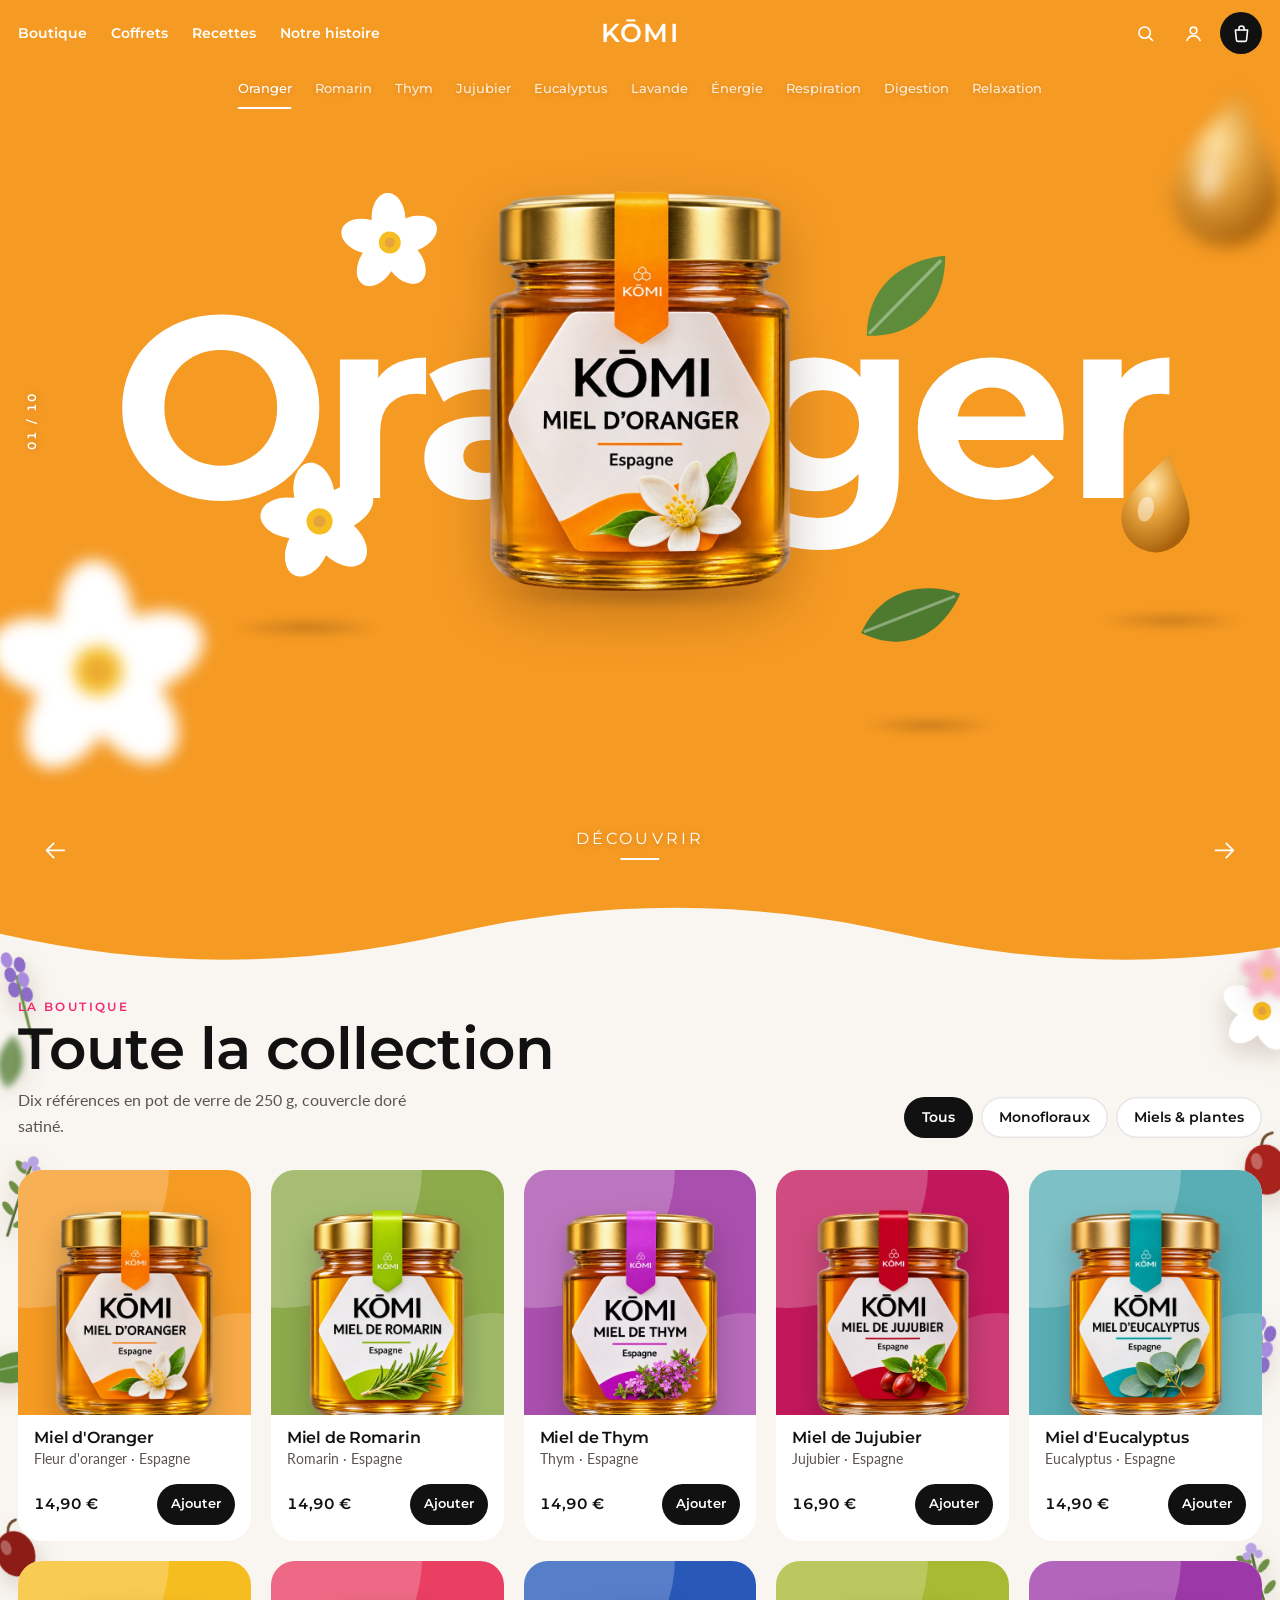
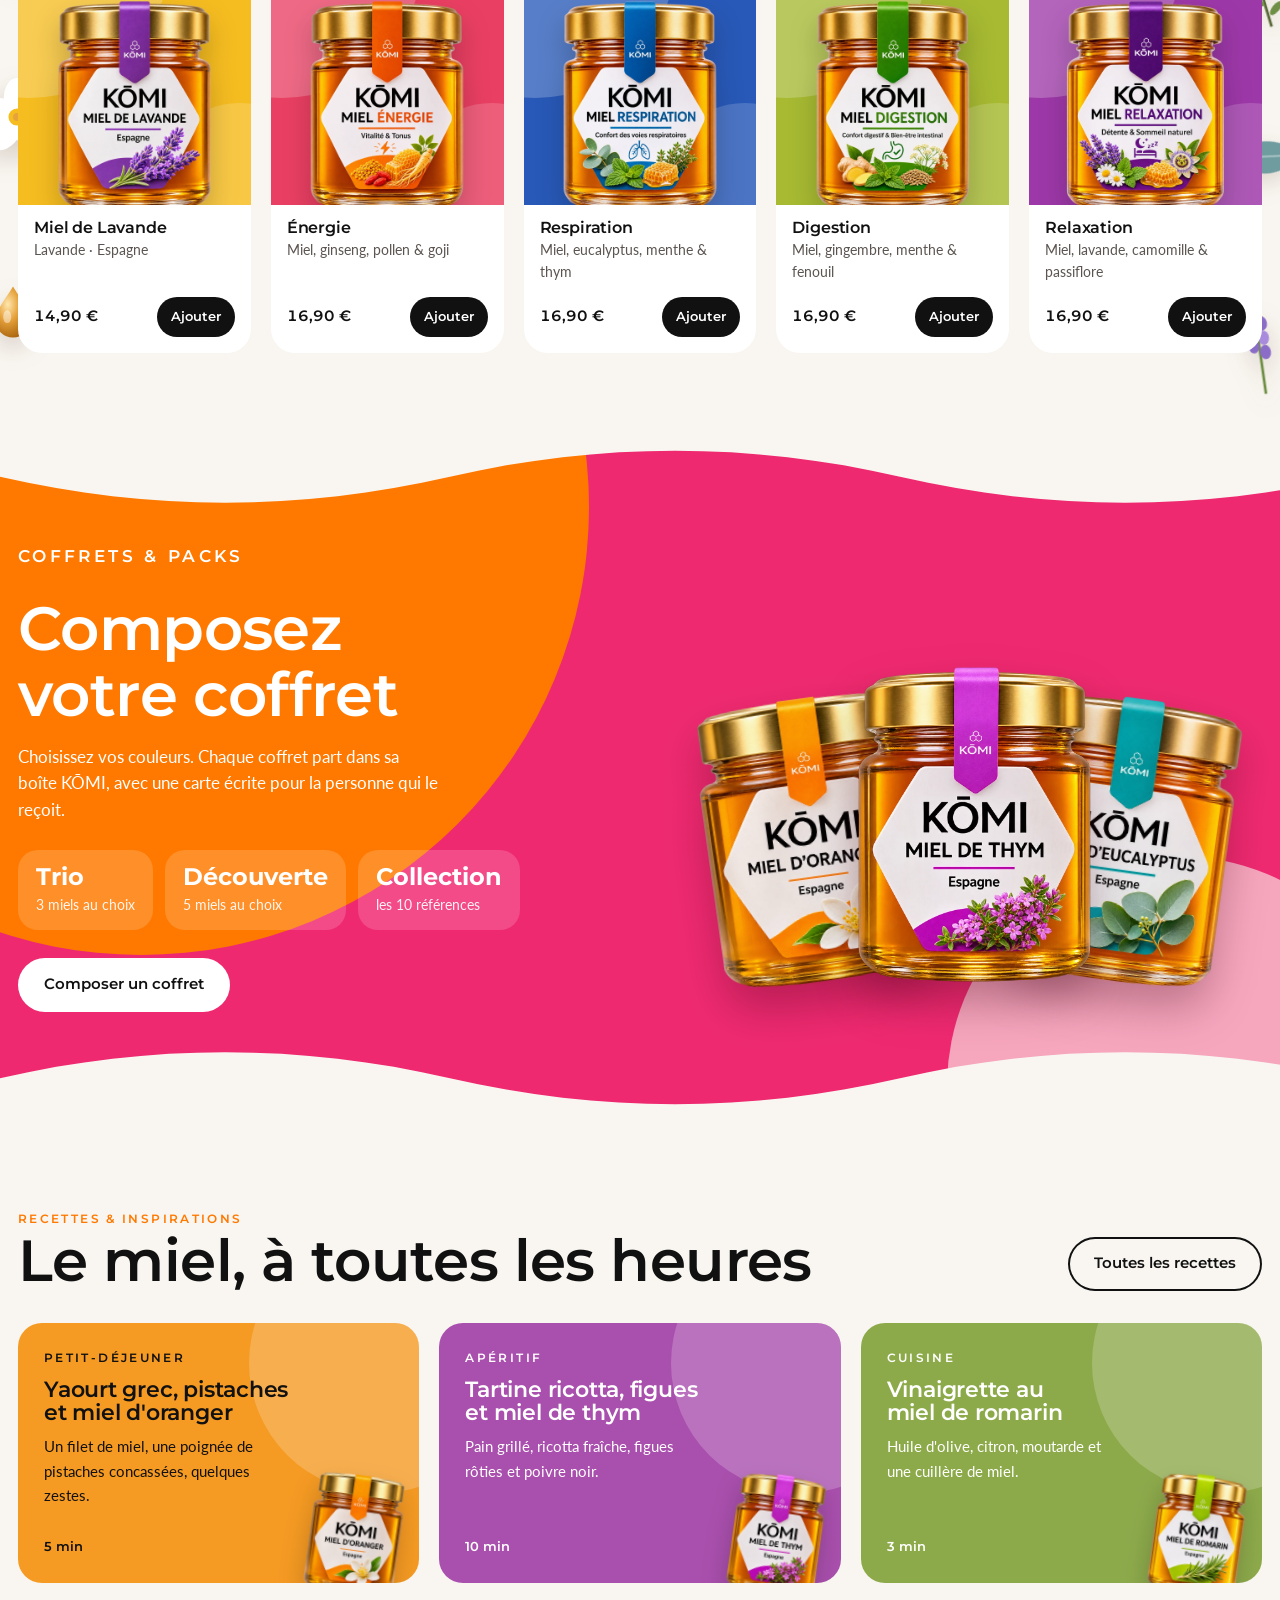
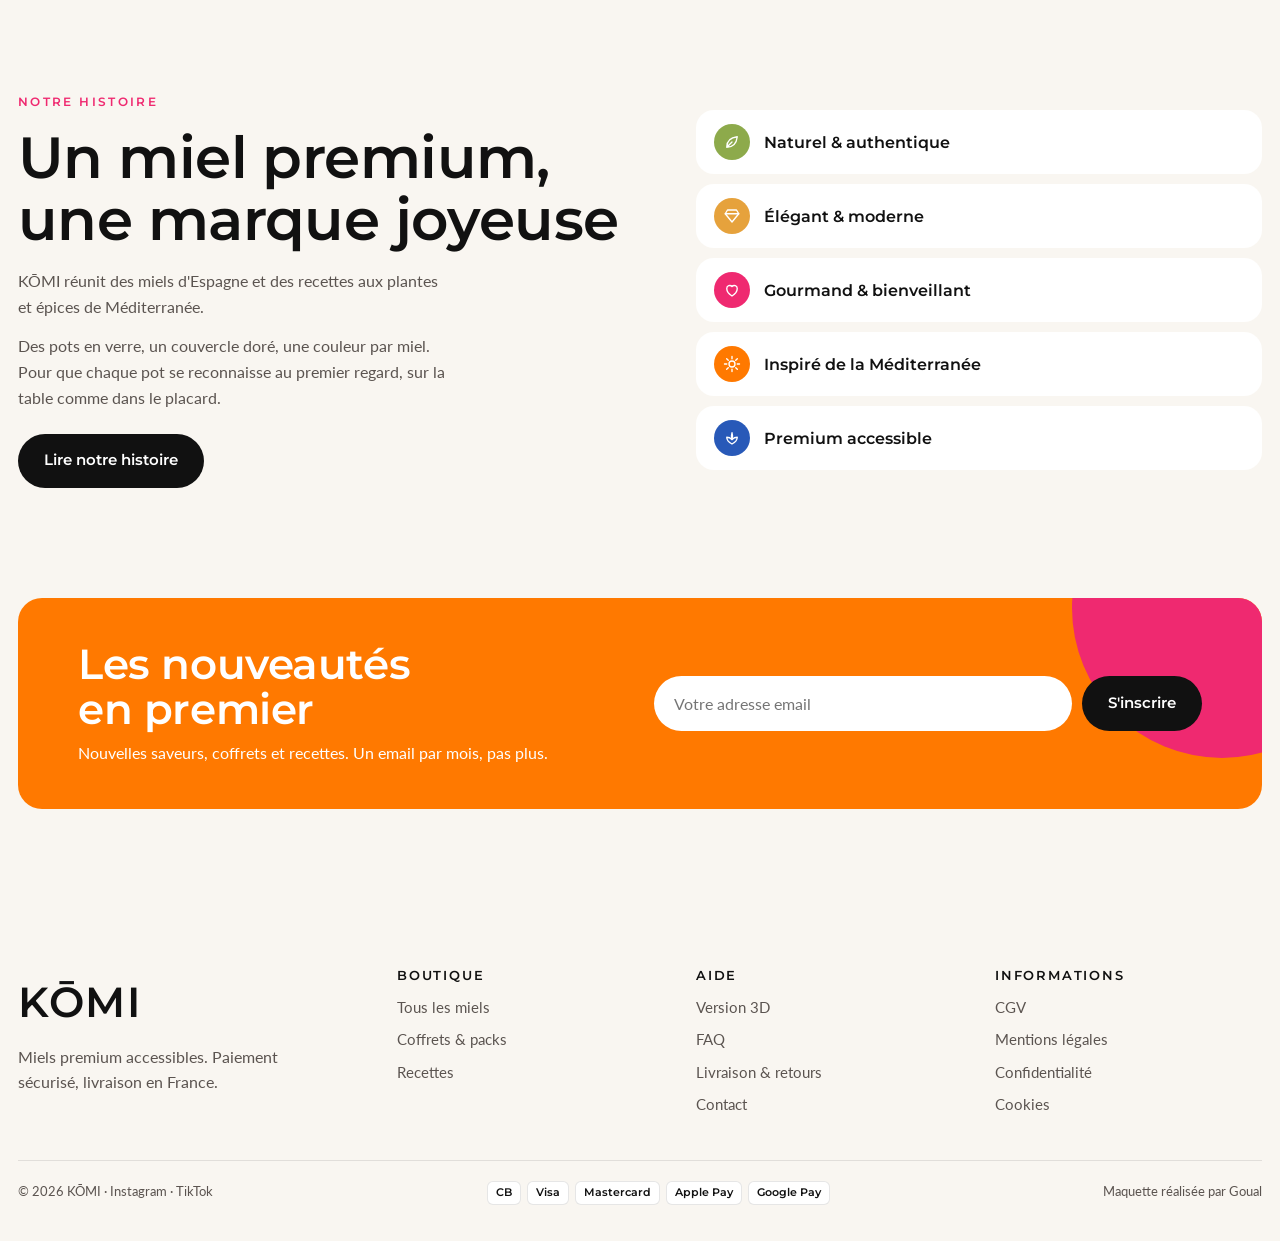
<file: index.html>
<!doctype html>
<html lang="fr">
<head>
<meta charset="utf-8">
<meta name="viewport" content="width=device-width,initial-scale=1,viewport-fit=cover">
<link rel="icon" href="img/favicon.svg" type="image/svg+xml">
<title>KŌMI</title>
<meta name="description" content="KŌMI, des miels premium accessibles. Dix références, une couleur par miel.">
<link rel="preconnect" href="https://fonts.googleapis.com">
<link rel="stylesheet" href="https://fonts.googleapis.com/css2?family=Montserrat:wght@500;600;700;800&family=Lato:wght@400;700&display=swap">
<link rel="stylesheet" href="assets/komi.css?v=1794986432">
<style>
/* ===== Section « slider des miels » (sections/komi-hero-slider.liquid) =====
   Une couleur pleine par miel, le nom en géant derrière le pot, les ingrédients qui flottent.
   Tout est dessiné sur un cadre de 1440 × 900 mis à l'échelle (--u). */
#heroScroll{position:relative}
#hero{position:sticky;top:0;height:100vh;height:100svh;min-height:560px;overflow:hidden;background:#F59A23;user-select:none;-webkit-user-select:none;touch-action:pan-y}
.slide{position:absolute;inset:0;overflow:hidden;visibility:hidden}
.slide.cur{visibility:visible;z-index:2}
.slide.next{visibility:visible;z-index:1}
.frame{position:absolute;width:calc(1440 * var(--u));height:calc(900 * var(--u));left:calc(50% - 720 * var(--u));top:calc(50% - 450 * var(--u) + var(--fy,0px))}
.layer{position:absolute;inset:0;will-change:transform}
.word{position:absolute;left:0;right:0;text-align:center;font-family:var(--title);font-weight:700;line-height:1;white-space:nowrap;color:#fff}
.sh{position:absolute;border-radius:50%;background:radial-gradient(closest-side,rgba(60,30,10,.24),transparent);filter:blur(calc(4 * var(--u)))}
.jar{position:absolute;filter:drop-shadow(0 calc(26 * var(--u)) calc(30 * var(--u)) rgba(70,30,0,.28))}
.jar img{width:100%;height:auto;display:block}
.pc{position:absolute}
.pc.mir{transform:scaleX(-1)}
.pc .in{width:100%;height:100%;animation:bob var(--d,4s) ease-in-out var(--dl,0s) infinite alternate;transform:translateY(calc(-7 * var(--u))) rotate(calc(var(--r,0deg) - 3deg))}
.pc .in>*{width:100%;height:100%;display:block}
.pc .in img{object-fit:contain;filter:drop-shadow(0 calc(10 * var(--u)) calc(10 * var(--u)) rgba(60,30,0,.2))}
.corner .pc{filter:blur(calc(9 * var(--u)))}
@keyframes bob{to{transform:translateY(calc(7 * var(--u))) rotate(calc(var(--r,0deg) + 3deg))}}
.hs-ui{position:absolute;inset:0;z-index:10;pointer-events:none;color:#fff;font-family:var(--title)}
.hs-ui a,.hs-ui button{pointer-events:auto;background:none;border:0;color:#fff;font:inherit;text-shadow:0 1px 6px rgba(90,40,10,.22)}
.tabs{position:absolute;left:50%;transform:translateX(-50%);top:calc(var(--hdr-h,64px) + var(--ann-h,0px) + 6px);display:flex;gap:calc(26 * var(--n));font-weight:500;font-size:calc(15 * var(--n));max-width:calc(100% - 32px);overflow-x:auto;scrollbar-width:none;padding-bottom:8px}
.tabs::-webkit-scrollbar{display:none}
.tabs button{padding:6px 0;white-space:nowrap;opacity:.82;transition:opacity .3s}
.tabs button[aria-current="true"]{opacity:1}
.uline{position:absolute;left:0;bottom:4px;height:2px;border-radius:2px;background:#fff;transition:transform .6s cubic-bezier(.65,0,.35,1),width .6s cubic-bezier(.65,0,.35,1)}
.shop{position:absolute;left:50%;transform:translateX(-50%);bottom:calc(36 * var(--n) + env(safe-area-inset-bottom,0px));font-weight:600;font-size:calc(17 * var(--n));letter-spacing:.2em;text-transform:uppercase;text-decoration:none;padding:calc(10 * var(--n)) calc(16 * var(--n));white-space:nowrap}
.shop::after{content:"";display:block;height:1.5px;background:#fff;margin-top:6px;transform:scaleX(.3);transition:transform .4s cubic-bezier(.65,0,.35,1)}
.shop:hover::after{transform:scaleX(1)}
.arr{position:absolute;bottom:calc(30 * var(--n) + env(safe-area-inset-bottom,0px));width:calc(52 * var(--n));height:calc(52 * var(--n));display:grid;place-items:center;cursor:pointer}
.arr svg{width:calc(28 * var(--n));height:calc(28 * var(--n));fill:none;stroke:#fff;stroke-width:2;stroke-linecap:round;stroke-linejoin:round}
.arr.prev{left:calc(36 * var(--n) + env(safe-area-inset-left,0px))}
.arr.next{right:calc(36 * var(--n) + env(safe-area-inset-right,0px))}
.minfo{display:none}
.scue{position:absolute;right:calc(36 * var(--n) + env(safe-area-inset-right,0px));top:50%;transform:translateY(-50%) rotate(90deg);transform-origin:right center;font-weight:600;font-size:calc(12 * var(--n));letter-spacing:.24em;text-transform:uppercase;text-shadow:0 1px 6px rgba(90,40,10,.22)}
.scue::after{content:"";display:inline-block;width:40px;height:1.5px;background:#fff;margin-left:12px;vertical-align:middle;animation:cue 1.8s ease-in-out infinite}
@keyframes cue{50%{transform:scaleX(.4);transform-origin:left}}
.cnt{position:absolute;left:calc(36 * var(--n) + env(safe-area-inset-left,0px));top:50%;transform:translateY(-50%) rotate(-90deg);transform-origin:left center;font-weight:600;font-size:calc(13 * var(--n));letter-spacing:.2em;font-variant-numeric:tabular-nums;text-shadow:0 1px 6px rgba(90,40,10,.22)}
.rise{opacity:0;translate:0 14px}
.rise.in{opacity:1;translate:0 0;transition:opacity 1s cubic-bezier(.22,.8,.3,1),translate 1s cubic-bezier(.22,.8,.3,1)}
@media (max-width:820px),(orientation:portrait){
  .tabs{gap:20px;font-size:14px;top:calc(var(--hdr-h,56px) + var(--ann-h,0px));justify-content:flex-start;left:0;right:0;transform:none;max-width:none;padding:0 20px 8px}
  .shop{font-size:14px;bottom:calc(24px + env(safe-area-inset-bottom,0px))}
  .arr{width:48px;height:48px;bottom:calc(14px + env(safe-area-inset-bottom,0px))}
  .arr svg{width:24px;height:24px}
  .arr.prev{left:8px}.arr.next{right:8px}
  .cnt{display:none}
  .scue{display:none}
  .minfo{display:flex;flex-direction:column;align-items:center;gap:2px;position:absolute;left:0;right:0;bottom:calc(84px + env(safe-area-inset-bottom,0px));text-align:center;text-shadow:0 1px 6px rgba(90,40,10,.22)}
  .minfo b{font-weight:600;font-size:20px}
  .minfo span{font-family:var(--text);font-size:14px;opacity:.95}
}
@media (prefers-reduced-motion:reduce){.pc .in{animation:none;transform:rotate(var(--r,0deg))}.rise{opacity:1;translate:none}}
/* ===== Coffrets, recettes, histoire, newsletter ===== */
@keyframes driftB{to{transform:translate(8vmax,-6vmax) scale(1.12)}}
@keyframes driftC{to{transform:translate(-7vmax,-9vmax) scale(.9)}}
.gift{position:relative;overflow:hidden;background:var(--fuchsia);color:var(--white)}
.gift .shape{position:absolute;border-radius:50%}
.gift .s1{width:70vmax;height:70vmax;left:-24vmax;top:-30vmax;background:var(--orange);animation:driftB 18s ease-in-out infinite alternate}
.gift .s2{width:36vmax;height:36vmax;right:-10vmax;bottom:-16vmax;background:var(--powder);animation:driftC 14s ease-in-out infinite alternate}
.gift .wrap{position:relative;display:grid;grid-template-columns:1fr 1fr;gap:48px;align-items:center;padding-block:100px}
.gift h2{font-size:clamp(2.2rem,5vw,3.8rem);margin:12px 0 16px}
.gift p{max-width:42ch;margin:0 0 26px;font-size:1.05rem}
.packs{display:flex;gap:12px;flex-wrap:wrap;margin-bottom:28px}
.pack{border-radius:20px;background:rgba(255,255,255,.16);padding:14px 18px;min-width:130px}
.pack b{display:block;font-family:var(--title);font-size:1.5rem;line-height:1.1}
.pack span{font-size:.88rem;opacity:.92}
.trio{position:relative;height:clamp(260px,34vw,420px)}
.trio img{position:absolute;bottom:0;width:38%;filter:drop-shadow(0 22px 22px rgba(60,0,20,.3));will-change:transform}
.trio .t1{left:6%;transform:rotate(-8deg)}
.trio .t2{left:31%;width:42%;z-index:2}
.trio .t3{right:4%;transform:rotate(8deg)}
@media (max-width:860px){.gift .wrap{grid-template-columns:1fr;padding-block:76px;gap:30px}}
.recipes{display:grid;grid-template-columns:repeat(3,minmax(0,1fr));gap:20px}
.recipe{position:relative;border-radius:var(--r);padding:26px;min-height:260px;display:flex;flex-direction:column;gap:10px;overflow:hidden;color:var(--fg);background:var(--c)}
.recipe::before{content:"";position:absolute;width:260px;aspect-ratio:1;border-radius:50%;background:rgba(255,255,255,.2);right:-90px;top:-90px}
.recipe img{position:absolute;right:16px;bottom:-14px;width:96px;transform:rotate(8deg);filter:drop-shadow(0 12px 12px rgba(0,0,0,.2))}
.recipe h3{font-size:1.35rem;max-width:12em;position:relative}
.recipe p{margin:0;max-width:24ch;font-size:.94rem;position:relative}
.recipe .t{margin-top:auto;font-family:var(--title);font-weight:600;font-size:.82rem;position:relative}
@media (max-width:900px){.recipes{grid-template-columns:1fr}.recipe{min-height:200px}}
.story{display:grid;grid-template-columns:1.1fr 1fr;gap:56px;align-items:center}
.story h2{font-size:clamp(2.2rem,5vw,3.6rem);margin:12px 0 18px}
.story p{color:var(--ink-soft);max-width:48ch;margin:0 0 14px}
.values{list-style:none;margin:0;padding:0;display:grid;gap:10px}
.values li{display:flex;align-items:center;gap:14px;background:var(--white);border-radius:18px;padding:14px 18px;font-family:var(--title);font-weight:600}
.values li i{width:36px;height:36px;border-radius:50%;flex:none;display:grid;place-items:center;background:var(--c);color:var(--white)}
.values svg{width:18px;height:18px;fill:none;stroke:currentColor;stroke-width:1.8;stroke-linecap:round;stroke-linejoin:round}
@media (max-width:860px){.story{grid-template-columns:1fr;gap:32px}}
.news{background:var(--orange);color:var(--white);border-radius:var(--r);padding:44px clamp(22px,5vw,60px);display:grid;grid-template-columns:1fr 1fr;gap:28px;align-items:center;position:relative;overflow:hidden}
.news::after{content:"";position:absolute;width:300px;aspect-ratio:1;border-radius:50%;background:var(--fuchsia);right:-110px;top:-140px}
.news h2{font-size:clamp(1.8rem,3.6vw,2.6rem);position:relative}
.news p{margin:8px 0 0;position:relative}
.news form{display:flex;gap:10px;position:relative;z-index:1;flex-wrap:wrap}
.news input{flex:1;min-width:0;border:0;border-radius:999px;padding:15px 20px;font:inherit;color:var(--black);background:var(--white)}
.news .ok{grid-column:1/-1;margin:0;font-family:var(--title);font-weight:600;position:relative}
@media (max-width:760px){.news{grid-template-columns:1fr}.news form{flex-direction:column}.news form .btn{width:100%}}

/* boutique : ingrédients qui flottent sur les côtés */
#boutique{position:relative;isolation:isolate;z-index:1}
#boutique .flo{position:absolute;inset:0;z-index:-1;pointer-events:none;overflow:hidden;--edge:0px}
@media (min-width:1100px){#boutique .flo{--edge:max(0px,calc((100vw - 1240px)/2 - 70px))}#boutique .flo span{width:calc(var(--s) * 1.45)}}
#boutique .flo span{position:absolute;width:var(--s);aspect-ratio:1;animation:flo var(--d) ease-in-out infinite alternate;animation-delay:var(--dl)}
#boutique .flo span svg{width:100%;height:100%;display:block;transform:rotate(var(--r));filter:drop-shadow(0 10px 12px rgba(80,40,10,.18))}
#boutique .flo span.bl svg{filter:blur(3px) drop-shadow(0 10px 12px rgba(80,40,10,.12));opacity:.8}
@keyframes flo{from{transform:translate(0,0) rotate(-6deg)}to{transform:translate(var(--x),-26px) rotate(8deg)}}
@media (max-width:760px){#boutique .flo span{width:calc(var(--s) * .62)}}
@media (prefers-reduced-motion:reduce){#boutique .flo span{animation:none}}

/* vagues entre les sections */
:root{--wh:clamp(34px,6vw,80px);--ww:900px;--wdn:url("data:image/svg+xml,%3Csvg xmlns='http://www.w3.org/2000/svg' viewBox='0 0 720 80' preserveAspectRatio='none'%3E%3Cpath d='M0 0H720V36C600 0 480 0 360 36S120 72 0 36Z'/%3E%3C/svg%3E")}
@media (max-width:760px){:root{--ww:460px;--wh:30px}}
.wave-up{position:relative;z-index:2}
.wave-up::before,.wave-in::after{content:"";position:absolute;left:0;right:0;height:var(--wh);pointer-events:none;-webkit-mask-repeat:repeat-x;mask-repeat:repeat-x;-webkit-mask-size:var(--ww) 100%;mask-size:var(--ww) 100%;animation:waveX 16s linear infinite}
.wave-up::before{top:calc(1px - var(--wh));background:var(--cream);-webkit-mask-image:url("data:image/svg+xml,%3Csvg xmlns='http://www.w3.org/2000/svg' viewBox='0 0 720 80' preserveAspectRatio='none'%3E%3Cpath d='M0 44C120 8 240 8 360 44S600 80 720 44V80H0Z'/%3E%3C/svg%3E");mask-image:url("data:image/svg+xml,%3Csvg xmlns='http://www.w3.org/2000/svg' viewBox='0 0 720 80' preserveAspectRatio='none'%3E%3Cpath d='M0 44C120 8 240 8 360 44S600 80 720 44V80H0Z'/%3E%3C/svg%3E")}
.wave-hero::after{content:"";position:absolute;left:0;right:0;height:var(--wh);pointer-events:none;-webkit-mask-repeat:repeat-x;mask-repeat:repeat-x;-webkit-mask-size:var(--ww) 100%;mask-size:var(--ww) 100%;animation:waveX 16s linear infinite reverse;top:-1px;z-index:3;background:var(--hc,#F59A23);-webkit-mask-image:var(--wdn);mask-image:var(--wdn)}
.wave-in::after{top:-1px;z-index:3;background:var(--cream);-webkit-mask-image:url("data:image/svg+xml,%3Csvg xmlns='http://www.w3.org/2000/svg' viewBox='0 0 720 80' preserveAspectRatio='none'%3E%3Cpath d='M0 0H720V36C600 0 480 0 360 36S120 72 0 36Z'/%3E%3C/svg%3E");mask-image:url("data:image/svg+xml,%3Csvg xmlns='http://www.w3.org/2000/svg' viewBox='0 0 720 80' preserveAspectRatio='none'%3E%3Cpath d='M0 0H720V36C600 0 480 0 360 36S120 72 0 36Z'/%3E%3C/svg%3E");animation-direction:reverse}
@keyframes waveX{to{-webkit-mask-position:var(--ww) 0;mask-position:var(--ww) 0}}
@media (prefers-reduced-motion:reduce){.wave-up::before,.wave-in::after{animation:none}}

</style>
</head>
<body data-page="home">

<div class="announce" id="announce" hidden><span>Livraison en France · Paiement sécurisé · Coffrets cadeaux</span></div>
<header class="hdr clear" id="hdr">
  <div class="wrap">
    <button class="icon burger" aria-label="Ouvrir le menu"><svg viewBox="0 0 24 24"><path d="M4 7h16M4 12h16M4 17h16"/></svg></button>
    <nav><a href="#boutique">Boutique</a><a href="#coffrets">Coffrets</a><a href="#recettes">Recettes</a><a href="#histoire">Notre histoire</a></nav>
    <a class="logo" href="index.html" aria-label="KŌMI, accueil">KŌMI</a>
    <div class="tools">
      <button class="icon hide-s" aria-label="Rechercher"><svg viewBox="0 0 24 24"><circle cx="11" cy="11" r="6.5"/><path d="m20 20-4.2-4.2"/></svg></button>
      <button class="icon hide-s" aria-label="Mon compte"><svg viewBox="0 0 24 24"><circle cx="12" cy="8.5" r="3.8"/><path d="M4.5 20c1.4-3.6 4.2-5.3 7.5-5.3s6.1 1.7 7.5 5.3"/></svg></button>
      <button class="icon cart" aria-label="Panier, 0 article"><svg viewBox="0 0 24 24"><path d="M5 8h14l-1.2 11.2a2 2 0 0 1-2 1.8H8.2a2 2 0 0 1-2-1.8Z"/><path d="M9 8V6.5a3 3 0 0 1 6 0V8"/></svg><span class="n">0</span></button>
    </div>
  </div>
</header>

<main>

<!-- OUVERTURE : slider des miels -->
<section id="heroScroll">
<div id="hero" aria-roledescription="carrousel" aria-label="Nos miels">
  <div id="slides"></div>
  <div class="hs-ui">
    <div class="tabs rise" id="tabs" role="tablist" aria-label="Choisir un miel"><span class="uline" id="uline"></span></div>
    <div class="cnt rise" id="cnt">01 / 10</div>
    <div class="minfo rise" id="minfo"><b></b><span></span></div>
    <a class="shop rise" id="shop" href="produit.html?p=oranger">Découvrir</a>
    <button class="arr prev rise" id="prev" aria-label="Miel précédent"><svg viewBox="0 0 28 28"><path d="M24 14H4M12 6l-8 8 8 8"/></svg></button>
    <button class="arr next rise" id="next" aria-label="Miel suivant"><svg viewBox="0 0 28 28"><path d="M4 14h20M16 6l8 8-8 8"/></svg></button>
  </div>
</div>
</section>


<!-- BOUTIQUE -->
<section class="block wave-hero" id="boutique">
  <div class="flo" id="flo" aria-hidden="true"></div>
  <div class="wrap">
    <div class="head">
      <div><p class="eyebrow" style="color:var(--fuchsia)">La boutique</p><h2>Toute la collection</h2><p>Dix références en pot de verre de 250 g, couvercle doré satiné.</p></div>
      <div class="chips" role="group" aria-label="Filtrer">
        <button class="chip" aria-pressed="true" data-f="all">Tous</button>
        <button class="chip" aria-pressed="false" data-f="mono">Monofloraux</button>
        <button class="chip" aria-pressed="false" data-f="infu">Miels &amp; plantes</button>
      </div>
    </div>
    <div class="grid" id="grid"></div>
  </div>
</section>

<!-- COFFRETS -->
<section class="gift wave-in" id="coffrets">
  <div class="shape s1"></div><div class="shape s2"></div>
  <div class="wrap">
    <div>
      <p class="eyebrow">Coffrets &amp; packs</p>
      <h2>Composez votre coffret</h2>
      <p>Choisissez vos couleurs. Chaque coffret part dans sa boîte KŌMI, avec une carte écrite pour la personne qui le reçoit.</p>
      <div class="packs">
        <div class="pack"><b>Trio</b><span>3 miels au choix</span></div>
        <div class="pack"><b>Découverte</b><span>5 miels au choix</span></div>
        <div class="pack"><b>Collection</b><span>les 10 références</span></div>
      </div>
      <a class="btn light" href="#boutique">Composer un coffret</a>
    </div>
    <div class="trio" id="trio">
      <img class="t1" src="img/jar-oranger.webp" alt="Miel d'Oranger KŌMI" loading="lazy">
      <img class="t2" src="img/jar-thym.webp" alt="Miel de Thym KŌMI" loading="lazy">
      <img class="t3" src="img/jar-eucalyptus.webp" alt="Miel d'Eucalyptus KŌMI" loading="lazy">
    </div>
  </div>
</section>

<!-- RECETTES -->
<section class="block wave-up" id="recettes">
  <div class="wrap">
    <div class="head"><div><p class="eyebrow" style="color:var(--orange)">Recettes &amp; inspirations</p><h2>Le miel, à toutes les heures</h2></div><a class="btn line" href="#recettes">Toutes les recettes</a></div>
    <div class="recipes">
      <article class="recipe" style="--c:#F59A23;--fg:#111"><span class="eyebrow">Petit-déjeuner</span><h3>Yaourt grec, pistaches et miel d'oranger</h3><p>Un filet de miel, une poignée de pistaches concassées, quelques zestes.</p><span class="t">5 min</span><img src="img/jar-oranger.webp" alt="" loading="lazy"></article>
      <article class="recipe" style="--c:#A94FAD;--fg:#fff"><span class="eyebrow">Apéritif</span><h3>Tartine ricotta, figues et miel de thym</h3><p>Pain grillé, ricotta fraîche, figues rôties et poivre noir.</p><span class="t">10 min</span><img src="img/jar-thym.webp" alt="" loading="lazy"></article>
      <article class="recipe" style="--c:#8DAA4B;--fg:#fff"><span class="eyebrow">Cuisine</span><h3>Vinaigrette au miel de romarin</h3><p>Huile d'olive, citron, moutarde et une cuillère de miel.</p><span class="t">3 min</span><img src="img/jar-romarin.webp" alt="" loading="lazy"></article>
    </div>
  </div>
</section>

<!-- HISTOIRE -->
<section class="block" id="histoire" style="padding-top:20px">
  <div class="wrap story">
    <div>
      <p class="eyebrow" style="color:var(--fuchsia)">Notre histoire</p>
      <h2>Un miel premium, une marque joyeuse</h2>
      <p>KŌMI réunit des miels d'Espagne et des recettes aux plantes et épices de Méditerranée.</p>
      <p>Des pots en verre, un couvercle doré, une couleur par miel. Pour que chaque pot se reconnaisse au premier regard, sur la table comme dans le placard.</p>
      <a class="btn dark" href="#histoire" style="margin-top:10px">Lire notre histoire</a>
    </div>
    <ul class="values">
      <li><i style="--c:#8DAA4B"><svg viewBox="0 0 24 24"><path d="M5 19c0-8 5-13 14-14-1 9-6 14-14 14Zm0 0 7-7"/></svg></i>Naturel &amp; authentique</li>
      <li><i style="--c:#E6A23C"><svg viewBox="0 0 24 24"><path d="M6 4h12l3 5-9 11L3 9Z"/><path d="M3 9h18"/></svg></i>Élégant &amp; moderne</li>
      <li><i style="--c:#EF2970"><svg viewBox="0 0 24 24"><path d="M12 20s-7-4.4-7-10a4 4 0 0 1 7-2.6A4 4 0 0 1 19 10c0 5.6-7 10-7 10Z"/></svg></i>Gourmand &amp; bienveillant</li>
      <li><i style="--c:#FF7900"><svg viewBox="0 0 24 24"><circle cx="12" cy="12" r="4"/><path d="M12 2v3M12 19v3M2 12h3M19 12h3M4.9 4.9l2.1 2.1M17 17l2.1 2.1M4.9 19.1 7 17M17 7l2.1-2.1"/></svg></i>Inspiré de la Méditerranée</li>
      <li><i style="--c:#2859B8"><svg viewBox="0 0 24 24"><path d="M12 20c-4-2-7-5-7-9 3 0 5 1 7 3 2-2 4-3 7-3 0 4-3 7-7 9Z"/><path d="M12 14c-1-3-1-6 0-9 1 3 1 6 0 9Z"/></svg></i>Premium accessible</li>
    </ul>
  </div>
</section>

<section class="block" style="padding-top:20px">
  <div class="wrap">
    <div class="news">
      <div><h2>Les nouveautés en premier</h2><p>Nouvelles saveurs, coffrets et recettes. Un email par mois, pas plus.</p></div>
      <form id="newsForm" novalidate>
        <label for="newsMail" class="sr">Votre email</label>
        <input id="newsMail" type="email" placeholder="Votre adresse email" autocomplete="email" required>
        <button class="btn dark" type="submit">S'inscrire</button>
      </form>
      <p class="ok" id="newsOk" hidden></p>
    </div>
  </div>
</section>

</main>

<footer>
  <div class="wrap">
    <div class="cols">
      <div><a class="logo" href="index.html">KŌMI</a><p style="margin:0;color:var(--ink-soft);max-width:30ch">Miels premium accessibles. Paiement sécurisé, livraison en France.</p></div>
      <div><h4>Boutique</h4><ul><li><a href="#boutique">Tous les miels</a></li><li><a href="#coffrets">Coffrets &amp; packs</a></li><li><a href="#recettes">Recettes</a></li></ul></div>
      <div><h4>Aide</h4><ul><li><a href="version-3d.html">Version 3D</a></li><li><a href="#">FAQ</a></li><li><a href="#">Livraison &amp; retours</a></li><li><a href="#">Contact</a></li></ul></div>
      <div><h4>Informations</h4><ul><li><a href="#">CGV</a></li><li><a href="#">Mentions légales</a></li><li><a href="#">Confidentialité</a></li><li><a href="#">Cookies</a></li></ul></div>
    </div>
    <div class="fine"><span>© 2026 KŌMI · Instagram · TikTok</span><span class="pay"><span>CB</span><span>Visa</span><span>Mastercard</span><span>Apple Pay</span><span>Google Pay</span></span><span>Maquette réalisée par Goual</span></div>
  </div>
</footer>

<script src="assets/komi.js?v=1794986432"></script>
<script>
/* ======================== ACCUEIL ======================== */
const clamp = (v,a=0,b=1) => Math.min(b,Math.max(a,v));
const ann = $("#announce"), hdr = $("#hdr");
function setAnn(){ document.documentElement.style.setProperty("--ann-h", ann.offsetHeight + "px"); document.documentElement.style.setProperty("--hdr-h", hdr.offsetHeight + "px"); }

/* ---------- ingrédients ----------
   Dès que les photos détourées existent, on les déclare dans INGREDIENT_IMAGES (assets/komi.js)
   et elles remplacent automatiquement les dessins provisoires ci-dessous. */
let gid = 0;
const ART = {
  drop: () => { const g = "g"+(gid++); return `<svg viewBox="0 0 100 100"><defs><radialGradient id="${g}" cx="35%" cy="35%" r="70%"><stop offset="0" stop-color="#FFE7AE"/><stop offset=".45" stop-color="#E6A23C"/><stop offset="1" stop-color="#A9620C"/></radialGradient></defs><path d="M50 6C66 32 80 48 80 64a30 30 0 0 1-60 0c0-16 14-32 30-58Z" fill="url(#${g})"/><ellipse cx="40" cy="58" rx="7" ry="11" fill="#fff" opacity=".45"/></svg>`; },
  blossom: (c="#fff") => `<svg viewBox="0 0 100 100"><g transform="translate(50 50)">${[0,72,144,216,288].map(a=>`<ellipse rx="17" ry="26" cy="-24" fill="${c}" transform="rotate(${a})"/>`).join("")}<circle r="11" fill="#F6BD21"/><circle r="5" fill="#E6A23C"/></g></svg>`,
  leaf: (c="#5E8C3A") => `<svg viewBox="0 0 100 100"><path d="M12 82C14 40 44 14 88 12 86 56 58 86 12 82Z" fill="${c}"/><path d="M14 80 84 16" stroke="#fff" stroke-opacity=".35" stroke-width="3" fill="none"/></svg>`,
  sprig: (c="#6E8F45", f="#B98BD6") => `<svg viewBox="0 0 100 100"><path d="M50 96C50 70 48 40 52 6" stroke="#5a6b3a" stroke-width="3" fill="none"/>${[18,30,42,54,66,78].map((y,i)=>`<ellipse cx="${i%2?60:41}" cy="${y}" rx="9" ry="4" fill="${c}" transform="rotate(${i%2?-35:35} ${i%2?60:41} ${y})"/>`).join("")}<circle cx="52" cy="8" r="6" fill="${f}"/><circle cx="45" cy="15" r="4.5" fill="${f}"/><circle cx="58" cy="16" r="4.5" fill="${f}"/></svg>`,
  lavender: () => `<svg viewBox="0 0 100 100"><path d="M50 98V30" stroke="#6E8F45" stroke-width="3"/>${[8,16,24,32,40,48].map((y,i)=>`<ellipse cx="${i%2?56:44}" cy="${y+4}" rx="6" ry="8" fill="${i%3?"#8B6CC7":"#A98BDE"}"/>`).join("")}</svg>`,
  berry: (c="#A8231C") => `<svg viewBox="0 0 100 100"><path d="M50 22c3-10 10-14 18-14" stroke="#6b4a2a" stroke-width="4" fill="none" stroke-linecap="round"/><ellipse cx="50" cy="58" rx="30" ry="36" fill="${c}"/><ellipse cx="39" cy="44" rx="8" ry="12" fill="#fff" opacity=".3"/></svg>`,
  slice: () => `<svg viewBox="0 0 100 100"><circle cx="50" cy="50" r="44" fill="#F4D23C"/><circle cx="50" cy="50" r="38" fill="#FFF3B0"/>${[0,1,2,3,4,5,6,7].map(i=>`<path d="M50 50 L${50+34*Math.cos(i*Math.PI/4+.2)} ${50+34*Math.sin(i*Math.PI/4+.2)} A34 34 0 0 1 ${50+34*Math.cos((i+1)*Math.PI/4-.2)} ${50+34*Math.sin((i+1)*Math.PI/4-.2)}Z" fill="#F7DC5A"/>`).join("")}<circle cx="50" cy="50" r="5" fill="#fff"/></svg>`,
  chunk: (c="#D9B36C") => `<svg viewBox="0 0 100 100"><path d="M18 52c-4-18 10-30 24-28 6-12 24-14 32-2 14 2 20 18 12 30 6 14-6 28-22 24-10 10-28 8-34-4-12-2-16-12-12-20Z" fill="${c}"/><path d="M34 40c8-4 20-4 30 2" stroke="#fff" stroke-opacity=".3" stroke-width="4" fill="none" stroke-linecap="round"/></svg>`,
  seed: (c="#9BA84A") => `<svg viewBox="0 0 100 100">${[[40,40,20],[60,36,-30],[52,58,60],[34,62,10],[66,60,-10],[48,24,40]].map(([x,y,r])=>`<ellipse cx="${x}" cy="${y}" rx="11" ry="5" fill="${c}" transform="rotate(${r} ${x} ${y})"/>`).join("")}</svg>`,
  thread: () => `<svg viewBox="0 0 100 100" fill="none" stroke-linecap="round"><path d="M20 84C30 60 40 40 58 14" stroke="#C4241C" stroke-width="5"/><path d="M38 90C44 64 56 46 80 26" stroke="#D8402A" stroke-width="4.5"/><path d="M14 64C32 52 50 46 72 46" stroke="#B51B14" stroke-width="4"/></svg>`,
};
/* 7 emplacements par miel : 5 nets autour du pot, 2 flous dans les coins (repris du slider de référence) */
const SPOTS = [
  { x:383, y:168, w:112, r:0 }, { x:958, y:226, w:122, r:0 }, { x:292, y:470, w:134, r:-8 },
  { x:1240, y:452, w:128, r:15 }, { x:965, y:586, w:116, r:24 },
  { x:-15, y:580, w:250, r:0, corner:true }, { x:1282, y:40, w:200, r:10, corner:true },
];
const PIECES = {
  oranger:     [["blossom"],["leaf","#5E8C3A"],["blossom"],["drop"],["leaf","#4E7A30"],["blossom"],["drop"]],
  romarin:     [["sprig","#6E8F45","#B9A3E3"],["drop"],["sprig","#6E8F45","#B9A3E3"],["blossom","#D9C9F2"],["drop"],["sprig","#6E8F45","#B9A3E3"],["drop"]],
  thym:        [["sprig","#5F7F3A","#C79BDE"],["drop"],["sprig","#5F7F3A","#C79BDE"],["drop"],["sprig","#5F7F3A","#C79BDE"],["sprig","#5F7F3A","#C79BDE"],["drop"]],
  jujubier:    [["berry"],["leaf","#4E7A30"],["berry","#8E1C16"],["drop"],["berry"],["berry"],["leaf","#4E7A30"]],
  eucalyptus:  [["leaf","#6F9C9F"],["drop"],["leaf","#7FA9A4"],["leaf","#5E8E91"],["drop"],["leaf","#6F9C9F"],["drop"]],
  lavande:     [["lavender"],["drop"],["lavender"],["lavender"],["drop"],["lavender"],["drop"]],
  energie:     [["berry","#D7262B"],["seed","#E9B526"],["chunk","#E8D3A6"],["drop"],["berry","#D7262B"],["chunk","#E8D3A6"],["seed","#E9B526"]],
  respiration: [["leaf","#7FA9A4"],["leaf","#4E9A4A"],["sprig","#5F7F3A","#C79BDE"],["drop"],["leaf","#7FA9A4"],["sprig","#5F7F3A","#C79BDE"],["drop"]],
  digestion:   [["chunk","#E2C27E"],["leaf","#4E9A4A"],["seed","#B39A5E"],["drop"],["chunk","#E2C27E"],["seed","#B39A5E"],["drop"]],
  relaxation:  [["lavender"],["blossom"],["leaf","#4E9A4A"],["drop"],["blossom"],["lavender"],["drop"]],
};
const SHADOWS = [[345,650,170,24],[720,612,330,32],[1318,642,160,22],[1045,760,150,22]];
const JAR = { x:540, y:150, w:360 };
const FACT = { word:.40, shadow:.30, jar:.15, fruit:.55, corner:.75 };

/* ---------- construction des diapositives ---------- */
const hero = $("#hero"), slidesEl = $("#slides"), tabs = $("#tabs"), uline = $("#uline");
const N = PRODUCTS.length;
const slides = PRODUCTS.map((p,i)=>{
  const imgs = (INGREDIENT_IMAGES[p.id]||[]);
  const piece = (k, s) => {
    const [kind, ...args] = PIECES[p.id][k];
    const art = imgs.length ? `<img src="${imgs[k % imgs.length]}" alt="">` : ART[kind](...args);
    const d = (3.2 + Math.random()*1.8).toFixed(2), dl = (-Math.random()*4).toFixed(2);
    return `<div class="pc${k===0 && kind==="leaf" ? " mir" : ""}" style="left:calc(${s.x} * var(--u));top:calc(${s.y} * var(--u));width:calc(${s.w} * var(--u));height:calc(${s.w} * var(--u))"><div class="in" style="--r:${s.r}deg;--d:${d}s;--dl:${dl}s">${art}</div></div>`;
  };
  const el = document.createElement("div");
  el.className = "slide" + (i ? "" : " cur"); el.style.background = p.color;
  el.setAttribute("role","group"); el.setAttribute("aria-roledescription","diapositive"); el.setAttribute("aria-label", `${i+1} sur ${N} : ${p.name}`);
  el.innerHTML = `<div class="frame">
    <div class="layer" data-l="word"><div class="word" aria-hidden="true">${p.name.replace(/^Miel (d'|de )/i,"")}</div></div>
    <div class="layer" data-l="shadow">${SHADOWS.map(([cx,cy,w,h])=>`<div class="sh" style="left:calc(${cx-w/2} * var(--u));top:calc(${cy-h/2} * var(--u));width:calc(${w} * var(--u));height:calc(${h} * var(--u))"></div>`).join("")}</div>
    <div class="layer" data-l="jar"><div class="jar" style="left:calc(${JAR.x} * var(--u));top:calc(${JAR.y} * var(--u));width:calc(${JAR.w} * var(--u))"><img src="${jarSrc(p)}" alt="${p.name}, pot de 250 g" ${i>1?'loading="lazy"':""}></div></div>
    <div class="layer" data-l="fruit">${SPOTS.slice(0,5).map((s,k)=>piece(k,s)).join("")}</div>
    <div class="layer corner" data-l="corner">${SPOTS.slice(5).map((s,k)=>piece(k+5,s)).join("")}</div>
  </div>`;
  slidesEl.appendChild(el);
  tabs.insertAdjacentHTML("beforeend", `<button role="tab" data-i="${i}" aria-current="${i===0}">${p.name.replace(/^Miel (d'|de )/i,"")}</button>`);
  return { el, frame: el.querySelector(".frame"), word: el.querySelector(".word"), layers: [...el.querySelectorAll(".layer")] };
});
const tabBtns = $$("button", tabs);

/* ---------- mise à l'échelle (cadre 1440 × 900) ---------- */
let U = 1, mobile = false;
const mctx = document.createElement("canvas").getContext("2d");
function ink(word, ls){ mctx.font = `700 100px Montserrat, Arial, sans-serif`; const m = mctx.measureText(word); return (m.actualBoundingBoxLeft + m.actualBoundingBoxRight) + ls*100*(word.length-1); }
function layout(){
  setAnn();
  const W = hero.clientWidth, H = hero.clientHeight;
  mobile = W <= 820 || H > W;
  U = mobile ? Math.min(W/640, (H-200)/620) : Math.min(W/1440, H/900);
  hero.style.setProperty("--u", U + "px");
  hero.style.setProperty("--fy", mobile ? "18px" : "0px");
  hero.style.setProperty("--n", mobile ? "1px" : clamp(Math.min(W/1440, H/900), .55, 1.3) + "px");
  const visible = mobile ? Math.min(1440, W/U) * .92 : 1180;
  slides.forEach(s=>{
    const t = s.word.textContent; let F = 420, ls = .005;
    if(ink(t, ls) * F/100 > visible){ ls = -.03; F = Math.min(420, visible / (ink(t, ls)/100)); }
    const base = 403.5 + .70*F/2;
    s.word.style.fontSize = `calc(${F.toFixed(1)} * var(--u))`;
    s.word.style.letterSpacing = ls + "em";
    s.word.style.top = `calc(${(base - .8585*F).toFixed(1)} * var(--u))`;
  });
  moveLine(cur, true);
}
function moveLine(i, instant){
  const b = tabBtns[i];
  if(instant) uline.style.transition = "none";
  uline.style.width = b.offsetWidth + "px"; uline.style.transform = `translateX(${b.offsetLeft}px)`;
  if(instant){ uline.offsetWidth; uline.style.transition = ""; }
  // garder l'onglet actif visible sur mobile
  const l = b.offsetLeft - tabs.clientWidth/2 + b.offsetWidth/2; tabs.scrollTo({ left:l, behavior: instant || reduceMotion ? "auto" : "smooth" });
}

/* ---------- transition (balayage mesuré + parallaxe) ---------- */
const CT = [0,.031,.134,.206,.278,.34,.412,.485,.546,.583,.62,.69,.79,.85,.93,1];
const CC = [0,.006,.012,.023,.047,.07,.105,.158,.246,.55,.825,.9,.94,.956,.975,1];
function cover(t){ if(t<=0) return 0; if(t>=1) return 1; let i = 0; while(CT[i+1] < t) i++; const k = (t-CT[i])/(CT[i+1]-CT[i]), s = k*k*(3-2*k); return CC[i] + (CC[i+1]-CC[i])*s; }
const easeOutQuad = k => 1-(1-k)*(1-k);
let cur = 0, busy = false;
const DUR = matchMedia("(pointer:coarse)").matches ? 720 : 970;
function setUI(i){
  tabBtns.forEach((b,k)=>b.setAttribute("aria-current", String(k===i)));
  moveLine(i);
  $("#boutique").style.setProperty("--hc", PRODUCTS[i].color);
  $("#cnt").textContent = `${String(i+1).padStart(2,"0")} / ${N}`;
  $("#minfo b").textContent = PRODUCTS[i].name; $("#minfo span").textContent = `${PRODUCTS[i].ing} · ${euro(PRODUCTS[i].price)}`;
  const s = $("#shop"); s.href = `produit.html?p=${PRODUCTS[i].id}`; s.setAttribute("aria-label", `Découvrir le ${PRODUCTS[i].name}`);
}
function goTo(j, dir){
  if(busy || j===cur) return;
  const A = slides[cur], B = slides[j]; setUI(j);
  if(reduceMotion){ A.el.className = "slide"; B.el.className = "slide cur"; cur = j; return; }
  busy = true; B.el.className = "slide next";
  const FW = 1440*U, t0 = performance.now();
  B.layers.forEach(l=>l.style.transform = `translateX(${dir*FACT[l.dataset.l]*FW}px)`);
  (function step(now){
    const t = (now - t0)/DUR, c = cover(t);
    if(t < 1){
      A.el.style.clipPath = dir>0 ? `inset(0 ${c*100}% 0 0)` : `inset(0 0 0 ${c*100}%)`;
      A.layers.forEach(l=>l.style.transform = `translateX(${-dir*c*.14*FW}px)`);
    } else if(A.el.className !== "slide"){ A.el.className = "slide"; A.el.style.clipPath = ""; A.layers.forEach(l=>l.style.transform = ""); B.el.className = "slide cur"; }
    const k = easeOutQuad(clamp((t-.5)/.42));
    B.layers.forEach(l=>l.style.transform = `translateX(${dir*(1-k)*FACT[l.dataset.l]*FW}px)`);
    if(k < 1 || t < 1) requestAnimationFrame(step);
    else { B.layers.forEach(l=>l.style.transform = ""); cur = j; busy = false; }
  })(t0);
}

/* ---------- commandes ---------- */
let lastAct = 0; const touch = () => lastAct = performance.now();
/* le scroll pilote le slider : chaque tranche de 70 % d'écran = un miel */
const heroScroll = $("#heroScroll");
/* carrousel automatique : défile tout seul, on change de miel au glissé gauche/droite, aux flèches ou aux onglets */
heroScroll.style.setProperty("--steps", 0);
let pend = null, pendDir = 1;
(function follow(){
  if(!busy && pend !== null){ const t = pend; pend = null; if(t !== cur) goTo(t, pendDir); }
  requestAnimationFrame(follow);
})();
const AUTO = 4500, IDLE = 7000;
setInterval(()=>{
  if(document.hidden || busy || reduceMotion) return;
  if(performance.now() - lastAct < IDLE) return;
  const r = hero.getBoundingClientRect(); if(r.bottom < innerHeight * .4 || r.top > innerHeight * .6) return;
  go(cur + 1, 1);
}, AUTO);
const go = (j, dir) => { j = (j + N) % N; if(busy){ pend = j; pendDir = dir; return; } goTo(j, dir); };
const next = () => go(cur + 1, 1), prev = () => go(cur - 1, -1);
$("#next").addEventListener("click", ()=>{ touch(); next(); });
$("#prev").addEventListener("click", ()=>{ touch(); prev(); });
tabBtns.forEach(b=>b.addEventListener("click", ()=>{ touch(); const i = +b.dataset.i; go(i, i > cur ? 1 : -1); }));

addEventListener("keydown", e=>{ if(hero.getBoundingClientRect().bottom < 100) return; if(e.key==="ArrowRight"){ touch(); next(); } if(e.key==="ArrowLeft"){ touch(); prev(); } });
/* glisser de droite à gauche (doigt ou souris) */
let sx = null, sy = 0;
hero.addEventListener("touchstart", e=>{ if(e.target.closest("a,button")) return; sx = e.touches[0].clientX; sy = e.touches[0].clientY; }, {passive:true});
hero.addEventListener("touchend", e=>{ if(sx===null) return; const t = e.changedTouches[0], dx = t.clientX - sx, dy = t.clientY - sy; sx = null; if(Math.abs(dx) > 40 && Math.abs(dx) > Math.abs(dy)*1.2){ touch(); dx < 0 ? next() : prev(); } }, {passive:true});
let mx = null, my = 0;
hero.addEventListener("pointerdown", e=>{ if(e.pointerType==="touch" || e.target.closest("a,button")) return; mx = e.clientX; my = e.clientY; });
addEventListener("pointerup", e=>{ if(mx===null) return; const dx = e.clientX - mx, dy = e.clientY - my; mx = null; if(Math.abs(dx) > 45 && Math.abs(dx) > Math.abs(dy)){ touch(); dx < 0 ? next() : prev(); } });
/* pavé tactile : glissé horizontal à deux doigts */
let wAcc = 0, wLock = 0;
hero.addEventListener("wheel", e=>{ if(Math.abs(e.deltaX) <= Math.abs(e.deltaY)) return; e.preventDefault(); if(performance.now() < wLock) return; wAcc += e.deltaX; if(Math.abs(wAcc) > 60){ wAcc > 0 ? next() : prev(); wAcc = 0; wLock = performance.now() + 700; } }, {passive:false});


/* ---------- ouverture ---------- */
function reveal(){
  layout();
  if(!reduceMotion){
    const FW = 1440*U, ease = "cubic-bezier(.22,.8,.3,1)";
    slides[0].layers.forEach(l=>l.animate([{ transform:`translateX(${FACT[l.dataset.l]*FW}px)` },{ transform:"translateX(0)" }], { duration:900, easing:ease }));
  }
  $$(".rise", hero).forEach((el,i)=>setTimeout(()=>el.classList.add("in"), reduceMotion ? 0 : 250 + i*80));
}
(document.fonts ? document.fonts.ready : Promise.resolve()).then(reveal);
setTimeout(()=>$$(".rise", hero).forEach(el=>el.classList.add("in")), 3000);
addEventListener("resize", layout); layout(); setUI(0);

/* ---------- en-tête : transparent sur le slider ---------- */
function headerFrame(){
  hdr.style.top = Math.max(0, ann.offsetHeight - scrollY) + "px";
  hdr.classList.toggle("clear", heroScroll.getBoundingClientRect().bottom > hdr.offsetHeight + 10);
  requestAnimationFrame(headerFrame);
}
requestAnimationFrame(headerFrame);

/* ---------- BOUTIQUE ---------- */
const grid = $("#grid"); grid.innerHTML = PRODUCTS.map(cardHTML).join("");
$$(".chip").forEach(ch=>ch.addEventListener("click", ()=>{
  $$(".chip").forEach(c=>c.setAttribute("aria-pressed", String(c===ch)));
  $$(".card", grid).forEach(c=>{ c.hidden = !(ch.dataset.f==="all" || c.dataset.fam===ch.dataset.f); });
}));
const trio = $("#trio"), trioImgs = $$("img", trio);
function trioFrame(){
  const r = trio.getBoundingClientRect(); if(r.bottom < 0 || r.top > innerHeight) return;
  const p = clamp(1 - (r.top + r.height/2) / innerHeight);
  trioImgs[0].style.transform = `translateX(${-p*18}%) rotate(${-8 - p*6}deg)`;
  trioImgs[1].style.transform = `translateY(${-p*10}%)`;
  trioImgs[2].style.transform = `translateX(${p*18}%) rotate(${8 + p*6}deg)`;
}
$("#newsForm").addEventListener("submit", e=>{
  e.preventDefault(); const v = $("#newsMail").value.trim(), ok = $("#newsOk"); ok.hidden = false;
  ok.textContent = /.+@.+\..+/.test(v) ? "Merci, vous recevrez nos nouveautés." : "Entrez une adresse email complète, par exemple prenom@exemple.fr.";
});

/* ---------- boucle ---------- */
function loop(){ trioFrame(); requestAnimationFrame(loop); }
requestAnimationFrame(loop);
</script>
<script>
/* ingrédients flottants autour de la boutique */
(()=>{const box=document.getElementById("flo");if(!box||typeof ART==="undefined")return;
const items=[
 ["lavender",[],"l",4,96,-14],["blossom",[],"r",6,84,10],["sprig",["#6E8F45","#B9A3E3"],"l",22,90,18],["berry",[],"r",20,70,-10],
 ["leaf",["#5E8C3A"],"l",38,66,30],["lavender",[],"r",36,100,12],["berry",["#8E1C16"],"l",54,64,-20],["blossom",[],"l",68,78,0],
 ["sprig",["#6E8F45","#B9A3E3"],"r",56,92,-16],["leaf",["#6F9C9F"],"r",72,70,40],["drop",[],"l",86,58,0],["lavender",[],"r",88,90,-8],
 ["blossom",["#F6A6BD"],"r",4,56,0],["leaf",["#4E7A30"],"l",12,52,-40]];
box.innerHTML=items.map(([k,a,side,top,s,r],i)=>{const off=side==="l"?`left:calc(var(--edge) - ${s*.28}px)`:`right:calc(var(--edge) - ${s*.28}px)`;
 return `<span class="${i>11?"bl":""}" style="${off};top:${top}%;--s:${s}px;--r:${r}deg;--d:${5+i%4*1.3}s;--dl:-${i*.7}s;--x:${side==="l"?10:-10}px">${ART[k](...a)}</span>`}).join("");
})();
</script>
</body>
</html>
</file>
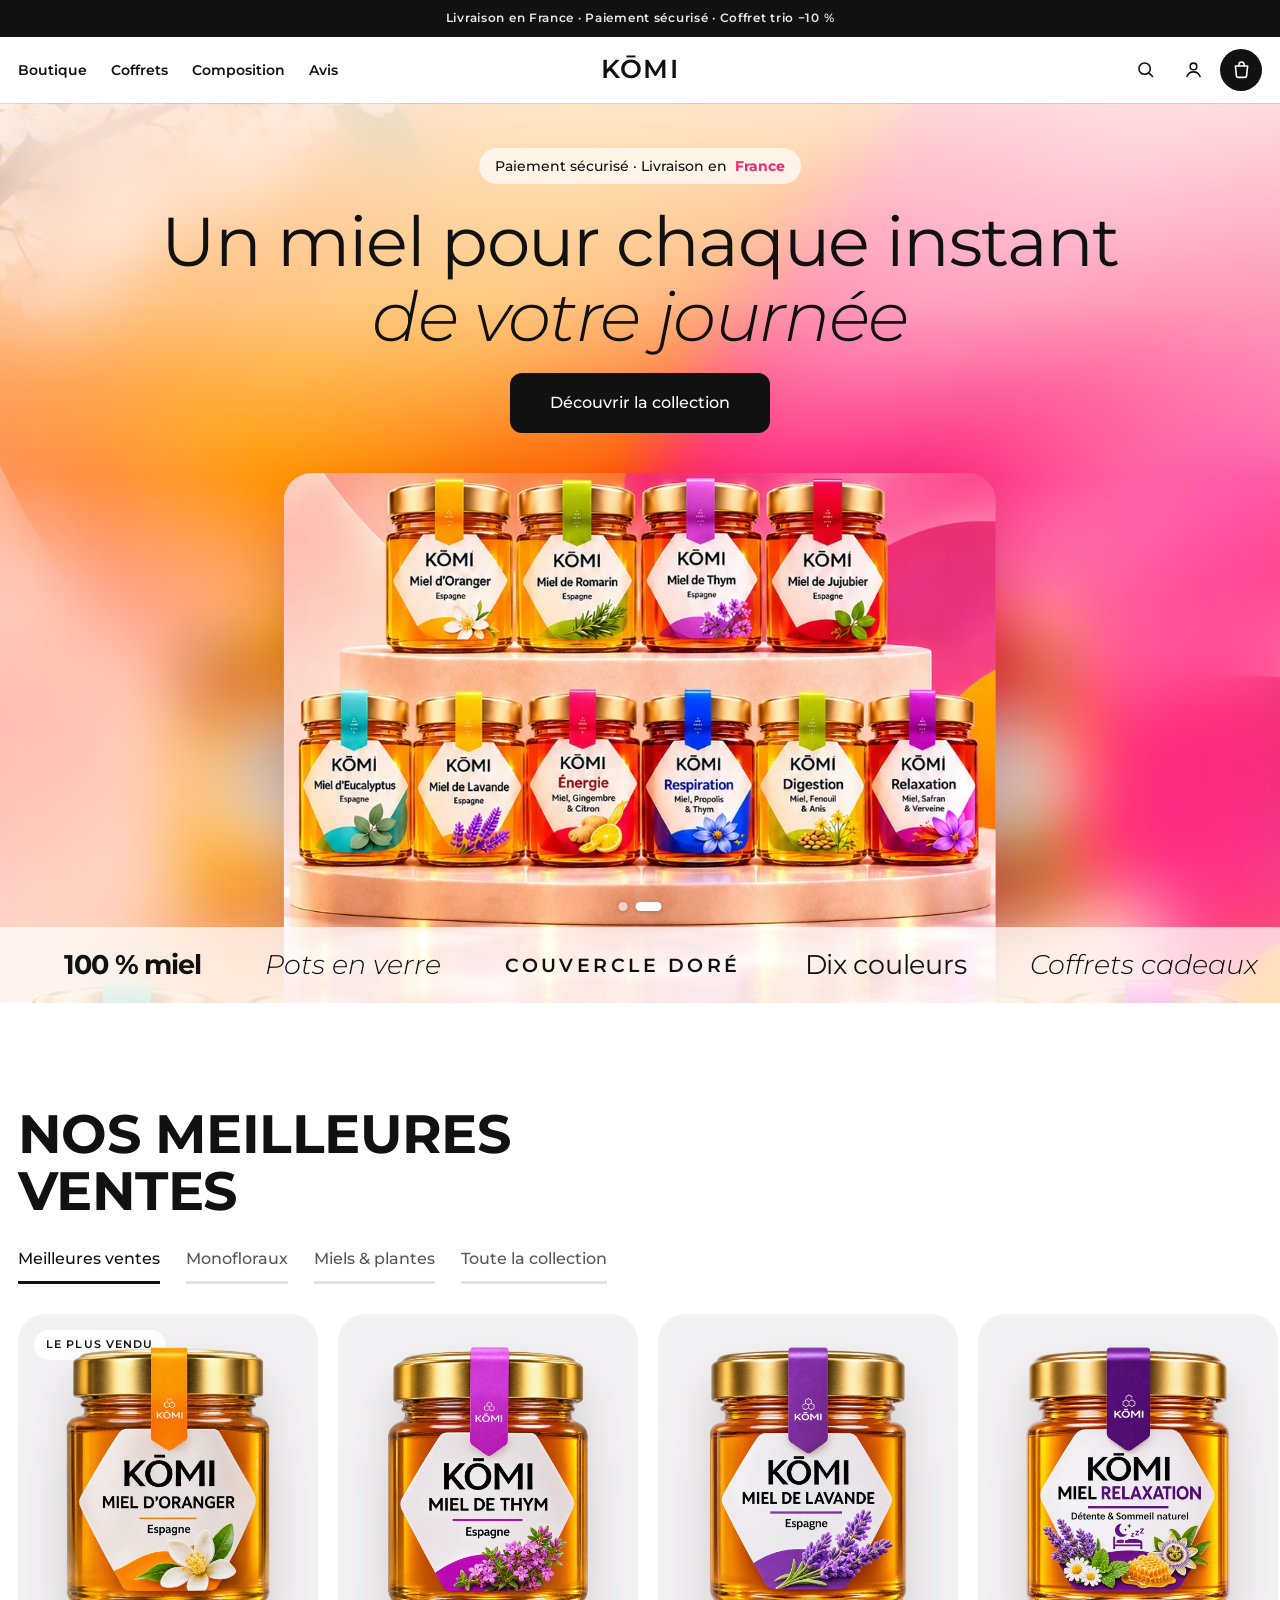
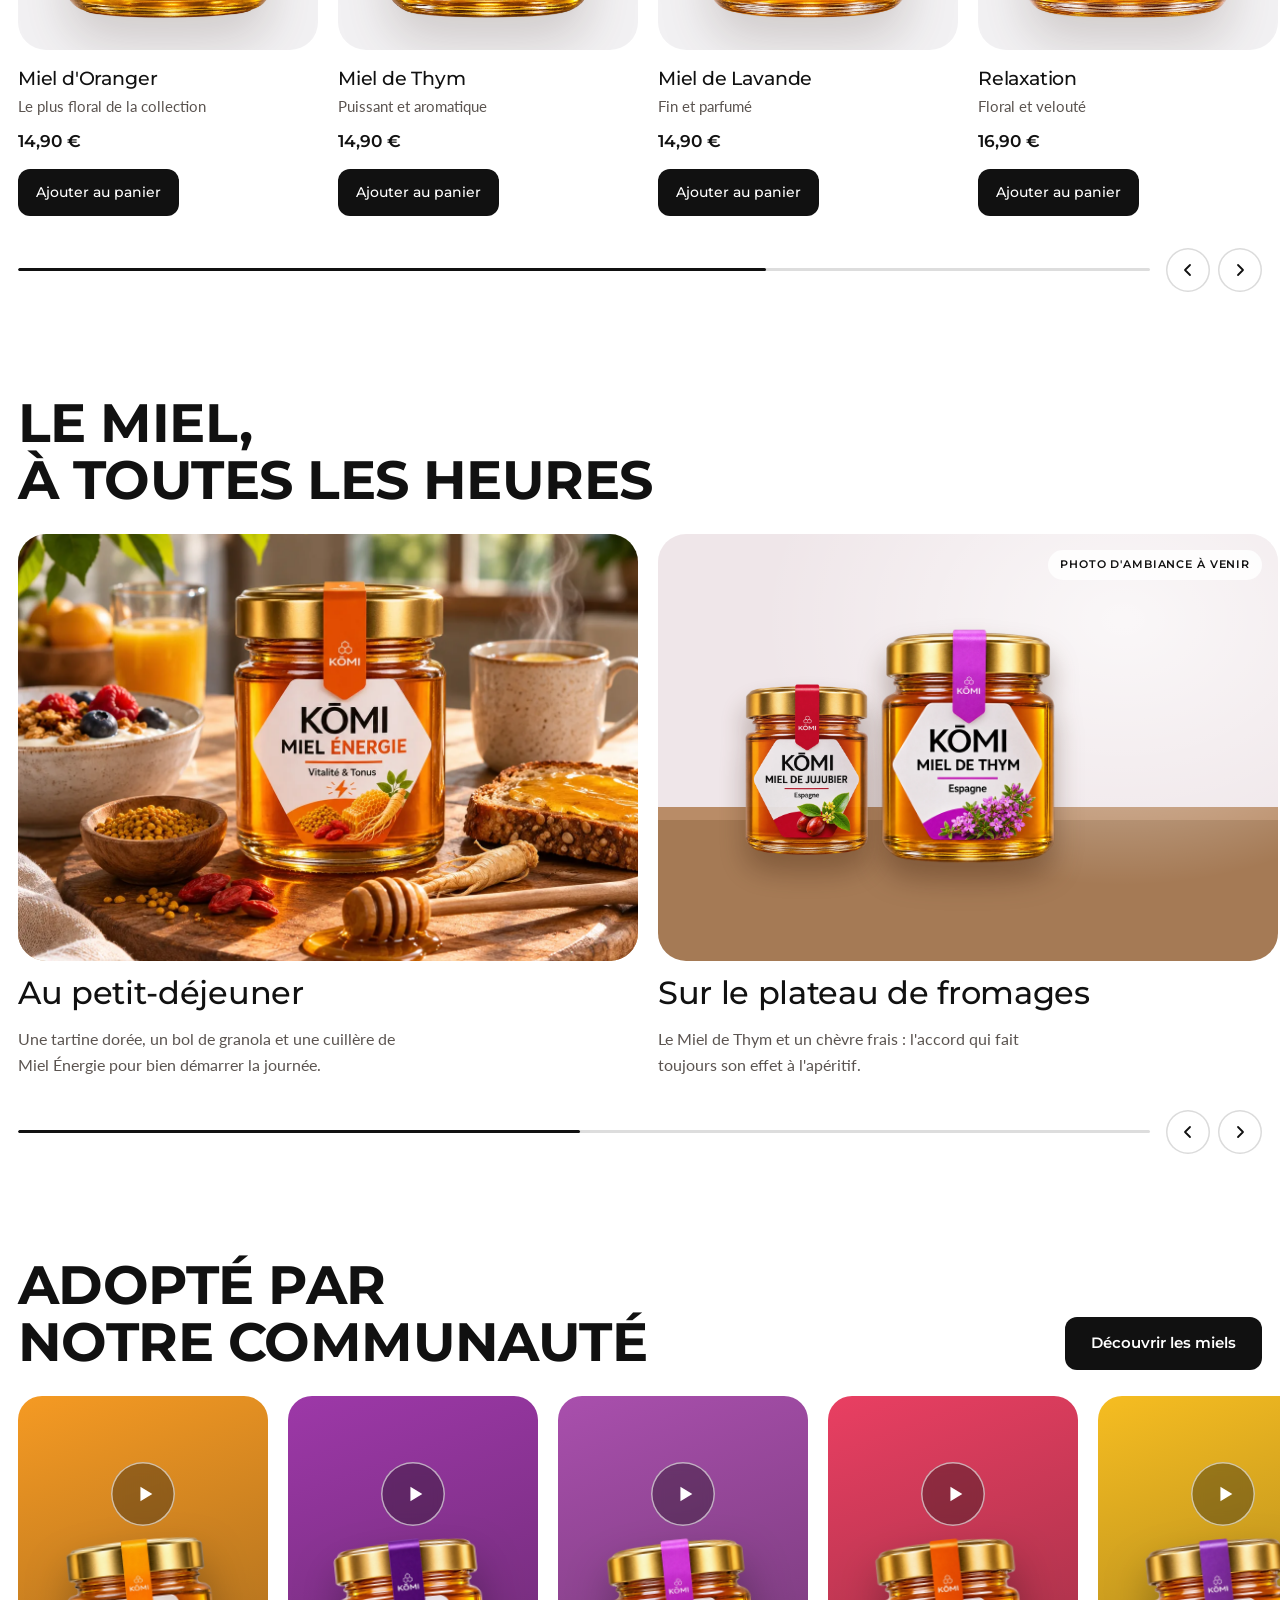
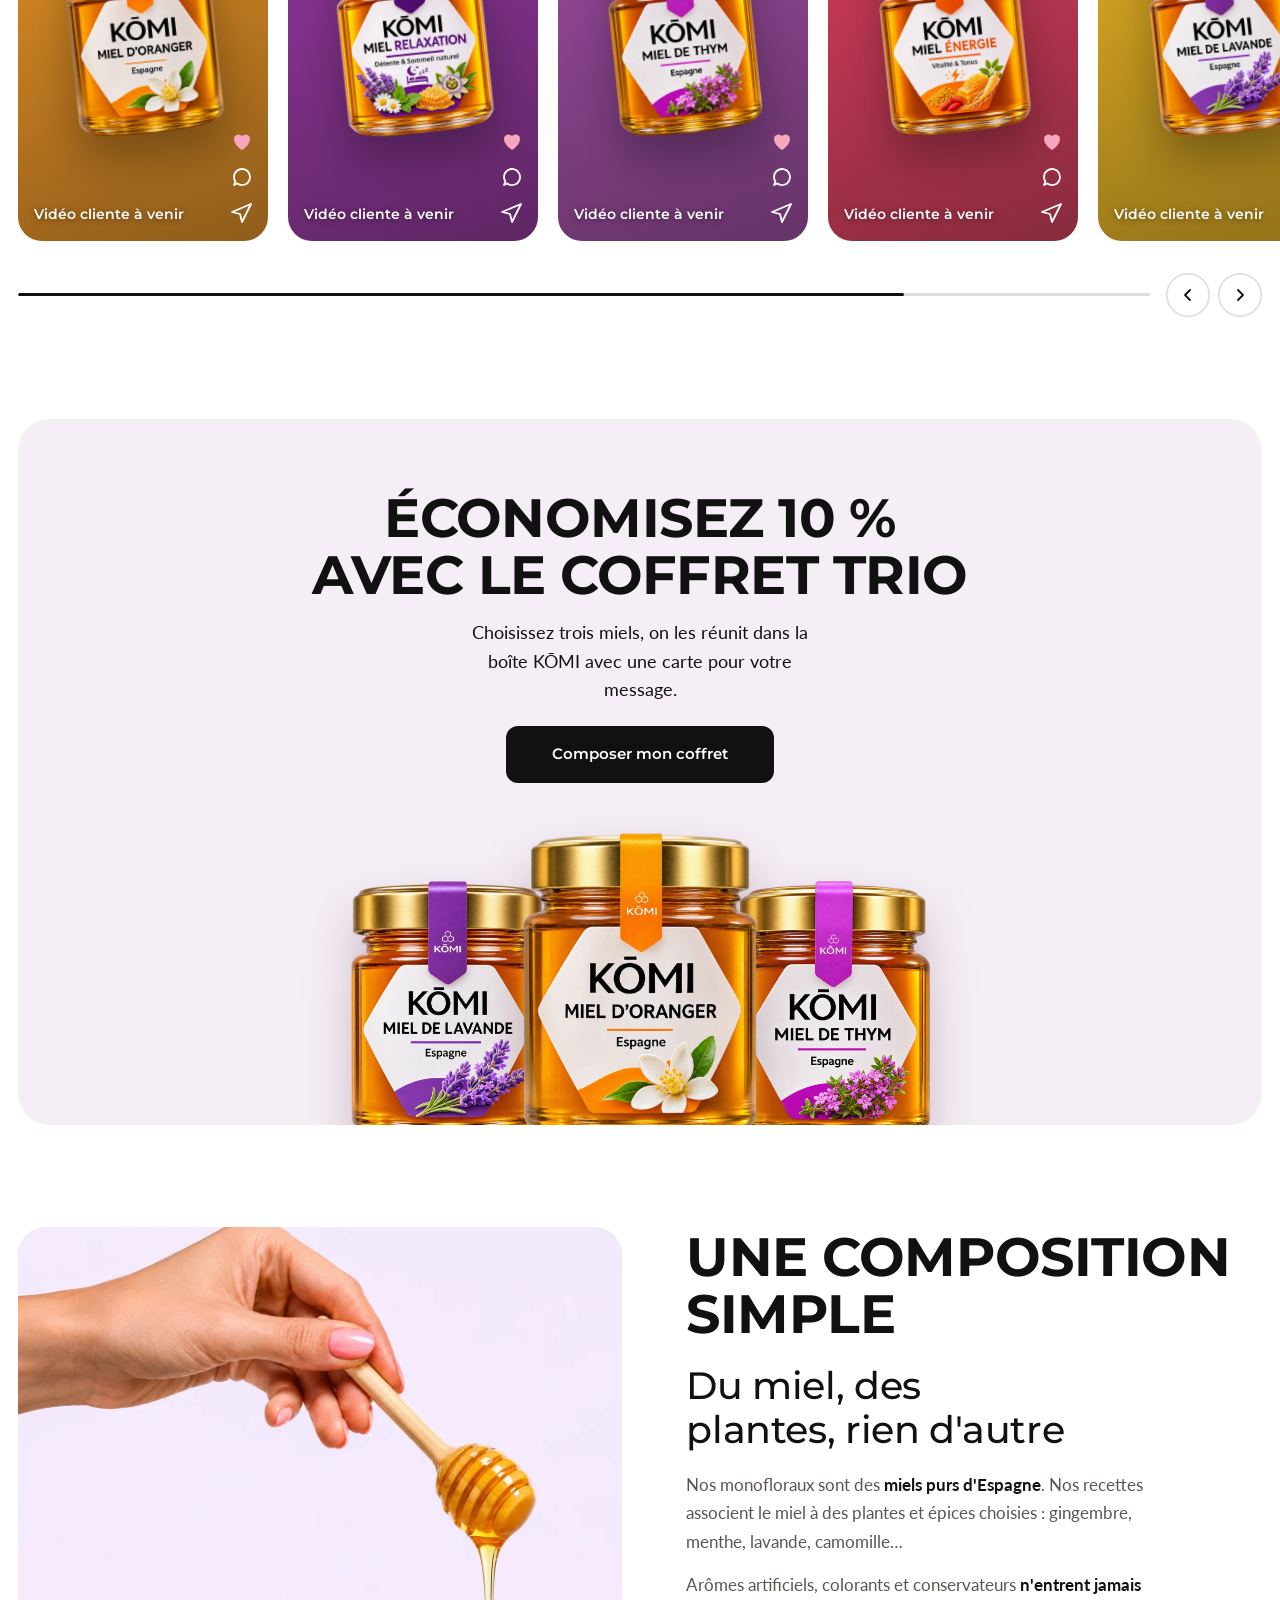
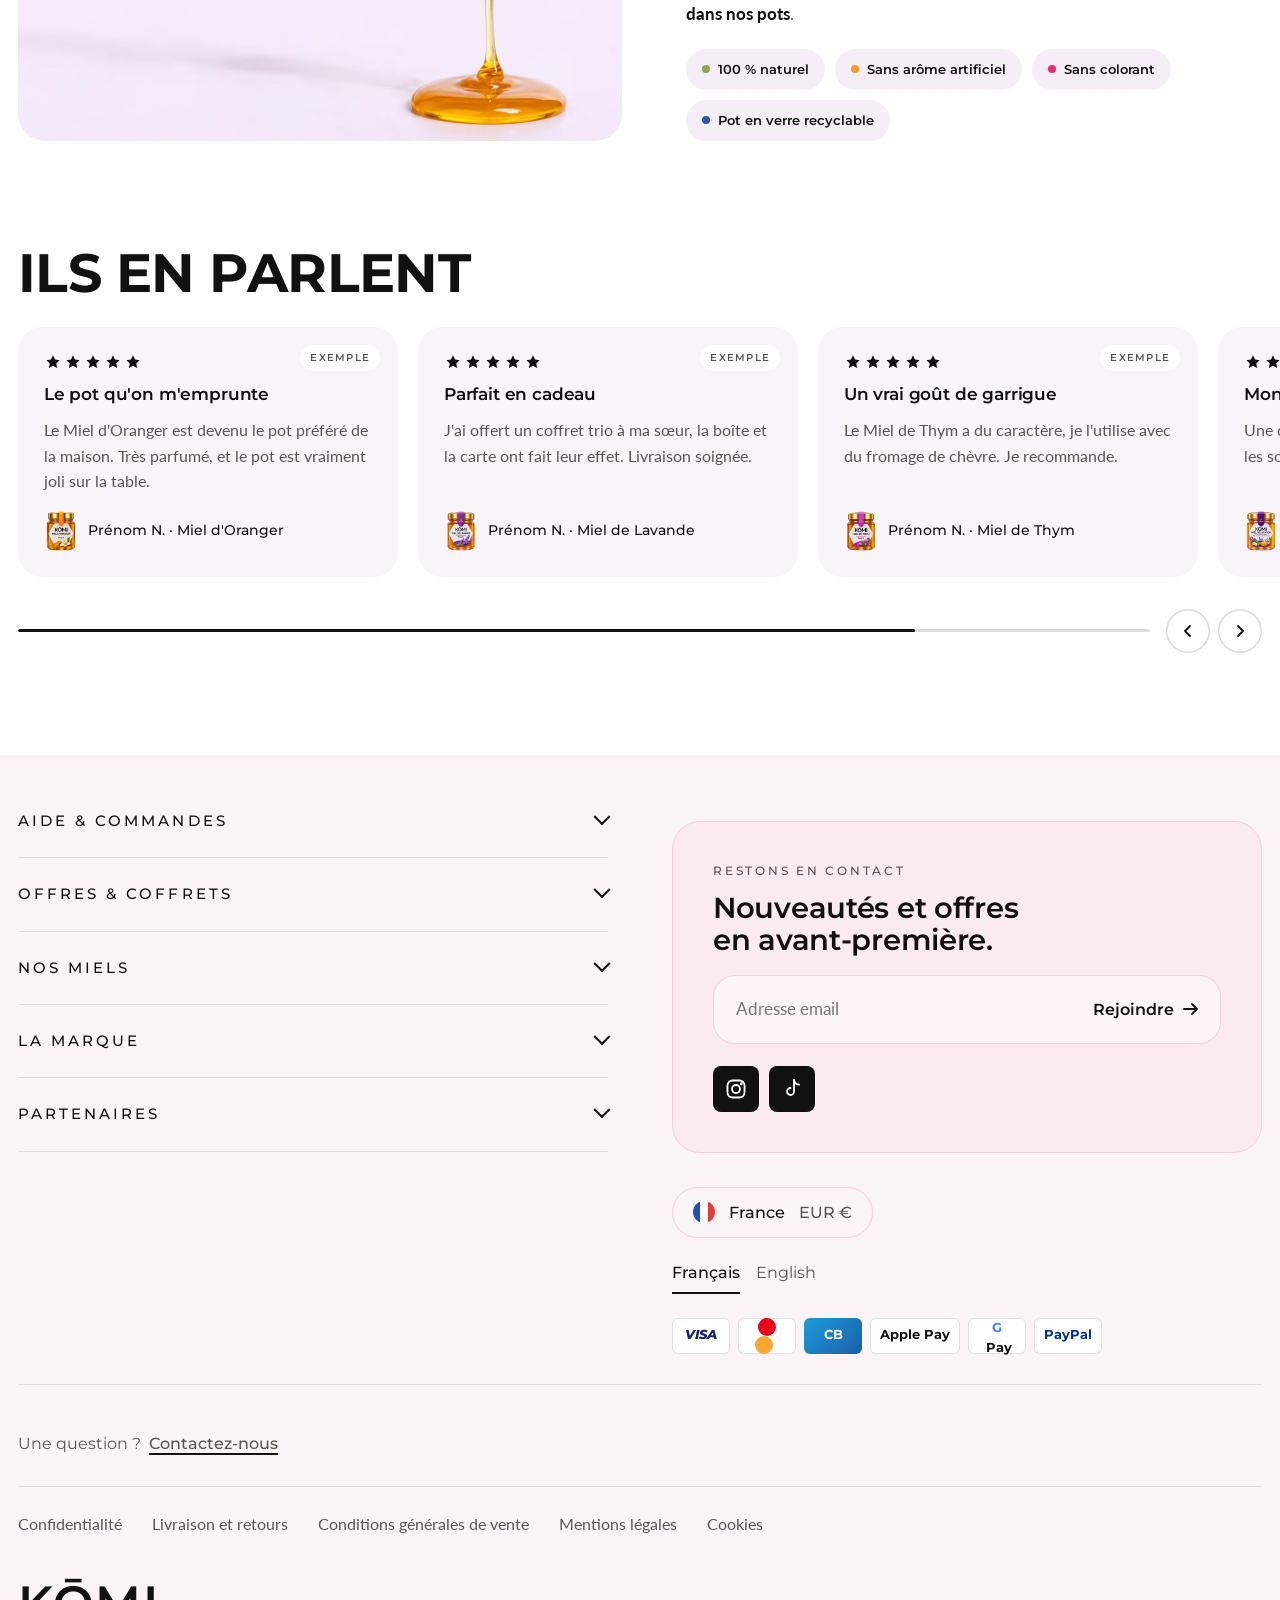
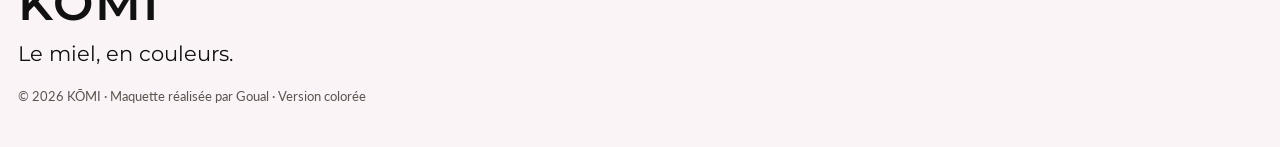
<file: luxe.html>
<!doctype html>
<html lang="fr">
<head>
<meta charset="utf-8">
<meta name="viewport" content="width=device-width,initial-scale=1,viewport-fit=cover">
<link rel="icon" href="img/favicon.svg" type="image/svg+xml">
<title>KŌMI</title>
<meta name="description" content="KŌMI, des miels premium accessibles. Dix références, une couleur par miel.">
<link rel="preconnect" href="https://fonts.googleapis.com">
<link rel="stylesheet" href="https://fonts.googleapis.com/css2?family=Montserrat:ital,wght@0,300;0,400;0,500;0,600;0,700;1,300;1,400&family=Lato:wght@400;700&display=swap">
<link rel="stylesheet" href="assets/komi.css?v=1794986432">
<style>
/* Version « luxe » : beaucoup de blanc et de crème, la couleur n'arrive que par touches, typographie fine. */
:root{--line:rgba(17,17,17,.1);--soft:#F3EEE6}
body{background:#FFFFFF}
.hdr{background:color-mix(in srgb,#fff 94%,transparent)}
.lead-t{font-family:var(--title);font-weight:300;letter-spacing:-.025em;line-height:1.02;margin:0}
.lead-t b{font-weight:600}
.lbl{font-family:var(--title);font-weight:500;font-size:.72rem;letter-spacing:.24em;text-transform:uppercase;margin:0;color:var(--ink-soft)}
.more{font-family:var(--title);font-weight:600;font-size:.86rem;text-decoration:none;border-bottom:1px solid currentColor;padding-bottom:2px}
section.s{padding-block:clamp(70px,9vw,120px)}

/* ---------- ouverture (comme Feel) : texte centré, photo en bas, bandeau qui défile par-dessus ---------- */
.hero{position:relative;overflow:hidden;background:#FBE3EA;text-align:center;min-height:min(100svh,980px);display:flex;flex-direction:column;align-items:center}
.hbg{position:absolute;inset:0;overflow:hidden;filter:blur(60px) saturate(1.05);transform:scale(1.1)}
.hbg i{position:absolute;border-radius:50%;opacity:.85;will-change:transform}
.hbg i:nth-child(1){width:60vmax;height:60vmax;left:-18vmax;top:-22vmax;background:#F6A6BD;animation:fa 14s ease-in-out infinite alternate}
.hbg i:nth-child(2){width:50vmax;height:50vmax;right:-16vmax;top:-10vmax;background:#FFC08A;animation:fb 17s ease-in-out infinite alternate}
.hbg i:nth-child(3){width:46vmax;height:46vmax;left:20vw;bottom:-26vmax;background:#FF9F6B;opacity:.6;animation:fc 12s ease-in-out infinite alternate}
.hbg i:nth-child(4){width:34vmax;height:34vmax;right:6vw;bottom:-6vmax;background:#EF2970;opacity:.35;animation:fd 19s ease-in-out infinite alternate}
@keyframes fa{to{transform:translate(14vmax,10vmax) scale(1.15)}}
@keyframes fb{to{transform:translate(-12vmax,14vmax) scale(.9)}}
@keyframes fc{to{transform:translate(-10vmax,-12vmax) scale(1.2)}}
@keyframes fd{to{transform:translate(-16vmax,-8vmax) scale(1.3)}}
.htext{position:relative;z-index:2;display:flex;flex-direction:column;align-items:center;gap:20px;padding:clamp(28px,5vh,56px) var(--gutter-r) 0 var(--gutter-l)}
.pill{display:inline-flex;align-items:center;gap:8px;background:rgba(255,255,255,.7);backdrop-filter:blur(8px);-webkit-backdrop-filter:blur(8px);border-radius:999px;padding:7px 16px;font-family:var(--title);font-weight:500;font-size:.86rem}
.pill b{color:var(--fuchsia);font-weight:700}
.hero h1{font-family:var(--title);font-weight:400;font-size:clamp(2.3rem,5.4vw,4.6rem);line-height:1.08;letter-spacing:-.02em;margin:0}
.hero h1 em{display:block;font-weight:300;font-style:italic}
.hero .btn{padding:17px 40px;font-size:1rem;border-radius:12px;font-weight:500}
.hph{position:relative;z-index:1;margin-top:auto;line-height:0;max-width:96vw}
.hph .stage{position:relative;height:min(calc(100svh - 330px),680px);min-height:320px;aspect-ratio:1334/1179;max-width:100%;animation:rise 1.4s cubic-bezier(.2,.7,.2,1) both .2s}
.hph .stage img{position:absolute;inset:0;width:100%;height:100%;object-fit:contain;object-position:50% 100%;display:block;opacity:0;transition:opacity 1.1s ease,transform 6s ease}
.hph .stage img.framed{object-fit:cover;border-radius:28px 28px 0 0;box-shadow:0 30px 60px -20px rgba(120,40,20,.35);transform:scale(.97)}
.hph .stage img.on{opacity:1}
.hph .stage img.framed.on{transform:scale(1)}
.hfull{position:absolute;inset:0;z-index:1;opacity:0;transition:opacity 1.1s ease}
.hfull img{width:100%;height:100%;object-fit:cover;object-position:50% 62%;transform:scale(1.06);transition:transform 6s ease}
.hfull.on{opacity:1}.hfull.on img{transform:scale(1)}
.hfull::after{content:"";position:absolute;inset:0;background:linear-gradient(180deg,rgba(255,244,236,.85) 0%,rgba(255,244,236,.55) 22%,rgba(255,244,236,0) 42%)}
@media (max-width:900px){.hfull img{object-position:50% 70%}}
@media (min-width:901px){
  .hfull{background:url(img/hero-collection.webp) 50% 30%/cover}
  .hfull::before{content:"";position:absolute;inset:0;backdrop-filter:blur(36px) saturate(1.15);-webkit-backdrop-filter:blur(36px) saturate(1.15)}
  .hfull img{position:absolute;left:50%;bottom:0;height:min(calc(100% - 370px),640px);width:auto;aspect-ratio:941/700;object-position:50% 68%;border-radius:28px 28px 0 0;box-shadow:0 30px 70px -20px rgba(120,30,40,.45);transform:translateX(-50%) scale(.97);transform-origin:50% 100%}
  .hfull.on img{transform:translateX(-50%) scale(1)}
}
.hdots{position:absolute;left:50%;bottom:calc(clamp(1.1rem,2.2vw,1.7rem) * 1.6 + 32px + 16px);transform:translateX(-50%);z-index:4;display:flex;gap:8px;line-height:0}
.hdots button{width:9px;height:9px;padding:0;border:0;border-radius:99px;background:rgba(255,255,255,.6);box-shadow:0 1px 4px rgba(0,0,0,.2);cursor:pointer;transition:width .3s,background .3s}
.hdots button[aria-current="true"]{width:26px;background:#fff}
@keyframes rise{from{opacity:0;transform:translateY(40px)}}
.htext>*{animation:rise 1s cubic-bezier(.2,.7,.2,1) both}
.htext>*:nth-child(2){animation-delay:.08s}.htext>*:nth-child(3){animation-delay:.16s}
.marq{position:absolute;left:0;right:0;bottom:0;z-index:3;overflow:hidden;white-space:nowrap;padding-block:16px;background:rgba(255,255,255,.72)}
.marq div{display:inline-flex;align-items:center;gap:64px;animation:marq 36s linear infinite;padding-left:64px}
.marq span{font-family:var(--title);color:var(--black);font-size:clamp(1.1rem,2.2vw,1.7rem);white-space:nowrap}
.marq .m1{font-weight:700;letter-spacing:-.04em}
.marq .m2{font-weight:300;font-style:italic}
.marq .m3{font-weight:600;letter-spacing:.18em;text-transform:uppercase;font-size:clamp(.9rem,1.6vw,1.2rem)}
.marq .m4{font-weight:400;letter-spacing:-.01em}
@keyframes marq{to{transform:translateX(-50%)}}
@media (prefers-reduced-motion:reduce){.hbg i{animation:none}}

@media (max-width:900px){.hero{min-height:0}.hph{width:118vw;max-width:none;margin-top:28px}.hph .stage{width:100%;height:auto;min-height:0}.hph .stage img.framed{border-radius:22px 22px 0 0;left:9vw;right:9vw;width:auto}}
/* ---------- titres de section, comme Feel ---------- */
.big{font-family:var(--title);font-weight:700;text-transform:uppercase;letter-spacing:-.01em;line-height:1.05;font-size:clamp(2rem,4.6vw,3.4rem);margin:0}
section.s{padding-block:clamp(64px,8vw,110px)}
.shead{display:flex;justify-content:space-between;align-items:end;gap:20px;flex-wrap:wrap;margin-bottom:26px}

/* ---------- carrousels (défilement horizontal + barre de progression) ---------- */
.rail{display:grid;grid-auto-flow:column;gap:20px;overflow-x:auto;scroll-snap-type:x mandatory;scrollbar-width:none;padding-bottom:6px;margin-inline:calc(-1 * var(--gutter-l)) calc(-1 * var(--gutter-r));padding-inline:var(--gutter-l) var(--gutter-r);scroll-padding-inline:var(--gutter-l)}
.rail::-webkit-scrollbar{display:none}
.rail>*{scroll-snap-align:start}
.rbar{display:flex;align-items:center;gap:16px;margin-top:26px}
.prog{flex:1;height:3px;background:rgba(17,17,17,.14);border-radius:2px;position:relative;overflow:hidden}
.prog i{position:absolute;top:0;bottom:0;left:0;background:var(--black);border-radius:2px;transition:left .15s,width .15s}
.rarr{display:flex;gap:8px}
.rarr button{width:44px;height:44px;border-radius:50%;border:0;background:#fff;box-shadow:inset 0 0 0 1.5px rgba(17,17,17,.15);display:grid;place-items:center}
.rarr svg{width:16px;height:16px;fill:none;stroke:currentColor;stroke-width:1.8;stroke-linecap:round;stroke-linejoin:round}
@media (max-width:760px){.rarr{display:none}}

/* onglets soulignés */
.utabs{display:flex;gap:26px;overflow-x:auto;scrollbar-width:none;margin-bottom:30px;margin-inline:calc(-1 * var(--gutter-l)) calc(-1 * var(--gutter-r));padding-inline:var(--gutter-l) var(--gutter-r)}
.utabs::-webkit-scrollbar{display:none}
.utabs button{border:0;background:none;padding:0 0 10px;font-family:var(--title);font-weight:500;font-size:1rem;color:var(--ink-soft);border-bottom:3px solid rgba(17,17,17,.12);white-space:nowrap}
.utabs button[aria-selected="true"]{color:var(--black);border-bottom-color:var(--black)}

/* 1. produits sur fond gris */
.prodrail{grid-auto-columns:min(70vw,300px)}
.pg{display:flex;flex-direction:column;gap:6px;text-decoration:none;min-width:0}
.pg .ph{aspect-ratio:1/1.12;background:#F2F1F3;border-radius:28px;display:grid;place-items:center;overflow:hidden;position:relative}
.pg .ph img{width:72%;filter:drop-shadow(0 26px 24px rgba(60,40,30,.18));transition:transform .7s cubic-bezier(.2,.7,.2,1)}
.pg:hover .ph img{transform:translateY(-8px) scale(1.03)}
.pg .tag{position:absolute;top:16px;left:16px;background:#fff;border-radius:999px;padding:6px 12px;font-family:var(--title);font-weight:600;font-size:.7rem;letter-spacing:.1em;text-transform:uppercase}
.pg h3{font-family:var(--title);font-weight:500;font-size:1.2rem;margin-top:12px}
.pg .sub{margin:0;font-size:.92rem;color:var(--ink-soft)}
.pg .pr{font-family:var(--title);font-weight:600;font-size:1.05rem;margin-top:4px}
.pg .add{margin-top:8px;align-self:flex-start;background:var(--black);color:#fff;border:0;border-radius:12px;padding:12px 18px;font-family:var(--title);font-weight:500;font-size:.88rem}

/* 2. le produit en situation */
.liferail{grid-auto-columns:min(82vw,620px)}
.life{display:flex;flex-direction:column;gap:14px;min-width:0}
.life .scene{position:relative;aspect-ratio:16/11;border-radius:28px;overflow:hidden;background:linear-gradient(180deg,var(--wall,#F3E9DD) 0 64%,var(--top,#C9A27A) 64% 67%,var(--wood,#B78A5E) 67%)}
.life .scene::before{content:"";position:absolute;inset:0;background:radial-gradient(ellipse at 75% 20%,rgba(255,255,255,.7),transparent 55%)}
.life .scene img{position:absolute;bottom:22%;left:50%;width:30%;transform:translateX(-50%);filter:drop-shadow(0 18px 14px rgba(60,30,10,.35))}
.life .scene img.photo{inset:0;left:0;bottom:0;width:100%;height:100%;object-fit:cover;object-position:50% 28%;transform:none;filter:none}
.life .scene .x2{left:24%;width:22%;bottom:24%;opacity:.95}
.life .scene .x3{left:78%;width:20%;bottom:25%}
.life .scene .ph{position:absolute;right:16px;top:16px;background:rgba(255,255,255,.85);border-radius:999px;padding:6px 12px;font-family:var(--title);font-weight:600;font-size:.68rem;letter-spacing:.08em;text-transform:uppercase}
.life h3{font-family:var(--title);font-weight:500;font-size:clamp(1.4rem,2.6vw,2rem);line-height:1.15}
.life p{margin:0;color:var(--ink-soft);font-size:1.02rem;max-width:44ch}

/* 3. vidéos clientes */
.vidrail{grid-auto-columns:min(58vw,250px)}
.vid{position:relative;aspect-ratio:9/16;border-radius:24px;overflow:hidden;background:linear-gradient(160deg,var(--c1),var(--c2));color:#fff;border:0;padding:0;text-align:left;cursor:pointer}
.vid video{position:absolute;inset:0;width:100%;height:100%;object-fit:cover}
.vid img.j{position:absolute;left:50%;top:54%;width:62%;transform:translate(-50%,-50%) rotate(-6deg);filter:drop-shadow(0 22px 22px rgba(0,0,0,.3))}
.vid .play{position:absolute;left:50%;top:22%;transform:translate(-50%,-50%);width:64px;height:64px;border-radius:50%;background:rgba(17,17,17,.35);backdrop-filter:blur(6px);-webkit-backdrop-filter:blur(6px);box-shadow:inset 0 0 0 1.5px rgba(255,255,255,.6);display:grid;place-items:center}
.vid .play svg{width:22px;height:22px;fill:#fff;margin-left:3px}
.vid .who{position:absolute;left:16px;bottom:16px;font-family:var(--title);font-weight:600;font-size:.86rem;text-shadow:0 1px 6px rgba(0,0,0,.4)}
.vid .ico{position:absolute;right:14px;bottom:16px;display:flex;flex-direction:column;gap:12px}
.vid .ico svg{width:24px;height:24px;fill:none;stroke:#fff;stroke-width:1.8;stroke-linecap:round;stroke-linejoin:round}
.vid .ico .h{fill:#F6A6BD;stroke:none}

/* 4. le coffret */
.bundle{background:#F5EEF6;border-radius:32px;overflow:hidden;text-align:center;padding:clamp(40px,6vw,70px) var(--gutter-r) 0 var(--gutter-l);display:flex;flex-direction:column;align-items:center;gap:16px}
.bundle p{margin:0;font-size:1.1rem;max-width:36ch}
.bundle .btn{border-radius:12px;padding:17px 46px;margin-top:6px}
.bundle .jars{display:flex;align-items:flex-end;justify-content:center;margin-top:28px;width:min(620px,100%)}
.bundle .jars img{width:34%;margin:0 -3% -4%;filter:drop-shadow(0 24px 24px rgba(80,30,60,.25))}
.bundle .jars img:nth-child(2){width:40%;position:relative;z-index:1}

/* 5. composition */
.compo{display:grid;grid-template-columns:1.05fr 1fr;gap:clamp(28px,5vw,70px);align-items:center}
.compo .vis{aspect-ratio:1/.85;border-radius:28px;background:linear-gradient(170deg,#F7EEF2,#F1E7EC);position:relative;overflow:hidden}
.compo .vis .drip{position:absolute;left:58%;top:0;width:3.2%;height:44%;border-radius:0 0 40px 40px;background:linear-gradient(90deg,#C9801E,#F2B655 45%,#D18A26);animation:drip 4s ease-in-out infinite}
@keyframes drip{50%{height:52%}}
.compo .vis img{position:absolute;bottom:6%;left:50%;width:40%;transform:translateX(-50%);filter:drop-shadow(0 26px 24px rgba(60,30,10,.25))}
.compo .vis img.photo{inset:0;left:0;bottom:0;width:100%;height:100%;object-fit:cover;object-position:60% 75%;transform:none;filter:none}
.compo h3{font-family:var(--title);font-weight:500;font-size:clamp(1.6rem,3vw,2.4rem);line-height:1.15;margin:0 0 18px}
.compo p{margin:0 0 14px;color:var(--ink-soft);font-size:1.06rem;line-height:1.7;max-width:48ch}
.compo p b{color:var(--black)}
.badges{display:flex;gap:10px;flex-wrap:wrap;margin-top:20px}
.badges span{display:inline-flex;align-items:center;gap:8px;background:#F5EEF6;border-radius:999px;padding:10px 16px;font-family:var(--title);font-weight:600;font-size:.82rem}
.badges i{width:8px;height:8px;border-radius:50%;background:var(--c)}

/* 6. avis écrits */
.revrail{grid-auto-columns:min(80vw,380px)}
.rev{background:#F7F5F8;border-radius:24px;padding:26px;display:flex;flex-direction:column;gap:14px;min-height:250px;position:relative}
.rev .st{display:flex;gap:2px}
.rev .st svg{width:18px;height:18px;fill:var(--black)}
.rev h3{font-family:var(--title);font-weight:600;font-size:1.06rem}
.rev p{margin:0;color:var(--ink-soft);line-height:1.6}
.rev .by{margin-top:auto;display:flex;align-items:center;gap:10px;font-family:var(--title);font-weight:500;font-size:.88rem}
.rev .by img{width:34px;height:40px;object-fit:contain}
.rev .ex{position:absolute;top:18px;right:18px;font-family:var(--title);font-weight:600;font-size:.64rem;letter-spacing:.12em;text-transform:uppercase;background:#fff;border-radius:999px;padding:5px 10px;color:var(--ink-soft)}

/* 7. pied de page comme Feel */
.ft{background:#FBF4F6;padding-block:30px calc(40px + env(safe-area-inset-bottom,0px))}
.ft .acc{border-bottom:1px solid rgba(17,17,17,.1)}
.ft summary{list-style:none;cursor:pointer;display:flex;justify-content:space-between;align-items:center;padding:24px 0;font-family:var(--title);font-weight:500;letter-spacing:.2em;text-transform:uppercase;font-size:.95rem}
.ft summary::-webkit-details-marker{display:none}
.ft summary::after{content:"";width:10px;height:10px;border-right:2px solid currentColor;border-bottom:2px solid currentColor;transform:rotate(45deg) translate(-3px,-3px);transition:transform .25s}
.ft details[open] summary::after{transform:rotate(225deg)}
.ft details ul{list-style:none;margin:0;padding:0 0 22px;display:grid;gap:12px;color:var(--ink-soft)}
.ft details a{text-decoration:none}
.ft .cols2{display:grid;grid-template-columns:minmax(0,1fr) minmax(0,1fr);gap:clamp(24px,5vw,70px);align-items:start}
.stay{border:1.5px solid #F2CFDA;background:#FBEAF0;border-radius:28px;padding:clamp(26px,4vw,40px);margin-top:36px}
.stay h3{font-family:var(--title);font-weight:600;font-size:clamp(1.3rem,2.4vw,1.8rem);margin:12px 0 20px}
.stay form{display:flex;align-items:center;background:rgba(255,255,255,.55);border:1.5px solid #F2CFDA;border-radius:22px;padding:6px 8px 6px 22px}
.stay input{flex:1;min-width:0;border:0;background:transparent;font:inherit;font-size:1.05rem;padding:14px 0}
.stay input:focus{outline:none}
.stay form button{border:0;background:none;font-family:var(--title);font-weight:600;font-size:1.02rem;display:inline-flex;align-items:center;gap:8px;padding:10px 12px}
.stay .ok{margin:12px 0 0;font-family:var(--title);font-weight:500}
.soc{display:flex;gap:10px;margin-top:22px}
.soc a{width:46px;height:46px;border-radius:8px;background:var(--black);display:grid;place-items:center}
.soc svg{width:24px;height:24px;fill:none;stroke:#fff;stroke-width:1.8;stroke-linecap:round;stroke-linejoin:round}
.loc{display:inline-flex;align-items:center;gap:14px;border:1.5px solid #F2CFDA;border-radius:999px;padding:12px 20px;margin-top:34px;font-family:var(--title);font-weight:500}
.loc .fl{width:22px;height:22px;border-radius:50%;background:linear-gradient(90deg,#1f4fbf 0 33%,#fff 33% 66%,#e23b3b 66%)}
.loc span{color:var(--ink-soft)}
.lang{display:flex;gap:16px;margin-top:22px;font-family:var(--title)}
.lang b{border-bottom:2px solid var(--black);padding-bottom:6px;font-weight:500}
.lang span{color:var(--ink-soft)}
.pays{display:flex;gap:8px;flex-wrap:wrap;margin-top:24px}
.pays span{white-space:nowrap;min-width:58px;height:36px;padding:0 10px;border-radius:6px;background:#fff;box-shadow:inset 0 0 0 1px rgba(17,17,17,.12);display:grid;place-items:center;font-family:var(--title);font-weight:700;font-size:.8rem}
.pays .visa{color:#1A1F71;font-style:italic;font-weight:800}
.pays .mc{gap:0}
.pays .mc i{display:inline-block;width:18px;height:18px;border-radius:50%;background:#EB001B}
.pays .mc i+i{background:#F79E1B;margin-left:-7px;opacity:.9}
.pays .cb{color:#fff;background:linear-gradient(135deg,#1C9BD8,#1A5FA8);box-shadow:none}
.pays .pp{color:#003087}
.ft .legal{border-top:1px solid rgba(17,17,17,.1);margin-top:30px;padding-top:24px;display:flex;flex-wrap:wrap;gap:16px 30px;color:var(--ink-soft)}
.ft .legal a{text-decoration:none}
.ft .contact{font-family:var(--title);margin-top:22px}
.ft .contact a{border-bottom:2px solid var(--black);text-decoration:none;font-weight:500;margin-left:8px}
.ft .brand{margin-top:42px}
.ft .brand .logo{font-size:3rem;display:block;line-height:1}
.ft .brand p{margin:10px 0 0;font-family:var(--title);font-size:1.3rem}
.ft .brand small{display:block;margin-top:16px;color:var(--ink-soft)}
@media (max-width:860px){.compo,.ft .cols2{grid-template-columns:minmax(0,1fr)}}
.rv{opacity:0;transform:translateY(22px);transition:opacity 1s ease,transform 1.1s cubic-bezier(.2,.7,.2,1)}
.rv.in{opacity:1;transform:none}
@media (prefers-reduced-motion:reduce){.rv{opacity:1;transform:none}.compo .vis .drip{animation:none}}
</style>
</head>
<body data-page="product" data-menu="light">

<div class="announce"><span>Livraison en France · Paiement sécurisé · Coffret trio −10 %</span></div>
<header class="hdr">
  <div class="wrap">
    <button class="icon burger" aria-label="Ouvrir le menu"><svg viewBox="0 0 24 24"><path d="M4 7h16M4 12h16M4 17h16"/></svg></button>
    <nav><a href="#boutique">Boutique</a><a href="#coffret">Coffrets</a><a href="#composition">Composition</a><a href="#avis">Avis</a></nav>
    <a class="logo" href="luxe.html" aria-label="KŌMI, accueil">KŌMI</a>
    <div class="tools">
      <button class="icon hide-s" aria-label="Rechercher"><svg viewBox="0 0 24 24"><circle cx="11" cy="11" r="6.5"/><path d="m20 20-4.2-4.2"/></svg></button>
      <button class="icon hide-s" aria-label="Mon compte"><svg viewBox="0 0 24 24"><circle cx="12" cy="8.5" r="3.8"/><path d="M4.5 20c1.4-3.6 4.2-5.3 7.5-5.3s6.1 1.7 7.5 5.3"/></svg></button>
      <button class="icon cart" aria-label="Panier, 0 article"><svg viewBox="0 0 24 24"><path d="M5 8h14l-1.2 11.2a2 2 0 0 1-2 1.8H8.2a2 2 0 0 1-2-1.8Z"/><path d="M9 8V6.5a3 3 0 0 1 6 0V8"/></svg><span class="n">0</span></button>
    </div>
  </div>
</header>

<main>
<section class="hero" id="hero" aria-label="KŌMI">
  <div class="hbg" aria-hidden="true"><i></i><i></i><i></i><i></i></div>
  <div class="hfull" data-hs="1"><img src="img/hero-collection.webp" alt="Les dix miels KŌMI sur un présentoir, fleurs d'oranger" loading="lazy"></div>
  <div class="htext">
    <span class="pill">Paiement sécurisé · Livraison en <b>France</b></span>
    <h1>Un miel pour chaque instant <em>de votre journée</em></h1>
    <a class="btn dark" href="#boutique">Découvrir la collection</a>
  </div>
  <div class="hph"><div class="stage" id="hstage">
    <img class="on" data-hs="0" src="img/hero-relaxation.webp" alt="Une femme souriante, les mains posées sur un pot de miel KŌMI Relaxation et sa boîte" fetchpriority="high">
  </div><div class="hdots" id="hdots" role="tablist" aria-label="Photos"></div></div>
  <div class="marq" aria-hidden="true"><div id="marq"></div></div>
</section>


<section class="s" id="boutique">
  <div class="wrap">
    <div class="shead rv"><h2 class="big">Nos meilleures<br>ventes</h2></div>
    <div class="utabs rv" role="tablist" aria-label="Filtrer">
      <button role="tab" aria-selected="true" data-f="best">Meilleures ventes</button>
      <button role="tab" aria-selected="false" data-f="mono">Monofloraux</button>
      <button role="tab" aria-selected="false" data-f="infu">Miels &amp; plantes</button>
      <button role="tab" aria-selected="false" data-f="all">Toute la collection</button>
    </div>
    <div class="rail prodrail" id="prodRail"></div>
    <div class="rbar"><div class="prog"><i></i></div><div class="rarr"><button data-dir="-1" aria-label="Précédent"><svg viewBox="0 0 16 16"><path d="M10 3 5 8l5 5"/></svg></button><button data-dir="1" aria-label="Suivant"><svg viewBox="0 0 16 16"><path d="m6 3 5 5-5 5"/></svg></button></div></div>
  </div>
</section>

<section class="s" id="cuisine" style="padding-top:0">
  <div class="wrap">
    <div class="shead rv"><h2 class="big">Le miel,<br>à toutes les heures</h2></div>
    <div class="rail liferail" id="lifeRail"></div>
    <div class="rbar"><div class="prog"><i></i></div><div class="rarr"><button data-dir="-1" aria-label="Précédent"><svg viewBox="0 0 16 16"><path d="M10 3 5 8l5 5"/></svg></button><button data-dir="1" aria-label="Suivant"><svg viewBox="0 0 16 16"><path d="m6 3 5 5-5 5"/></svg></button></div></div>
  </div>
</section>

<section class="s" id="videos" style="padding-top:0">
  <div class="wrap">
    <div class="shead rv"><h2 class="big">Adopté par<br>notre communauté</h2><a class="btn dark" href="#boutique" style="border-radius:12px">Découvrir les miels</a></div>
    <div class="rail vidrail" id="vidRail"></div>
    <div class="rbar"><div class="prog"><i></i></div><div class="rarr"><button data-dir="-1" aria-label="Précédent"><svg viewBox="0 0 16 16"><path d="M10 3 5 8l5 5"/></svg></button><button data-dir="1" aria-label="Suivant"><svg viewBox="0 0 16 16"><path d="m6 3 5 5-5 5"/></svg></button></div></div>
  </div>
</section>

<section class="s" id="coffret" style="padding-top:0">
  <div class="wrap">
    <div class="bundle rv">
      <h2 class="big">Économisez 10 %<br>avec le coffret trio</h2>
      <p>Choisissez trois miels, on les réunit dans la boîte KŌMI avec une carte pour votre message.</p>
      <a class="btn dark" href="produit.html?p=lavande">Composer mon coffret</a>
      <div class="jars"><img src="img/jar-lavande.webp" alt="" loading="lazy"><img src="img/jar-oranger.webp" alt="" loading="lazy"><img src="img/jar-thym.webp" alt="" loading="lazy"></div>
    </div>
  </div>
</section>

<section class="s" id="composition" style="padding-top:0">
  <div class="wrap compo">
    <div class="vis rv"><img class="photo" src="img/composition-miel.webp" alt="Cuillère à miel tenue à la main, miel qui coule" loading="lazy"></div>
    <div class="rv">
      <h2 class="big" style="margin-bottom:22px">Une composition<br>simple</h2>
      <h3>Du miel, des plantes, rien d'autre</h3>
      <p>Nos monofloraux sont des <b>miels purs d'Espagne</b>. Nos recettes associent le miel à des plantes et épices choisies : gingembre, menthe, lavande, camomille…</p>
      <p>Arômes artificiels, colorants et conservateurs <b>n'entrent jamais dans nos pots</b>.</p>
      <div class="badges"><span style="--c:#8DAA4B"><i></i>100 % naturel</span><span style="--c:#F59A23"><i></i>Sans arôme artificiel</span><span style="--c:#EF2970"><i></i>Sans colorant</span><span style="--c:#2859B8"><i></i>Pot en verre recyclable</span></div>
    </div>
  </div>
</section>

<section class="s" id="avis" style="padding-top:0">
  <div class="wrap">
    <div class="shead rv"><h2 class="big">Ils en parlent</h2></div>
    <div class="rail revrail" id="revRail"></div>
    <div class="rbar"><div class="prog"><i></i></div><div class="rarr"><button data-dir="-1" aria-label="Précédent"><svg viewBox="0 0 16 16"><path d="M10 3 5 8l5 5"/></svg></button><button data-dir="1" aria-label="Suivant"><svg viewBox="0 0 16 16"><path d="m6 3 5 5-5 5"/></svg></button></div></div>
  </div>
</section>
</main>

<footer class="ft">
  <div class="wrap">
    <div class="cols2">
      <div>
        <details class="acc"><summary>Aide &amp; commandes</summary><ul><li><a href="#">Suivre ma commande</a></li><li><a href="#">Livraison &amp; retours</a></li><li><a href="#">FAQ</a></li></ul></details>
        <details class="acc"><summary>Offres &amp; coffrets</summary><ul><li><a href="#coffret">Coffret trio</a></li><li><a href="#">Cartes cadeaux</a></li><li><a href="#">Codes promo</a></li></ul></details>
        <details class="acc"><summary>Nos miels</summary><ul><li><a href="#boutique">Monofloraux</a></li><li><a href="#boutique">Miels &amp; plantes</a></li><li><a href="#composition">Composition</a></li></ul></details>
        <details class="acc"><summary>La marque</summary><ul><li><a href="#">Notre histoire</a></li><li><a href="#avis">Avis clients</a></li><li><a href="#">Recettes</a></li></ul></details>
        <details class="acc"><summary>Partenaires</summary><ul><li><a href="#">Revendeurs &amp; épiceries fines</a></li><li><a href="#">Créateurs de contenu</a></li></ul></details>
      </div>
      <div>
        <div class="stay">
          <p class="lbl">Restons en contact</p>
          <h3>Nouveautés et offres en avant-première.</h3>
          <form id="nf" novalidate><label for="nm" class="sr">Adresse email</label><input id="nm" type="email" placeholder="Adresse email" autocomplete="email"><button type="submit">Rejoindre <svg width="18" height="18" viewBox="0 0 18 18" fill="none" stroke="currentColor" stroke-width="1.8" stroke-linecap="round" stroke-linejoin="round"><path d="M2 9h13M10 4l5 5-5 5"/></svg></button></form>
          <p class="ok" id="nok" hidden></p>
          <div class="soc"><a href="#" aria-label="Instagram"><svg viewBox="0 0 24 24"><rect x="3.5" y="3.5" width="17" height="17" rx="5"/><circle cx="12" cy="12" r="4"/><circle cx="17.3" cy="6.7" r=".6" fill="#fff"/></svg></a><a href="#" aria-label="TikTok"><svg viewBox="0 0 24 24"><path d="M14 3v11.5a3.5 3.5 0 1 1-3.5-3.5"/><path d="M14 3c.4 2.6 2.2 4.4 5 4.6"/></svg></a></div>
        </div>
        <div class="loc"><i class="fl"></i>France <span>EUR €</span></div>
        <div class="lang"><b>Français</b><span>English</span></div>
        <div class="pays"><span class="visa">VISA</span><span class="mc"><i></i><i></i></span><span class="cb">CB</span><span>Apple&nbsp;Pay</span><span><b style="color:#4285F4">G</b>&nbsp;Pay</span><span class="pp">PayPal</span></div>
      </div>
    </div>
    <div class="legal"><span class="contact">Une question ?<a href="#">Contactez-nous</a></span></div>
    <div class="legal"><a href="#">Confidentialité</a><a href="#">Livraison et retours</a><a href="#">Conditions générales de vente</a><a href="#">Mentions légales</a><a href="#">Cookies</a></div>
    <div class="brand"><span class="logo">KŌMI</span><p>Le miel, en couleurs.</p><small>© 2026 KŌMI · Maquette réalisée par Goual · <a href="index.html">Version colorée</a></small></div>
  </div>
</footer>

<script src="assets/komi.js?v=1794986432"></script>
<script>
const P = id => byId(id);
const short = p => p.name.replace(/^Miel (d'|de )/,"");

/* bandeau sous l'ouverture : à remplacer par de vrais logos presse quand KŌMI sera cité */
const words = [["100 % miel","m1"],["Pots en verre","m2"],["Couvercle doré","m3"],["Dix couleurs","m4"],["Coffrets cadeaux","m2"],["Espagne & Méditerranée","m3"]];
$("#marq").innerHTML = [...words,...words].map(([w,c])=>`<span class="${c}">${w}</span>`).join("");

/* carrousels : barre de progression + flèches */
function rail(el){
  const box = el.closest(".wrap"), bar = box.querySelector(".prog i");
  const upd = () => { const max = el.scrollWidth - el.clientWidth, w = el.clientWidth / el.scrollWidth;
    bar.style.width = (w*100) + "%"; bar.style.left = (max > 0 ? el.scrollLeft/max*(1-w)*100 : 0) + "%"; };
  el.addEventListener("scroll", upd, { passive:true }); addEventListener("resize", upd); upd();
  box.querySelectorAll(".rarr button").forEach(b=>b.addEventListener("click", ()=>{ const c = el.firstElementChild; el.scrollBy({ left: (+b.dataset.dir)*(c ? c.getBoundingClientRect().width + 20 : 300), behavior: reduceMotion ? "auto" : "smooth" }); }));
  return upd;
}

/* 1. meilleures ventes (l'ordre viendra des vraies ventes sur Shopify) */
const BEST = ["oranger","thym","lavande","relaxation","romarin","jujubier"];
const prodRail = $("#prodRail");
function fill(f){
  const list = f==="best" ? BEST.map(P) : f==="all" ? PRODUCTS : PRODUCTS.filter(p=>p.fam===f);
  prodRail.innerHTML = list.map((p,i)=>`<article class="pg">
    <a class="ph" href="produit.html?p=${p.id}" aria-label="${p.name}">${f==="best"&&i===0?'<span class="tag">Le plus vendu</span>':""}<img src="${jarSrc(p)}" alt="${p.name}, pot de 250 g" loading="lazy"></a>
    <h3>${p.name}</h3><p class="sub">${p.tagline}</p><span class="pr">${euro(p.price)}</span>
    <button class="add" data-add="${p.id}">Ajouter au panier</button></article>`).join("");
  prodRail.scrollLeft = 0; updProd();
}
const updProd = rail(prodRail);
$$(".utabs button").forEach(t=>t.addEventListener("click", ()=>{ $$(".utabs button").forEach(x=>x.setAttribute("aria-selected", String(x===t))); fill(t.dataset.f); }));
fill("best");

/* 2. le produit en situation (photos d'ambiance à générer) */
const LIFE = [
  { t:"Au petit-déjeuner", d:"Une tartine dorée, un bol de granola et une cuillère de Miel Énergie pour bien démarrer la journée.", photo:"img/life-energie.webp", jars:["energie"], wall:"#F6ECDF", top:"#D9B48A", wood:"#C19466" },
  { t:"Sur le plateau de fromages", d:"Le Miel de Thym et un chèvre frais : l'accord qui fait toujours son effet à l'apéritif.", jars:["thym","jujubier"], wall:"#EFE6E9", top:"#B98C67", wood:"#A57A55" },
  { t:"Dans votre thé du soir", d:"Une cuillère de Relaxation dans une infusion pas trop chaude, et la soirée commence.", jars:["relaxation"], wall:"#EDE7F2", top:"#C7A584", wood:"#B08A68" },
  { t:"En cuisine", d:"Romarin dans une vinaigrette, Eucalyptus sur des fruits rôtis. Le miel s'invite partout.", jars:["romarin","eucalyptus","lavande"], wall:"#E9F0EA", top:"#CFAE86", wood:"#B88F64" },
];
$("#lifeRail").innerHTML = LIFE.map(l=>`<article class="life">
  <div class="scene" style="--wall:${l.wall};--top:${l.top};--wood:${l.wood}" role="img" aria-label="${l.t}">
    ${l.photo?`<img class="photo" src="${l.photo}" alt="${l.t}" loading="lazy">`:`<span class="ph">Photo d'ambiance à venir</span>
    ${l.jars.map((j,k)=>`<img class="${k===1?"x2":k===2?"x3":""}" src="${jarSrc(P(j))}" alt="" loading="lazy">`).join("")}`}
  </div><h3>${l.t}</h3><p>${l.d}</p></article>`).join("");
rail($("#lifeRail"));

/* 3. vidéos clientes (emplacements : il suffira d'ajouter le lien de chaque vidéo dans "src") */
const VIDS = [
  { id:"oranger", src:"" },{ id:"relaxation", src:"" },{ id:"thym", src:"" },{ id:"energie", src:"" },{ id:"lavande", src:"" },{ id:"eucalyptus", src:"" },
];
const heart = '<svg viewBox="0 0 24 24"><path class="h" d="M12 21s-8-4.9-8-11a4.6 4.6 0 0 1 8-3 4.6 4.6 0 0 1 8 3c0 6.1-8 11-8 11Z"/></svg>';
$("#vidRail").innerHTML = VIDS.map(v=>{ const p = P(v.id); return `<button class="vid" style="--c1:${p.color};--c2:color-mix(in srgb,${p.color} 55%,#111)" aria-label="Vidéo cliente : ${p.name}" data-src="${v.src}">
  <img class="j" src="${jarSrc(p)}" alt="" loading="lazy">
  <span class="play"><svg viewBox="0 0 24 24"><path d="M7 4v16l13-8Z"/></svg></span>
  <span class="who">Vidéo cliente à venir</span>
  <span class="ico">${heart}<svg viewBox="0 0 24 24"><path d="M4 12a8 8 0 1 1 3.3 6.5L4 20l1.4-3.4A8 8 0 0 1 4 12Z"/></svg><svg viewBox="0 0 24 24"><path d="m21 3-9 18-2-8-8-2Z"/></svg></span></button>`; }).join("");
$("#vidRail").addEventListener("click", e=>{ const b = e.target.closest(".vid"); if(!b || !b.dataset.src) return;
  if(!b.querySelector("video")){ b.insertAdjacentHTML("afterbegin", `<video src="${b.dataset.src}" playsinline controls autoplay></video>`); b.querySelector(".play").remove(); } });
rail($("#vidRail"));

/* 4. avis écrits : EXEMPLES pour la maquette, remplacés par les vrais avis (appli Judge.me) */
const STAR = '<svg viewBox="0 0 24 24"><path d="m12 3 2.7 5.6 6.1.9-4.4 4.3 1 6.1L12 17l-5.4 2.9 1-6.1L3.2 9.5l6.1-.9Z"/></svg>';
const REVS = [
  { t:"Le pot qu'on m'emprunte", d:"Le Miel d'Oranger est devenu le pot préféré de la maison. Très parfumé, et le pot est vraiment joli sur la table.", id:"oranger" },
  { t:"Parfait en cadeau", d:"J'ai offert un coffret trio à ma sœur, la boîte et la carte ont fait leur effet. Livraison soignée.", id:"lavande" },
  { t:"Un vrai goût de garrigue", d:"Le Miel de Thym a du caractère, je l'utilise avec du fromage de chèvre. Je recommande.", id:"thym" },
  { t:"Mon rituel du soir", d:"Une cuillère de Relaxation dans ma tisane tous les soirs. Doux et floral.", id:"relaxation" },
];
$("#revRail").innerHTML = REVS.map(r=>`<article class="rev"><span class="ex">Exemple</span><span class="st">${STAR.repeat(5)}</span><h3>${r.t}</h3><p>${r.d}</p>
  <span class="by"><img src="${jarSrc(P(r.id))}" alt="">Prénom N. · ${P(r.id).name}</span></article>`).join("");
rail($("#revRail"));

/* apparitions + newsletter */
const io = new IntersectionObserver(es=>es.forEach(en=>{ if(en.isIntersecting){ en.target.classList.add("in"); io.unobserve(en.target); } }), { rootMargin:"0px 0px -8% 0px" });
$$(".rv").forEach(el=>io.observe(el));
$("#nf").addEventListener("submit", e=>{ e.preventDefault(); const v = $("#nm").value.trim(), ok = $("#nok"); ok.hidden = false;
  ok.textContent = /.+@.+\..+/.test(v) ? "Merci, vous recevrez nos nouveautés." : "Entrez une adresse email complète, par exemple prenom@exemple.fr."; });

/* hero : carrousel de photos (fondu automatique, points, glissé) */
(()=>{const imgs=[...document.querySelectorAll("#hero [data-hs]")].sort((a,b)=>a.dataset.hs-b.dataset.hs),dots=document.getElementById("hdots");if(imgs.length<2)return;
let i=0,t;dots.innerHTML=imgs.map((_,k)=>`<button aria-label="Photo ${k+1}" aria-current="${k===0}"></button>`).join("");
const bs=[...dots.children];
const show=k=>{i=(k+imgs.length)%imgs.length;imgs.forEach((im,n)=>im.classList.toggle("on",n===i));bs.forEach((b,n)=>b.setAttribute("aria-current",String(n===i)));};
const play=()=>{clearInterval(t);if(!matchMedia("(prefers-reduced-motion:reduce)").matches)t=setInterval(()=>show(i+1),3000);};
bs.forEach((b,n)=>b.addEventListener("click",()=>{show(n);play();}));
let sx=null;const st=document.getElementById("hero");
st.addEventListener("touchstart",e=>{sx=e.touches[0].clientX},{passive:true});
st.addEventListener("touchend",e=>{if(sx===null)return;const dx=e.changedTouches[0].clientX-sx;sx=null;if(Math.abs(dx)>40){show(i+(dx<0?1:-1));play();}},{passive:true});
play();})();
</script>
</body>
</html>
</file>
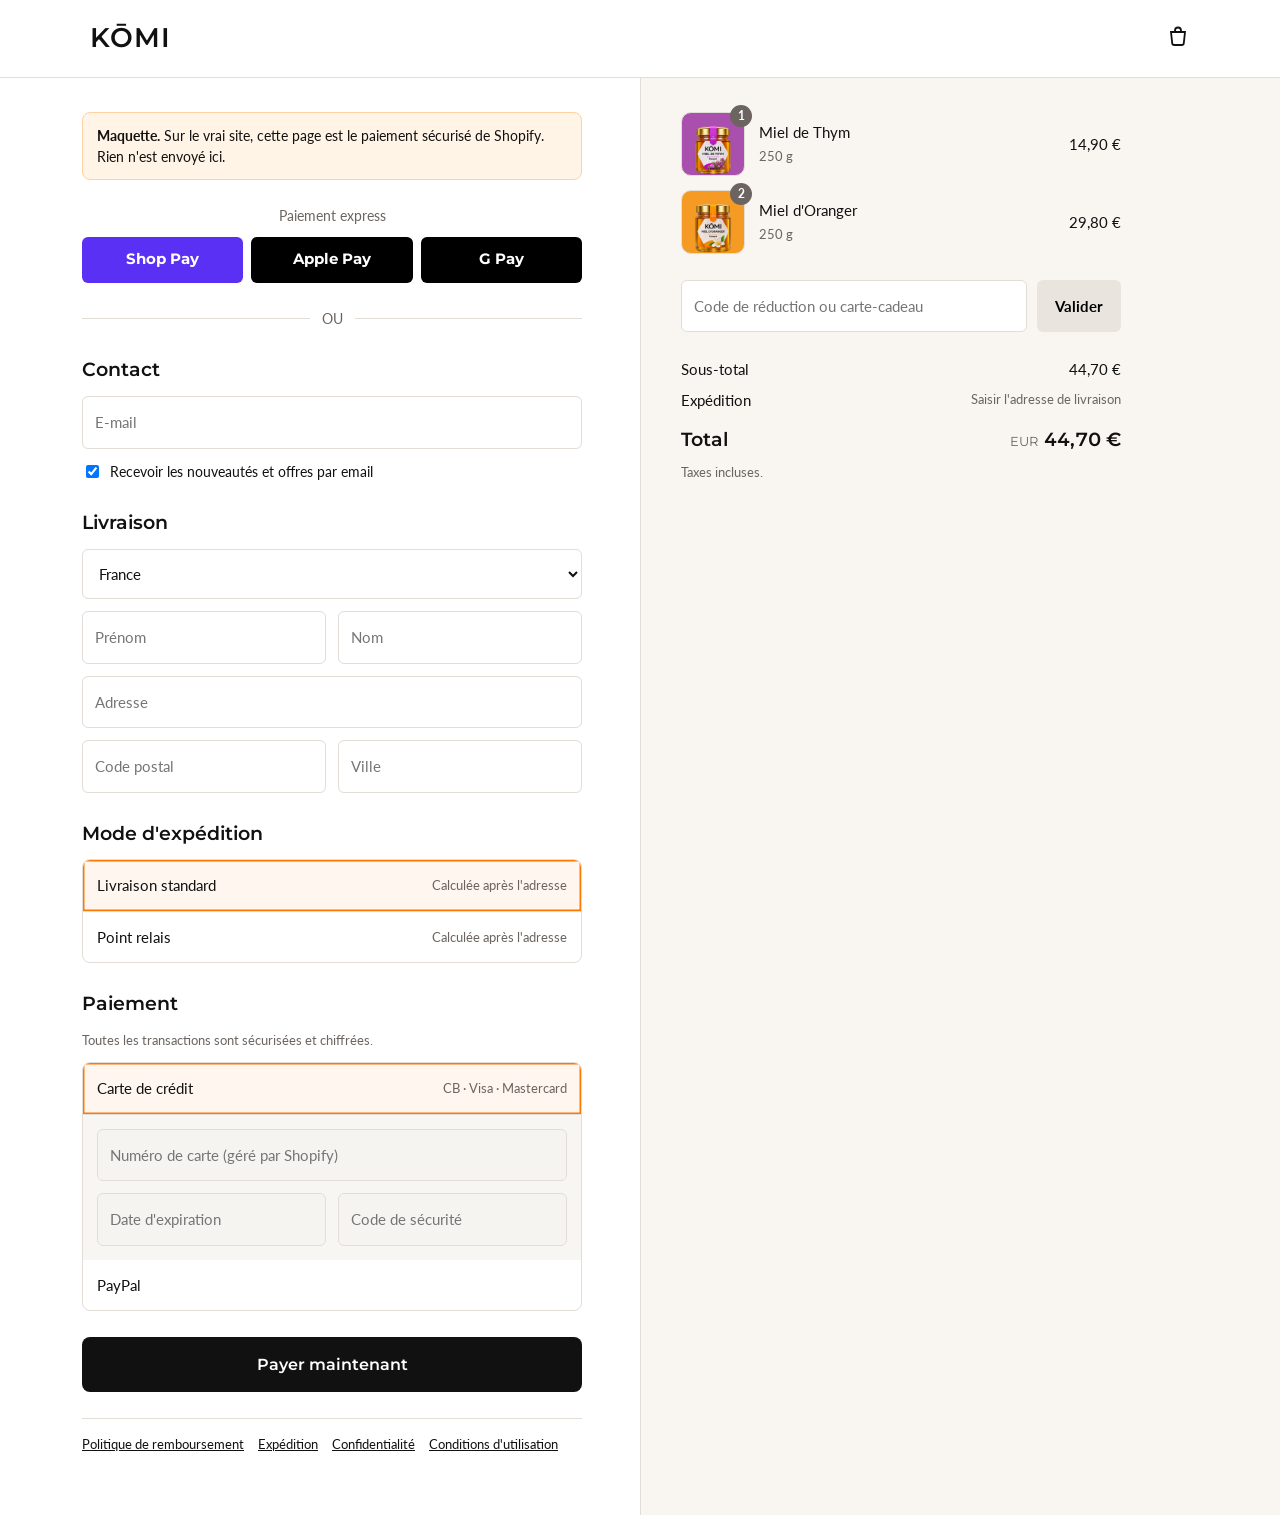
<file: paiement.html>
<!doctype html>
<html lang="fr">
<head>
<meta charset="utf-8">
<meta name="viewport" content="width=device-width,initial-scale=1,viewport-fit=cover">
<link rel="icon" href="img/favicon.svg" type="image/svg+xml">
<title>Paiement — KŌMI</title>
<link rel="preconnect" href="https://fonts.googleapis.com">
<link rel="stylesheet" href="https://fonts.googleapis.com/css2?family=Montserrat:wght@500;600;700&family=Lato:wght@400;700&display=swap">
<style>
/* Aperçu du paiement Shopify (Checkout) aux couleurs KŌMI : logo, bouton noir, accent orange.
   Sur Shopify, cette page est générée par Shopify ; on ne règle que le logo, les couleurs et les polices. */
:root{--black:#111;--orange:#FF7900;--line:#e2ddd6;--soft:#6b6460;--bg:#fff;--side:#F9F6F1;color-scheme:light}
*{box-sizing:border-box}
body{margin:0;font-family:"Lato","Helvetica Neue",Arial,sans-serif;color:var(--black);background:var(--bg);font-size:15px;line-height:1.5}
a{color:var(--black)}
h1,h2{font-family:"Montserrat",Arial,sans-serif;font-weight:600;margin:0}
.top{border-bottom:1px solid var(--line);padding:18px max(18px,env(safe-area-inset-right,0px)) 18px max(18px,env(safe-area-inset-left,0px));padding-top:calc(18px + env(safe-area-inset-top,0px))}
.top .in{max-width:1100px;margin:0 auto;display:flex;justify-content:space-between;align-items:center}
.logo{font-family:"Montserrat",Arial,sans-serif;font-weight:600;font-size:1.7rem;letter-spacing:.04em;text-decoration:none}
.top svg{width:24px;height:24px;fill:none;stroke:currentColor;stroke-width:1.8}
.page{display:grid;grid-template-columns:1fr 1fr;min-height:calc(100vh - 70px)}
.left{padding:34px max(18px,env(safe-area-inset-left,0px)) 60px;display:flex;justify-content:flex-end}
.right{background:var(--side);border-left:1px solid var(--line);padding:34px max(18px,env(safe-area-inset-right,0px)) 60px 40px}
.col{width:100%;max-width:540px;display:grid;gap:26px;padding-right:40px}
.right .col{max-width:440px;padding-right:0}
.express p{text-align:center;color:var(--soft);font-size:.86rem;margin:0 0 10px}
.exp{display:grid;grid-template-columns:repeat(3,1fr);gap:8px}
.exp div{height:46px;border-radius:6px;display:grid;place-items:center;font-family:"Montserrat",Arial,sans-serif;font-weight:700;font-size:.95rem;color:#fff}
.or{display:flex;align-items:center;gap:12px;color:var(--soft);font-size:.86rem}
.or::before,.or::after{content:"";flex:1;height:1px;background:var(--line)}
fieldset{border:0;padding:0;margin:0;display:grid;gap:12px}
legend{font-family:"Montserrat",Arial,sans-serif;font-weight:600;font-size:1.2rem;margin-bottom:12px;padding:0}
.f{position:relative}
.f input,.f select{width:100%;border:1px solid var(--line);border-radius:6px;padding:14px 12px;font:inherit;background:#fff;color:var(--black)}
.f input:focus,.f select:focus{outline:2px solid var(--black);outline-offset:-1px;border-color:transparent}
.f input:disabled{background:#f6f4f1;color:#9a928d}
.two{display:grid;grid-template-columns:1fr 1fr;gap:12px}
.three{display:grid;grid-template-columns:1fr 1fr 1fr;gap:12px}
.box{border:1px solid var(--line);border-radius:8px;overflow:hidden}
.box .row{display:flex;justify-content:space-between;align-items:center;gap:10px;padding:14px;border-bottom:1px solid var(--line)}
.box .row:last-child{border-bottom:0}
.box .row.sel{background:#fff7ef;box-shadow:inset 0 0 0 1.5px var(--orange)}
.box .in{padding:14px;background:#f8f6f3;display:grid;gap:12px}
.note{font-size:.84rem;color:var(--soft);margin:0}
.paybtn{width:100%;border:0;border-radius:8px;background:var(--black);color:#fff;padding:18px;font-family:"Montserrat",Arial,sans-serif;font-weight:600;font-size:1rem;cursor:pointer}
.demo{background:#fff4e6;border:1px solid #ffd2a3;border-radius:8px;padding:12px 14px;font-size:.88rem;margin:0}
.items{display:grid;gap:14px}
.it{display:grid;grid-template-columns:64px 1fr auto;gap:14px;align-items:center}
.it .th{position:relative;width:64px;height:64px;border-radius:10px;background:var(--c);border:1px solid var(--line);display:grid;place-items:end center}
.it .th img{width:62%}
.it .th b{position:absolute;top:-8px;right:-8px;min-width:22px;height:22px;border-radius:11px;background:#6b6460;color:#fff;font-size:.75rem;display:grid;place-items:center;padding:0 6px}
.it span{font-variant-numeric:tabular-nums}
.code{display:grid;grid-template-columns:1fr auto;gap:10px}
.code button{border:0;border-radius:6px;background:#e9e4dd;font:inherit;font-weight:700;padding:0 18px;cursor:pointer}
.tot{display:grid;gap:8px;font-variant-numeric:tabular-nums}
.tot div{display:flex;justify-content:space-between}
.tot .big{font-family:"Montserrat",Arial,sans-serif;font-weight:600;font-size:1.2rem;margin-top:6px}
.tot .big small{font-weight:400;font-size:.8rem;color:var(--soft);margin-right:6px}
.legal{display:flex;flex-wrap:wrap;gap:14px;font-size:.82rem;border-top:1px solid var(--line);padding-top:16px}
.summary-toggle{display:none}
@media (max-width:900px){
  .page{grid-template-columns:1fr}
  .right{order:-1;border-left:0;border-bottom:1px solid var(--line);padding:18px max(18px,env(safe-area-inset-right,0px)) 18px max(18px,env(safe-area-inset-left,0px))}
  .left{justify-content:center}
  .col{padding-right:0;max-width:none}
  .right .col{max-width:none}
  .summary-toggle{display:flex;justify-content:space-between;align-items:center;border:0;background:none;padding:0;font:inherit;color:var(--orange);font-weight:700;cursor:pointer;width:100%}
  .right .col.closed>*:not(.summary-toggle){display:none}
}
</style>
</head>
<body>
<header class="top"><div class="in"><a class="logo" href="index.html">KŌMI</a><a href="index.html" aria-label="Retour à la boutique"><svg viewBox="0 0 24 24"><path d="M5 8h14l-1.2 11.2a2 2 0 0 1-2 1.8H8.2a2 2 0 0 1-2-1.8Z"/><path d="M9 8V6.5a3 3 0 0 1 6 0V8"/></svg></a></div></header>

<div class="page">
  <section class="left">
    <form class="col" id="co" novalidate>
      <p class="demo"><b>Maquette.</b> Sur le vrai site, cette page est le paiement sécurisé de Shopify. Rien n'est envoyé ici.</p>
      <div class="express"><p>Paiement express</p>
        <div class="exp"><div style="background:#5A31F4">Shop Pay</div><div style="background:#000">Apple Pay</div><div style="background:#000">G Pay</div></div></div>
      <div class="or">OU</div>
      <fieldset><legend>Contact</legend>
        <div class="f"><label class="sr" for="em">Email</label><input id="em" type="email" placeholder="E-mail" autocomplete="email"></div>
        <label style="display:flex;gap:8px;align-items:center;font-size:.9rem"><input type="checkbox" id="nl" checked> Recevoir les nouveautés et offres par email</label>
      </fieldset>
      <fieldset><legend>Livraison</legend>
        <div class="f"><label class="sr" for="ct">Pays/région</label><select id="ct"><option>France</option><option>Belgique</option><option>Suisse</option><option>Luxembourg</option></select></div>
        <div class="two"><div class="f"><label class="sr" for="fn">Prénom</label><input id="fn" placeholder="Prénom" autocomplete="given-name"></div><div class="f"><label class="sr" for="ln">Nom</label><input id="ln" placeholder="Nom" autocomplete="family-name"></div></div>
        <div class="f"><label class="sr" for="ad">Adresse</label><input id="ad" placeholder="Adresse" autocomplete="address-line1"></div>
        <div class="two"><div class="f"><label class="sr" for="zp">Code postal</label><input id="zp" placeholder="Code postal" autocomplete="postal-code"></div><div class="f"><label class="sr" for="cy">Ville</label><input id="cy" placeholder="Ville" autocomplete="address-level2"></div></div>
      </fieldset>
      <fieldset><legend>Mode d'expédition</legend>
        <div class="box"><div class="row sel"><span>Livraison standard</span><span class="note">Calculée après l'adresse</span></div><div class="row"><span>Point relais</span><span class="note">Calculée après l'adresse</span></div></div>
      </fieldset>
      <fieldset><legend>Paiement</legend>
        <p class="note">Toutes les transactions sont sécurisées et chiffrées.</p>
        <div class="box">
          <div class="row sel"><span>Carte de crédit</span><span class="note">CB · Visa · Mastercard</span></div>
          <div class="in">
            <div class="f"><label class="sr" for="cn">Numéro de carte</label><input id="cn" placeholder="Numéro de carte (géré par Shopify)" disabled></div>
            <div class="two"><div class="f"><input aria-label="Date d'expiration" placeholder="Date d'expiration" disabled></div><div class="f"><input aria-label="Code de sécurité" placeholder="Code de sécurité" disabled></div></div>
          </div>
          <div class="row"><span>PayPal</span></div>
        </div>
      </fieldset>
      <button class="paybtn" type="submit">Payer maintenant</button>
      <p class="demo" id="msg" hidden></p>
      <nav class="legal"><a href="#">Politique de remboursement</a><a href="#">Expédition</a><a href="#">Confidentialité</a><a href="#">Conditions d'utilisation</a></nav>
    </form>
  </section>
  <aside class="right">
    <div class="col closed" id="sum">
      <button class="summary-toggle" type="button" id="tog"><span>Afficher le récapitulatif de commande</span><b id="totTop">0,00 €</b></button>
      <div class="items" id="items"></div>
      <div class="code"><div class="f"><label class="sr" for="pc">Code promo</label><input id="pc" placeholder="Code de réduction ou carte-cadeau"></div><button type="button" id="apply">Valider</button></div>
      <p class="note" id="pcMsg" hidden></p>
      <div class="tot"><div><span>Sous-total</span><span id="sub"></span></div><div id="discRow" hidden><span>Réduction</span><span id="disc"></span></div><div><span>Expédition</span><span class="note">Saisir l'adresse de livraison</span></div><div class="big"><span>Total</span><span><small>EUR</small><span id="tot"></span></span></div><p class="note" style="margin:0">Taxes incluses.</p></div>
    </div>
  </aside>
</div>

<script>
const PRODUCTS = [
 {id:"oranger",name:"Miel d'Oranger",price:14.90,color:"#F59A23"},{id:"romarin",name:"Miel de Romarin",price:14.90,color:"#8DAA4B"},
 {id:"thym",name:"Miel de Thym",price:14.90,color:"#A94FAD"},{id:"jujubier",name:"Miel de Jujubier",price:16.90,color:"#C2185B"},
 {id:"eucalyptus",name:"Miel d'Eucalyptus",price:14.90,color:"#58AEB4"},{id:"lavande",name:"Miel de Lavande",price:14.90,color:"#F6BD21"},
 {id:"energie",name:"Énergie",price:16.90,color:"#E93F62"},{id:"respiration",name:"Respiration",price:16.90,color:"#2859B8"},
 {id:"digestion",name:"Digestion",price:16.90,color:"#A7BA32"},{id:"relaxation",name:"Relaxation",price:16.90,color:"#9D38A8"}];
const euro = n => n.toFixed(2).replace(".",",") + " €";
let items = []; try{ items = JSON.parse(localStorage.getItem("komi-cart")) || []; }catch(e){}
if(!items.length) items = [{id:"thym",q:1},{id:"oranger",q:2}]; // exemple si le panier est vide
let discount = 0;
function render(){
  const sub = items.reduce((s,i)=>s+i.q*(i.bundle ? i.price : PRODUCTS.find(p=>p.id===i.id).price),0);
  document.getElementById("items").innerHTML = items.map(i=>{ if(i.bundle){ const ps = i.bundle.map(id=>PRODUCTS.find(x=>x.id===id)); return `<div class="it" style="--c:${ps[0].color}"><div class="th" style="background:linear-gradient(150deg,#FF7900,#EF2970)"><img src="img/jar-${ps[1].id}.webp" alt=""><b>${i.q}</b></div><div>${i.name}<br><span class="note">${ps.map(x=>x.name.replace(/^Miel /,"")).join(" · ")}</span></div><span>${euro(i.price*i.q)}</span></div>`; } const p = PRODUCTS.find(x=>x.id===i.id); return `<div class="it" style="--c:${p.color}"><div class="th"><img src="img/jar-${p.id}.webp" alt=""><b>${i.q}</b></div><div>${p.name}<br><span class="note">250 g</span></div><span>${euro(p.price*i.q)}</span></div>`; }).join("");
  document.getElementById("sub").textContent = euro(sub);
  document.getElementById("discRow").hidden = !discount;
  document.getElementById("disc").textContent = "− " + euro(sub*discount);
  const t = euro(sub*(1-discount)); document.getElementById("tot").textContent = t; document.getElementById("totTop").textContent = t;
}
render();
document.getElementById("tog").addEventListener("click", ()=>document.getElementById("sum").classList.toggle("closed"));
document.getElementById("apply").addEventListener("click", ()=>{
  const v = document.getElementById("pc").value.trim().toUpperCase(), m = document.getElementById("pcMsg"); m.hidden = false;
  if(v === "BIENVENUE10"){ discount = .1; m.textContent = "Code BIENVENUE10 appliqué : −10 %."; }
  else { discount = 0; m.textContent = v ? "Ce code n'existe pas. Pour la démo, essayez BIENVENUE10." : "Entrez un code. Pour la démo, essayez BIENVENUE10."; }
  render();
});
document.getElementById("co").addEventListener("submit", e=>{ e.preventDefault(); const m = document.getElementById("msg"); m.hidden = false; m.textContent = "Démo : sur le vrai site, Shopify traite le paiement ici et envoie l'email de confirmation de commande."; });
</script>
<style>.sr{position:absolute;width:1px;height:1px;overflow:hidden;clip:rect(0 0 0 0)}[hidden]{display:none!important}</style>
</body>
</html>
</file>
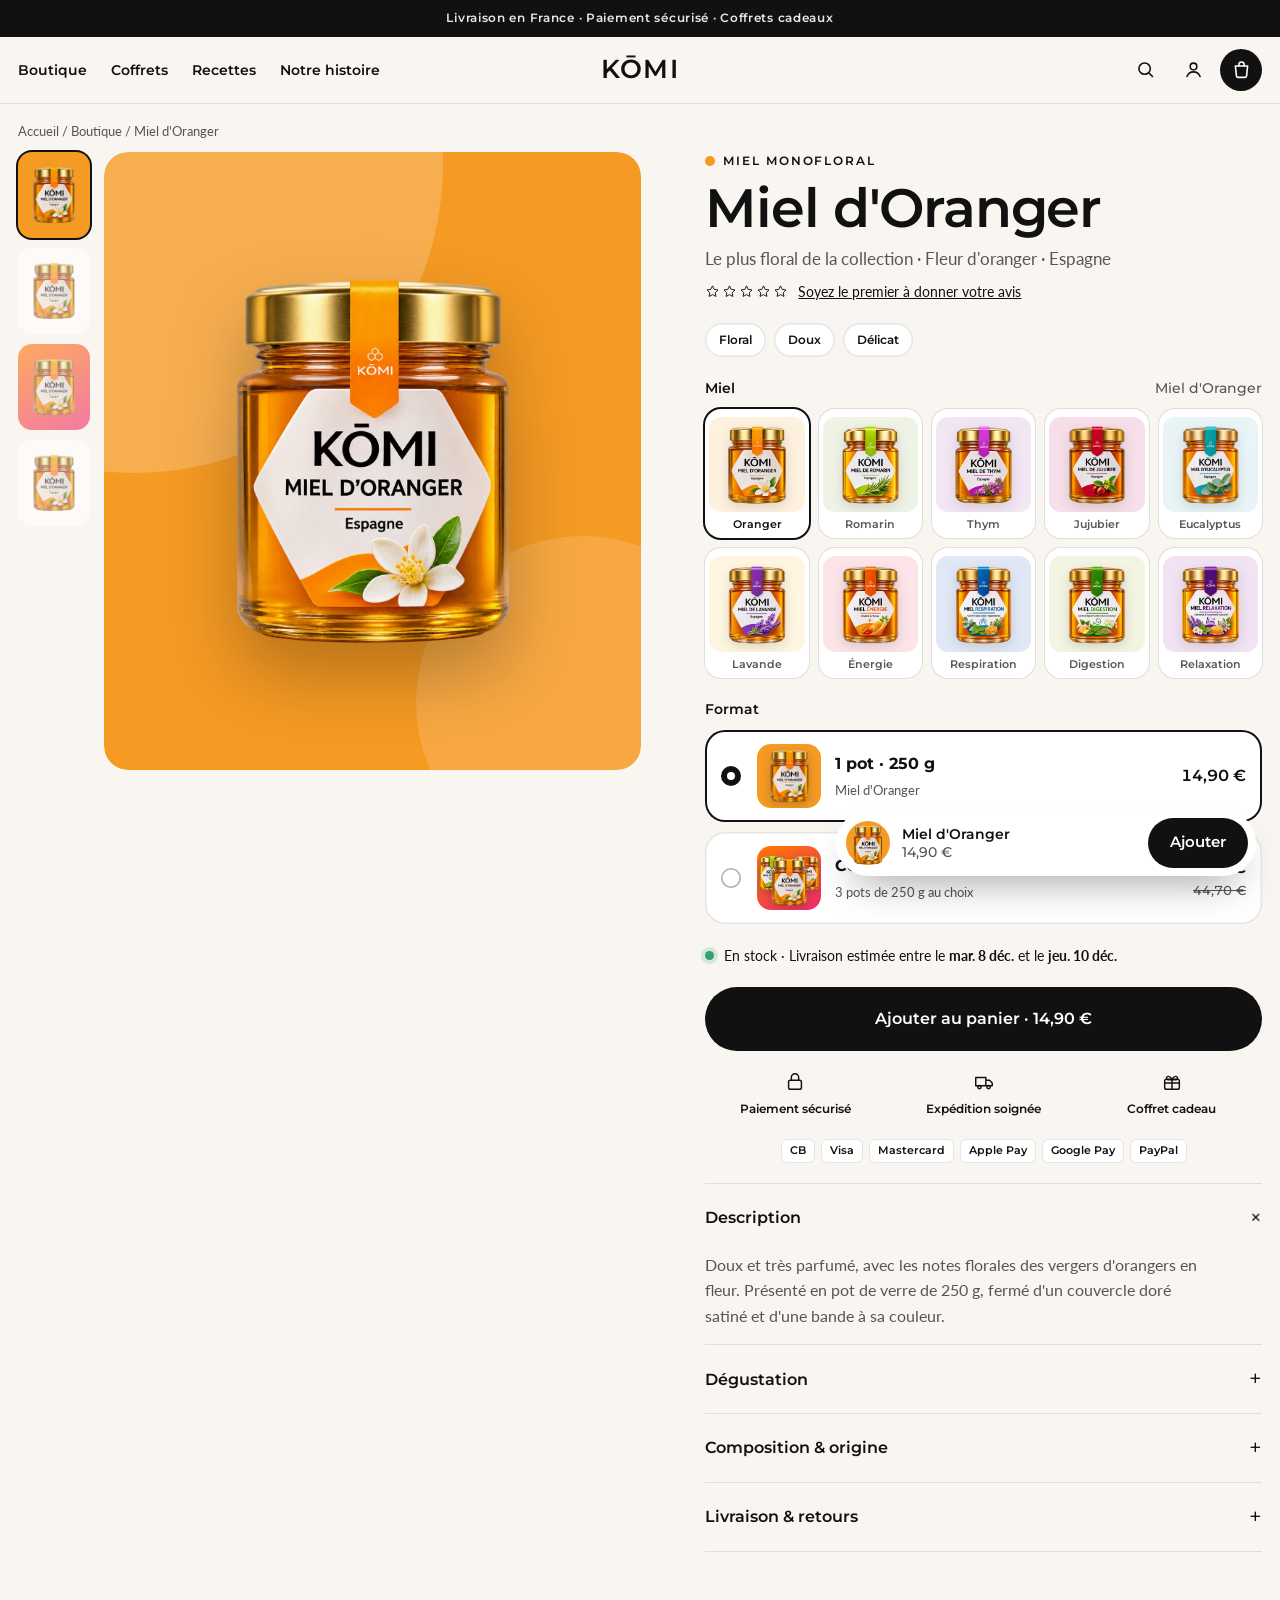
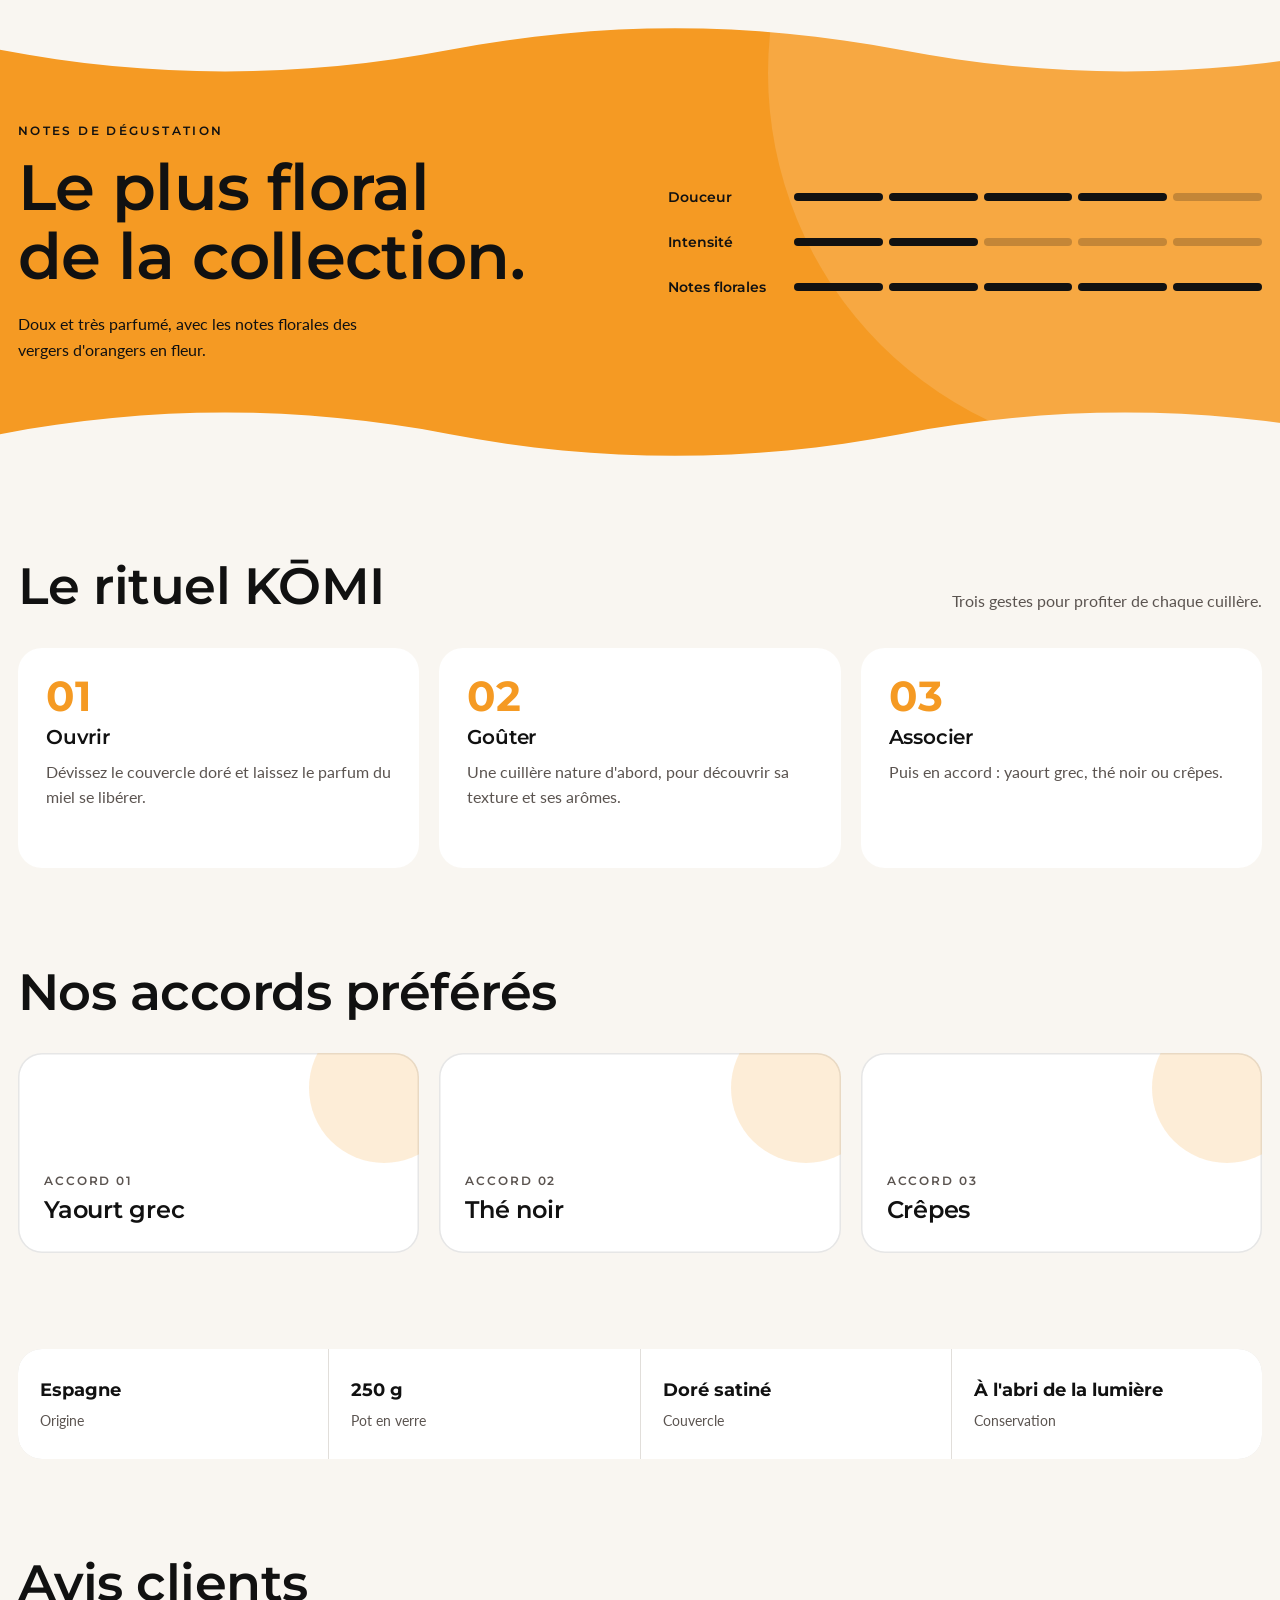
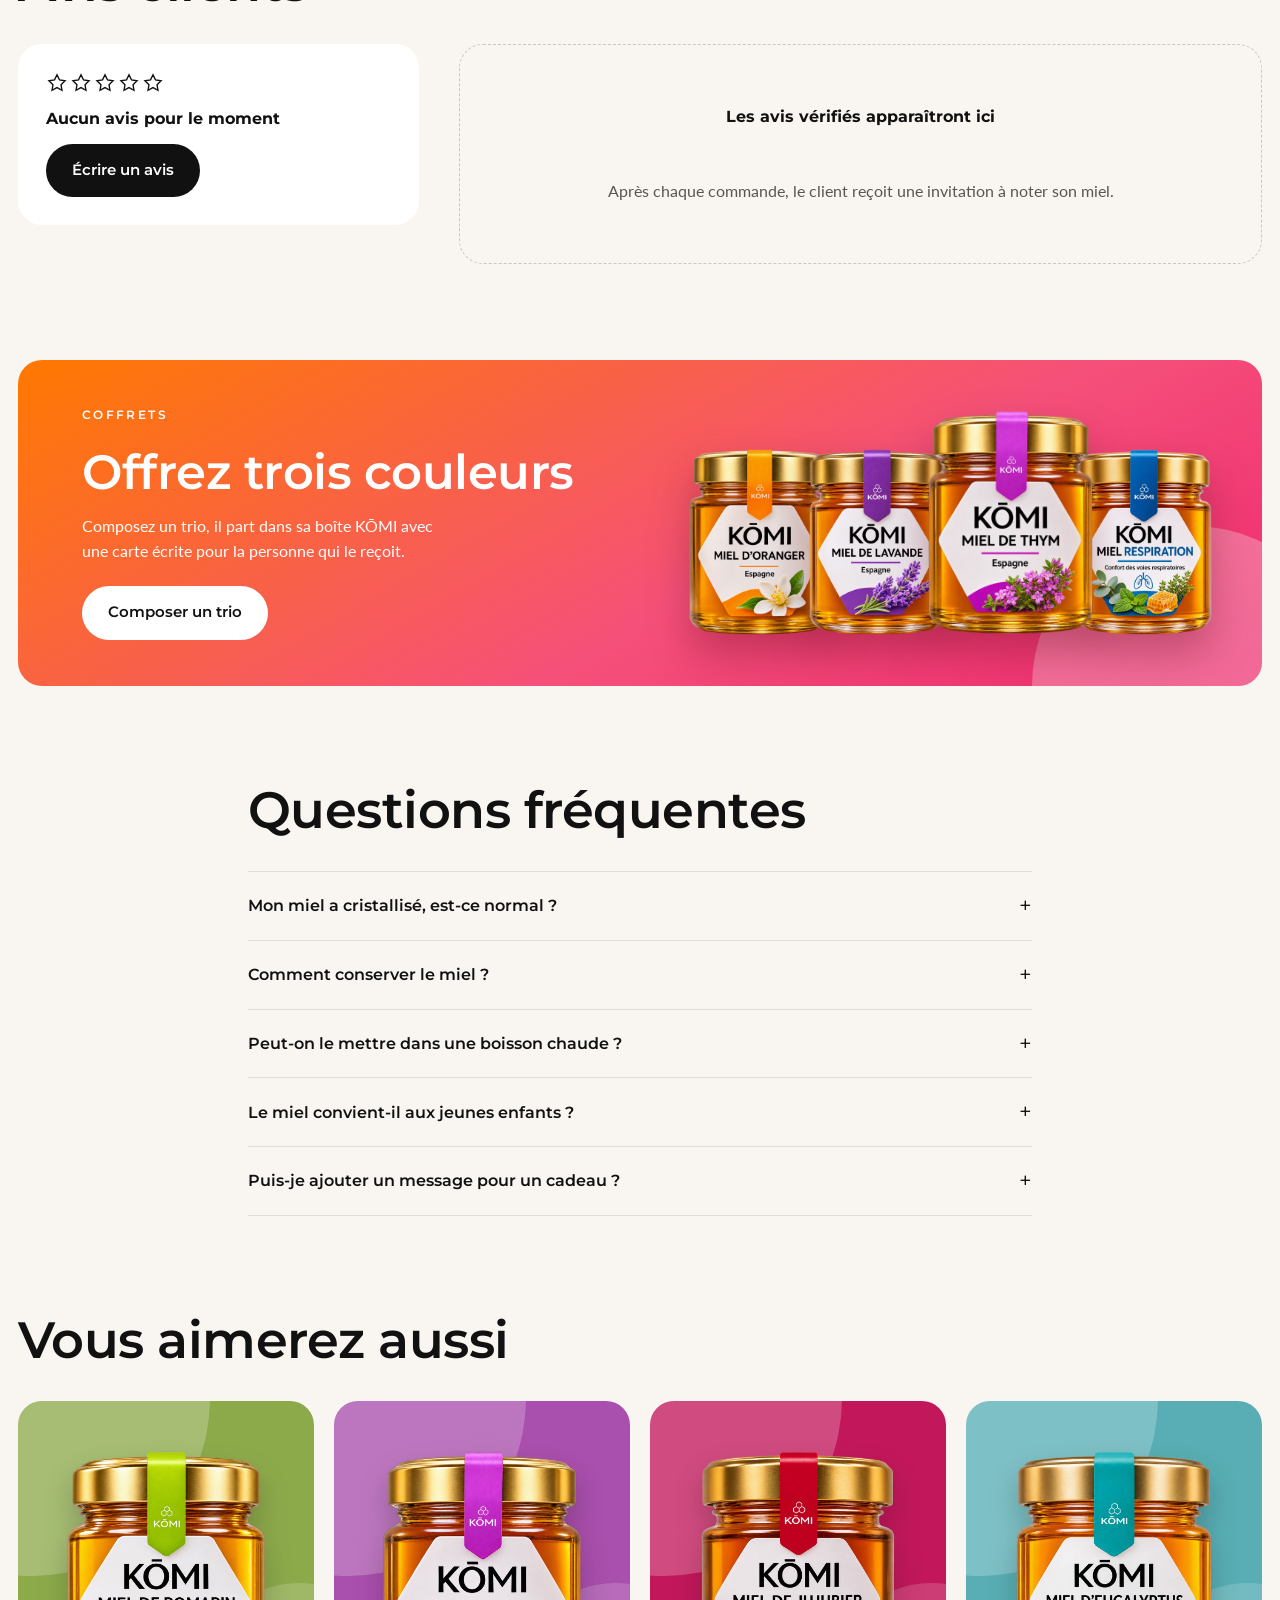
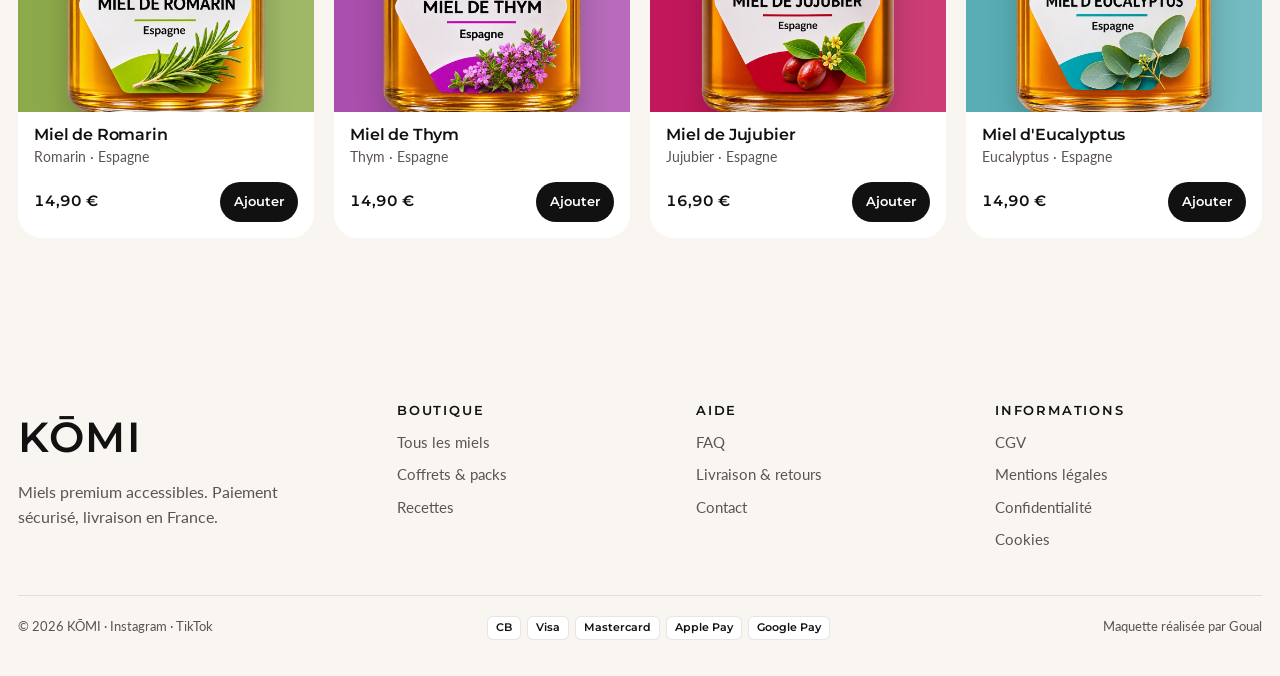
<file: produit.html>
<!doctype html>
<html lang="fr">
<head>
<meta charset="utf-8">
<meta name="viewport" content="width=device-width,initial-scale=1,viewport-fit=cover">
<link rel="icon" href="img/favicon.svg" type="image/svg+xml">
<title>KŌMI — Miel</title>
<link rel="preconnect" href="https://fonts.googleapis.com">
<link rel="stylesheet" href="https://fonts.googleapis.com/css2?family=Montserrat:wght@400;500;600;700&family=Lato:wght@400;700&display=swap">
<link rel="stylesheet" href="assets/komi.css?v=1794986432">
<style>
/* ===== Fiche produit (templates/product.json) : structure orientée vente, traitement épuré et premium ===== */
.crumbs{font-size:.82rem;color:var(--ink-soft);padding-block:18px 10px}
.crumbs a{text-decoration:none}
.pdp{display:grid;grid-template-columns:minmax(0,1.12fr) minmax(0,1fr);gap:clamp(28px,5vw,72px);align-items:start;padding-bottom:70px}

/* galerie */
.gallery{position:sticky;top:78px;display:grid;grid-template-columns:72px 1fr;gap:14px}
.thumbs{display:flex;flex-direction:column;gap:10px}
.thumbs button{width:72px;height:86px;border-radius:14px;border:0;padding:0;overflow:hidden;opacity:.6;transition:opacity .2s,box-shadow .2s;display:grid;place-items:center}
.thumbs button.on{opacity:1;box-shadow:0 0 0 2px var(--black)}
.thumbs img{width:62%}
.slides{display:grid;grid-auto-flow:column;grid-auto-columns:100%;overflow-x:auto;scroll-snap-type:x mandatory;border-radius:var(--r);scrollbar-width:none}
.slides::-webkit-scrollbar{display:none}
.slide{scroll-snap-align:start;aspect-ratio:4/4.6;position:relative;display:flex;align-items:center;justify-content:center;overflow:hidden;border-radius:var(--r)}
.s-color{background:var(--c)}
.s-color::before{content:"";position:absolute;width:115%;aspect-ratio:1;border-radius:50%;background:rgba(255,255,255,.2);left:-52%;top:-48%}
.s-color::after{content:"";position:absolute;width:62%;aspect-ratio:1;border-radius:50%;background:rgba(255,255,255,.14);right:-20%;bottom:-16%}
.s-color img{position:relative;z-index:1;width:54%;filter:drop-shadow(0 34px 34px rgba(0,0,0,.25));animation:float 6s ease-in-out infinite}
@keyframes float{50%{transform:translateY(-12px) rotate(-1.5deg)}}
.s-zoom{background:var(--white)}
.s-zoom .zoom{width:100%;height:100%;background-repeat:no-repeat;background-size:200%;background-position:50% 64%}
.s-brand{background:linear-gradient(150deg,#FF7900 0%,#F5507A 65%,#EF2970 100%)}
.s-brand::before{content:"";position:absolute;width:90%;aspect-ratio:1;border-radius:50%;background:var(--powder);opacity:.55;left:-30%;bottom:-40%}
.s-brand img{position:relative;width:46%;filter:drop-shadow(0 34px 34px rgba(80,0,20,.35))}
.s-trio{display:grid;justify-items:center;background:var(--white);align-items:end;padding-bottom:12%}
.s-trio .row3{display:flex;align-items:flex-end;justify-content:center;width:86%}
.s-trio img{width:34%;margin:0 -2%;filter:drop-shadow(0 22px 22px rgba(0,0,0,.18))}
.s-trio img:nth-child(2){width:40%;position:relative;z-index:1}
.s-trio .lbl{position:absolute;top:8%;left:0;right:0;text-align:center}
.pager{display:none;justify-content:center;gap:6px;margin-top:10px}
.pager i{width:7px;height:7px;border-radius:50%;background:rgba(17,17,17,.2);transition:background .2s,width .2s}
.pager i.on{background:var(--black);width:20px;border-radius:4px}

/* bloc d'achat */
.buy{display:flex;flex-direction:column;gap:20px;min-width:0}
.buy .top{display:flex;flex-direction:column;gap:8px}
.fam{display:inline-flex;align-items:center;gap:8px;font-family:var(--title);font-weight:600;font-size:.74rem;letter-spacing:.16em;text-transform:uppercase}
.fam i{width:10px;height:10px;border-radius:50%;background:var(--c)}
.buy h1{font-size:clamp(2.3rem,4.2vw,3.5rem);letter-spacing:-.02em}
.tagline{margin:0;font-size:1.08rem;color:var(--ink-soft)}
.rating{display:flex;align-items:center;gap:10px;font-size:.86rem;color:var(--ink-soft)}
.stars{display:flex;gap:2px}
.stars svg{width:15px;height:15px;fill:none;stroke:var(--black);stroke-width:1.5}
.rating a{color:var(--black)}
.tags{display:flex;gap:8px;flex-wrap:wrap}
.tags span{border-radius:999px;padding:7px 14px;background:var(--white);font-family:var(--title);font-weight:600;font-size:.78rem;box-shadow:inset 0 0 0 1.5px var(--line)}
.label{display:flex;justify-content:space-between;align-items:baseline;margin-bottom:10px;font-family:var(--title);font-weight:600;font-size:.86rem}
.label span{font-weight:500;color:var(--ink-soft)}
.swatches{display:grid;grid-template-columns:repeat(5,minmax(0,1fr));gap:10px}
.sw{position:relative;display:flex;flex-direction:column;align-items:center;gap:6px;border:0;padding:8px 4px 8px;border-radius:16px;background:#fff;box-shadow:0 0 0 1px var(--line);cursor:pointer;transition:transform .2s,box-shadow .2s;font:inherit;color:inherit;min-width:0}
.sw .jr{width:100%;aspect-ratio:1;border-radius:12px;background:color-mix(in srgb,var(--sc) 14%,#fff);position:relative;overflow:hidden}
.sw img{position:absolute;left:0;right:0;top:9%;height:84%;width:100%;object-fit:contain;filter:drop-shadow(0 4px 6px rgba(0,0,0,.12));transition:transform .25s}
.sw small{font-family:var(--title);font-size:.68rem;font-weight:600;line-height:1.15;text-align:center;white-space:nowrap;overflow:hidden;text-overflow:ellipsis;max-width:100%;opacity:.7}
.sw:hover img{transform:translateY(-3px) scale(1.04)}
.sw[aria-checked="true"]{box-shadow:0 0 0 2px var(--black)}
.sw[aria-checked="true"] small{opacity:1}
.offers{display:grid;gap:10px}
.offer{position:relative;display:grid;grid-template-columns:22px 64px 1fr auto;gap:14px;align-items:center;background:var(--white);border-radius:20px;padding:14px 16px;cursor:pointer;box-shadow:inset 0 0 0 1.5px var(--line);transition:box-shadow .2s}
.offer input{position:absolute;opacity:0;pointer-events:none}
.offer .dot{width:20px;height:20px;border-radius:50%;box-shadow:inset 0 0 0 1.5px rgba(17,17,17,.35)}
.offer.on{box-shadow:inset 0 0 0 2px var(--black)}
.offer.on .dot{box-shadow:inset 0 0 0 6px var(--black)}
.offer .vis{position:relative;height:64px;border-radius:14px;background:var(--c);display:flex;align-items:center;justify-content:center;overflow:hidden}
.offer .vis img{height:84%;width:auto;filter:drop-shadow(0 3px 4px rgba(0,0,0,.18))}
.offer .vis.trio{background:linear-gradient(150deg,#FF7900,#EF2970)}
.offer .vis.trio img{position:absolute;left:50%;top:50%;height:56%}
.offer .vis.trio img:nth-child(1){z-index:2;height:74%;transform:translate(-50%,-42%)}
.offer .vis.trio img:nth-child(2){transform:translate(-112%,-64%)}
.offer .vis.trio img:nth-child(3){transform:translate(12%,-64%)}
.offer .nw{white-space:nowrap}
.offer b{display:block;font-family:var(--title);font-size:.98rem}
.offer small{color:var(--ink-soft);font-size:.82rem}
.offer .pr{text-align:right;font-family:var(--title);font-weight:600;font-variant-numeric:tabular-nums}
.offer .pr s{display:block;font-weight:500;font-size:.8rem;color:var(--ink-soft)}
.badge{position:absolute;top:-10px;right:16px;background:var(--fuchsia);color:var(--white);border-radius:999px;padding:3px 10px;font-family:var(--title);font-weight:600;font-size:.68rem;letter-spacing:.08em;text-transform:uppercase}
.builder{background:var(--white);border-radius:20px;padding:16px;display:grid;gap:12px}
.builder .bh{display:flex;justify-content:space-between;align-items:center;font-family:var(--title);font-weight:600;font-size:.9rem}
.meter{height:6px;border-radius:3px;background:rgba(17,17,17,.08);overflow:hidden}
.meter i{display:block;height:100%;width:0;background:var(--fuchsia);transition:width .3s}
.picks{display:grid;grid-template-columns:repeat(5,minmax(0,1fr));gap:8px}
.pick{position:relative;border:0;border-radius:14px;padding:6px 4px 4px;background:var(--pc);display:flex;flex-direction:column;align-items:center;gap:2px;transition:transform .2s;min-width:0}
.pick img{width:62%}
.pick span{font-family:var(--title);font-weight:600;font-size:.6rem;line-height:1.1;color:var(--pf);text-align:center;width:100%;overflow:hidden;text-overflow:ellipsis;white-space:nowrap}
.pick b{position:absolute;top:-6px;right:-6px;min-width:20px;height:20px;border-radius:10px;background:var(--black);color:var(--white);font:700 .7rem/20px var(--title);display:none}
.pick.has b{display:block}
.pick:disabled{opacity:.4;cursor:not-allowed}
.chosen{display:flex;gap:6px;flex-wrap:wrap;min-height:30px}
.chosen button{border:0;border-radius:999px;padding:5px 10px 5px 8px;background:var(--cream);font-family:var(--title);font-weight:600;font-size:.74rem;display:inline-flex;align-items:center;gap:6px}
.chosen button i{width:10px;height:10px;border-radius:50%;background:var(--cc)}
.ship{display:flex;align-items:center;gap:10px;font-size:.9rem}
.ship i{width:9px;height:9px;border-radius:50%;background:#2fa36b;box-shadow:0 0 0 4px rgba(47,163,107,.18)}
.cta{width:100%;padding:19px;font-size:1rem}
.cta:disabled{background:#8d8782;cursor:not-allowed}
.assure{display:grid;grid-template-columns:repeat(3,minmax(0,1fr));gap:8px}
.assure div{display:flex;flex-direction:column;align-items:center;text-align:center;gap:6px;font-size:.78rem;font-family:var(--title);font-weight:600}
.assure svg{width:22px;height:22px;fill:none;stroke:var(--black);stroke-width:1.6;stroke-linecap:round;stroke-linejoin:round}
.buy .pay{justify-content:center}
details:not(.cat){border-top:1px solid var(--line)}
details:not(.cat):last-of-type{border-bottom:1px solid var(--line)}
details:not(.cat)>summary{list-style:none;cursor:pointer;display:flex;justify-content:space-between;align-items:center;padding:16px 0;font-family:var(--title);font-weight:600}
details:not(.cat)>summary::-webkit-details-marker{display:none}
details:not(.cat)>summary::after{content:"+";font-size:1.4rem;font-weight:400;transition:transform .25s}
details:not(.cat)[open]>summary::after{transform:rotate(45deg)}
details p{margin:0 0 16px;color:var(--ink-soft);max-width:56ch}

/* sections sous la ligne de flottaison */
.band{background:var(--c);color:var(--fg);position:relative;overflow:hidden}
.band .wv{position:absolute;left:0;right:0;z-index:2;height:clamp(30px,5vw,70px);background:var(--cream);pointer-events:none;-webkit-mask-repeat:repeat-x;mask-repeat:repeat-x;-webkit-mask-size:var(--ww) 100%;mask-size:var(--ww) 100%;animation:waveX 16s linear infinite;--ww:900px}
.band .wv.t{top:-1px;-webkit-mask-image:url("data:image/svg+xml,%3Csvg xmlns='http://www.w3.org/2000/svg' viewBox='0 0 720 80' preserveAspectRatio='none'%3E%3Cpath d='M0 0H720V36C600 0 480 0 360 36S120 72 0 36Z'/%3E%3C/svg%3E");mask-image:url("data:image/svg+xml,%3Csvg xmlns='http://www.w3.org/2000/svg' viewBox='0 0 720 80' preserveAspectRatio='none'%3E%3Cpath d='M0 0H720V36C600 0 480 0 360 36S120 72 0 36Z'/%3E%3C/svg%3E");animation-direction:reverse}
.band .wv.b{bottom:-1px;-webkit-mask-image:url("data:image/svg+xml,%3Csvg xmlns='http://www.w3.org/2000/svg' viewBox='0 0 720 80' preserveAspectRatio='none'%3E%3Cpath d='M0 44C120 8 240 8 360 44S600 80 720 44V80H0Z'/%3E%3C/svg%3E");mask-image:url("data:image/svg+xml,%3Csvg xmlns='http://www.w3.org/2000/svg' viewBox='0 0 720 80' preserveAspectRatio='none'%3E%3Cpath d='M0 44C120 8 240 8 360 44S600 80 720 44V80H0Z'/%3E%3C/svg%3E")}
@keyframes waveX{to{-webkit-mask-position:var(--ww) 0;mask-position:var(--ww) 0}}
@media (max-width:760px){.band .wv{--ww:460px}}
@media (prefers-reduced-motion:reduce){.band .wv{animation:none}}
.band::before{content:"";position:absolute;width:60vmax;aspect-ratio:1;border-radius:50%;background:rgba(255,255,255,.14);right:-20vmax;top:-26vmax}
.band .wrap{position:relative;display:grid;grid-template-columns:1fr 1fr;gap:56px;align-items:center;padding-block:100px}
.band h2{font-size:clamp(2.2rem,5vw,4rem);margin:12px 0 20px}
.band p{max-width:42ch;margin:0}
.profile{display:grid;gap:22px}
.prow{display:grid;grid-template-columns:110px 1fr;align-items:center;gap:16px;font-family:var(--title);font-weight:600;font-size:.9rem}
.scale{display:grid;grid-template-columns:repeat(5,1fr);gap:6px}
.scale i{height:8px;border-radius:4px;background:currentColor;opacity:.22;transform-origin:left;transition:opacity .5s}
.scale i.on{opacity:1}
.sec{padding-block:96px}
.sec h2{font-size:clamp(2rem,4.4vw,3.2rem)}
.sec .intro{display:flex;justify-content:space-between;align-items:end;gap:20px;flex-wrap:wrap;margin-bottom:34px}
.sec .intro p{margin:0;max-width:44ch;color:var(--ink-soft)}
.steps{display:grid;grid-template-columns:repeat(3,minmax(0,1fr));gap:20px;counter-reset:st}
.step{background:var(--white);border-radius:var(--r);padding:28px;display:flex;flex-direction:column;gap:10px;min-height:220px}
.step .n{font-family:var(--title);font-weight:700;font-size:2.6rem;line-height:1;color:var(--c)}
.step h3{font-size:1.25rem}
.step p{margin:0;color:var(--ink-soft)}
.pairs{display:grid;grid-template-columns:repeat(3,minmax(0,1fr));gap:20px}
.pair{border-radius:var(--r);padding:30px 26px;min-height:200px;display:flex;flex-direction:column;justify-content:flex-end;gap:6px;position:relative;overflow:hidden;background:var(--white);box-shadow:inset 0 0 0 1.5px var(--line)}
.pair::before{content:"";position:absolute;width:150px;aspect-ratio:1;border-radius:50%;background:var(--c);opacity:.18;right:-40px;top:-40px}
.pair span{font-family:var(--title);font-weight:600;font-size:.74rem;letter-spacing:.16em;text-transform:uppercase;color:var(--ink-soft)}
.pair h3{font-size:1.5rem}
.facts{display:grid;grid-template-columns:repeat(4,minmax(0,1fr));gap:1px;background:var(--line);border-radius:var(--r);overflow:hidden}
.facts div{background:var(--white);padding:26px 22px;display:flex;flex-direction:column;gap:6px}
.facts b{font-family:var(--title);font-size:1.15rem}
.facts span{font-size:.88rem;color:var(--ink-soft)}
.reviews{display:grid;grid-template-columns:1fr 2fr;gap:40px;align-items:start}
.rv-sum{background:var(--white);border-radius:var(--r);padding:28px;display:grid;gap:12px;justify-items:start}
.rv-sum .stars svg{width:22px;height:22px}
.rv-empty{border-radius:var(--r);border:1.5px dashed rgba(17,17,17,.2);padding:40px;display:grid;place-items:center;text-align:center;gap:10px;color:var(--ink-soft);min-height:220px}
.gift{background:linear-gradient(150deg,#FF7900 0%,#F5507A 60%,#EF2970 100%);color:var(--white);border-radius:var(--r);overflow:hidden;display:grid;grid-template-columns:1.2fr 1fr;align-items:center;gap:30px;padding:46px clamp(24px,5vw,64px);position:relative}
.gift::after{content:"";position:absolute;width:320px;aspect-ratio:1;border-radius:50%;background:var(--powder);opacity:.5;right:-90px;bottom:-160px}
.gift h2{font-size:clamp(2rem,4vw,3rem);margin:10px 0 14px}
.gift p{margin:0 0 22px;max-width:40ch}
.gift .jars{display:flex;justify-content:center;align-items:flex-end;position:relative;z-index:1}
.gift .jars img{width:30%;margin:0 -3%;filter:drop-shadow(0 20px 20px rgba(80,0,20,.3))}
.gift .jars img:nth-child(3){width:36%;position:relative;z-index:2}
.faq{max-width:820px}
.related .grid{grid-template-columns:repeat(4,minmax(0,1fr))}
.reveal{opacity:0;transform:translateY(24px);transition:opacity .9s ease,transform 1s cubic-bezier(.2,.7,.2,1)}
.reveal.in{opacity:1;transform:none}

/* barre d'achat collante */
.sticky-buy{position:fixed;left:0;right:0;bottom:0;z-index:25;display:flex;align-items:center;gap:12px;background:var(--white);box-shadow:0 -10px 30px -20px rgba(0,0,0,.4);padding:10px var(--gutter-r) calc(10px + env(safe-area-inset-bottom,0px)) var(--gutter-l);transform:translateY(110%);transition:transform .35s}
.sticky-buy.on{transform:none}
.sticky-buy .th{width:44px;height:50px;border-radius:10px;background:var(--c);display:grid;place-items:end center}
.sticky-buy .th img{width:70%}
.sticky-buy div.t{flex:1;min-width:0;font-family:var(--title);font-weight:600;font-size:.9rem;line-height:1.25}
.sticky-buy div.t span{font-weight:500;color:var(--ink-soft)}
.sticky-buy .btn{padding:13px 22px}
@media (min-width:1000px){.sticky-buy{left:auto;right:24px;bottom:24px;width:420px;border-radius:999px;padding:8px 8px 8px 10px;box-shadow:0 20px 40px -18px rgba(0,0,0,.45)}.sticky-buy .th{border-radius:50%;width:44px;height:44px}}

@media (max-width:960px){
  .pdp{grid-template-columns:1fr;gap:22px}
  .gallery{position:static;grid-template-columns:1fr;margin-inline:calc(-1 * var(--gutter-l)) calc(-1 * var(--gutter-r))}
  .slides{border-radius:0}
  .slide{border-radius:0;aspect-ratio:1/1.08}
  .thumbs{display:none}
  .pager{display:flex}
  .band .wrap{grid-template-columns:1fr;gap:34px;padding-block:72px}
  .steps,.pairs{grid-template-columns:1fr}
  .step{min-height:0}
  .pair{min-height:150px}
  .facts{grid-template-columns:1fr 1fr}
  .reviews{grid-template-columns:1fr;gap:20px}
  .gift{grid-template-columns:1fr}
  .related .grid{grid-template-columns:repeat(2,minmax(0,1fr))}
  .sec{padding-block:70px}
}
@media (max-width:520px){.swatches{gap:8px}.sw{padding:6px 3px;border-radius:14px}.sw small{font-size:.6rem}.offer{grid-template-columns:20px 54px 1fr auto;gap:10px;padding:12px}.offer .vis{height:56px}}
</style>
</head>
<body data-page="product" data-menu="light">

<div class="announce"><span>Livraison en France · Paiement sécurisé · Coffrets cadeaux</span></div>
<header class="hdr">
  <div class="wrap">
    <button class="icon burger" aria-label="Ouvrir le menu"><svg viewBox="0 0 24 24"><path d="M4 7h16M4 12h16M4 17h16"/></svg></button>
    <nav><a href="index.html#boutique">Boutique</a><a href="index.html#coffrets">Coffrets</a><a href="index.html#recettes">Recettes</a><a href="index.html#histoire">Notre histoire</a></nav>
    <a class="logo" href="index.html" aria-label="KŌMI, accueil">KŌMI</a>
    <div class="tools">
      <button class="icon hide-s" aria-label="Rechercher"><svg viewBox="0 0 24 24"><circle cx="11" cy="11" r="6.5"/><path d="m20 20-4.2-4.2"/></svg></button>
      <button class="icon hide-s" aria-label="Mon compte"><svg viewBox="0 0 24 24"><circle cx="12" cy="8.5" r="3.8"/><path d="M4.5 20c1.4-3.6 4.2-5.3 7.5-5.3s6.1 1.7 7.5 5.3"/></svg></button>
      <button class="icon cart" aria-label="Panier, 0 article"><svg viewBox="0 0 24 24"><path d="M5 8h14l-1.2 11.2a2 2 0 0 1-2 1.8H8.2a2 2 0 0 1-2-1.8Z"/><path d="M9 8V6.5a3 3 0 0 1 6 0V8"/></svg><span class="n">0</span></button>
    </div>
  </div>
</header>

<main id="main"></main>

<footer>
  <div class="wrap">
    <div class="cols">
      <div><a class="logo" href="index.html">KŌMI</a><p style="margin:0;color:var(--ink-soft);max-width:30ch">Miels premium accessibles. Paiement sécurisé, livraison en France.</p></div>
      <div><h4>Boutique</h4><ul><li><a href="index.html#boutique">Tous les miels</a></li><li><a href="index.html#coffrets">Coffrets &amp; packs</a></li><li><a href="index.html#recettes">Recettes</a></li></ul></div>
      <div><h4>Aide</h4><ul><li><a href="#faq">FAQ</a></li><li><a href="#">Livraison &amp; retours</a></li><li><a href="#">Contact</a></li></ul></div>
      <div><h4>Informations</h4><ul><li><a href="#">CGV</a></li><li><a href="#">Mentions légales</a></li><li><a href="#">Confidentialité</a></li><li><a href="#">Cookies</a></li></ul></div>
    </div>
    <div class="fine"><span>© 2026 KŌMI · Instagram · TikTok</span><span class="pay"><span>CB</span><span>Visa</span><span>Mastercard</span><span>Apple Pay</span><span>Google Pay</span></span><span>Maquette réalisée par Goual</span></div>
  </div>
</footer>

<script src="assets/komi.js?v=1794986432"></script>
<script>
/* Offre coffret : à confirmer par le client (ici, exemple à −10 %) */
const TRIO = { size:3, discount:.10, name:"Coffret Trio" };
const STAR = '<svg viewBox="0 0 24 24"><path d="m12 3 2.7 5.6 6.1.9-4.4 4.3 1 6.1L12 17l-5.4 2.9 1-6.1L3.2 9.5l6.1-.9Z"/></svg>';
const ICON = {
  lock:'<svg viewBox="0 0 24 24"><rect x="5" y="10" width="14" height="10" rx="2"/><path d="M8 10V7a4 4 0 0 1 8 0v3"/></svg>',
  truck:'<svg viewBox="0 0 24 24"><path d="M3 7h11v9H3zM14 10h4l3 3v3h-7"/><circle cx="7" cy="17.5" r="1.8"/><circle cx="17" cy="17.5" r="1.8"/></svg>',
  gift:'<svg viewBox="0 0 24 24"><rect x="4" y="9" width="16" height="11" rx="2"/><path d="M12 9v11M4 13h16M12 9c-2-4-6-4-6-1s6 1 6 1Zm0 0c2-4 6-4 6-1s-6 1-6 1Z"/></svg>'
};
const trioRound = b => Math.round(b*(1-TRIO.discount)) - 0.10; // prix psychologique en ,90
const fmtDate = d => d.toLocaleDateString("fr-FR",{ weekday:"short", day:"numeric", month:"short" });
function addBusinessDays(n){ const d = new Date(); while(n>0){ d.setDate(d.getDate()+1); if(d.getDay()%6) n--; } return d; }
const others = P => PRODUCTS.filter(x=>x.id!==P.id);

let P, offer = "one", picks = [];

function render(){
  document.title = `${P.name} — KŌMI`;
  document.body.style.setProperty("--c", P.color);
  document.body.style.setProperty("--fg", textOn(P.color));
  const trioFull = PRODUCTS.find(x=>x.id!==P.id && x.fam===P.fam);
  const trioJars = [trioFull, P, others(P).find(x=>x.fam!==P.fam)];
  const unit = P.price, trioBase = unit*3, trioPrice = trioRound(trioBase);
  const d1 = addBusinessDays(2), d2 = addBusinessDays(4);
  const lvl = (n) => Array.from({length:5},(_,i)=>`<i class="${i<n?"on":""}"></i>`).join("");

  $("#main").innerHTML = `
  <div class="wrap">
    <nav class="crumbs" aria-label="Fil d'Ariane"><a href="index.html">Accueil</a> / <a href="index.html#boutique">Boutique</a> / ${P.name}</nav>
    <div class="pdp">
      <div class="gallery">
        <div class="thumbs" id="thumbs">
          <button class="on" style="background:var(--c)" aria-label="Photo 1"><img src="${jarSrc(P)}" alt=""></button>
          <button style="background:var(--white)" aria-label="Photo 2"><img src="${jarSrc(P)}" alt=""></button>
          <button style="background:linear-gradient(150deg,#FF7900,#EF2970)" aria-label="Photo 3"><img src="${jarSrc(P)}" alt=""></button>
          <button style="background:var(--white)" aria-label="Photo 4"><img src="${jarSrc(trioJars[1])}" alt=""></button>
        </div>
        <div>
          <div class="slides" id="slides">
            <div class="slide s-color"><img src="${jarSrc(P)}" alt="${P.name}, pot de 250 g"></div>
            <div class="slide s-zoom"><div class="zoom" style="background-image:url(${jarSrc(P)})" role="img" aria-label="Détail de l'étiquette ${P.name}"></div></div>
            <div class="slide s-brand"><img src="${jarSrc(P)}" alt="" loading="lazy"></div>
            <div class="slide s-trio"><p class="eyebrow lbl">En coffret trio</p><div class="row3">${trioJars.map(j=>`<img src="${jarSrc(j)}" alt="${j.name}" loading="lazy">`).join("")}</div></div>
          </div>
          <div class="pager" id="pager"><i class="on"></i><i></i><i></i><i></i></div>
        </div>
      </div>

      <div class="buy">
        <div class="top">
          <span class="fam"><i></i>${FAM[P.fam]}</span>
          <h1>${P.name}</h1>
          <p class="tagline">${P.tagline} · ${P.ing}</p>
          <div class="rating"><span class="stars">${STAR.repeat(5)}</span><a href="#avis">Soyez le premier à donner votre avis</a></div>
        </div>
        <div class="tags">${P.tags.map(t=>`<span>${t}</span>`).join("")}</div>

        <div>
          <div class="label">Miel <span>${P.name}</span></div>
          <div class="swatches" role="radiogroup" aria-label="Choisir un miel">
            ${PRODUCTS.map(x=>`<button class="sw" role="radio" aria-checked="${x.id===P.id}" style="--sc:${x.color}" title="${x.name}" aria-label="${x.name}" data-p="${x.id}"><span class="jr"><img src="${jarSrc(x)}" alt="" loading="lazy"></span><small>${x.name.replace(/^Miel (de |d'|d’)?/i,'')}</small></button>`).join("")}
          </div>
        </div>

        <div>
          <div class="label">Format</div>
          <div class="offers" role="radiogroup" aria-label="Format">
            <label class="offer ${offer==="one"?"on":""}" data-offer="one"><input type="radio" name="offer" ${offer==="one"?"checked":""}><span class="dot"></span>
              <span class="vis"><img src="${jarSrc(P)}" alt=""></span>
              <span><b>1 pot · 250 g</b><small>${P.name}</small></span>
              <span class="pr">${euro(unit)}</span></label>
            <label class="offer ${offer==="trio"?"on":""}" data-offer="trio"><input type="radio" name="offer" ${offer==="trio"?"checked":""}><span class="dot"></span><span class="badge">Le plus offert</span>
              <span class="vis trio">${[P,...trioJars.filter(j=>j&&j.id!==P.id)].slice(0,3).map(j=>`<img src="${jarSrc(j)}" alt="">`).join("")}</span>
              <span><b>Coffret Trio</b><small>3 pots de 250 g au choix</small></span>
              <span class="pr">${euro(trioPrice)}<s>${euro(trioBase)}</s></span></label>
          </div>
        </div>

        <div class="builder" id="builder" ${offer==="trio"?"":"hidden"}>
          <div class="bh"><span>Composez votre trio</span><span id="cnt">0/3</span></div>
          <div class="meter"><i id="meter"></i></div>
          <div class="picks" id="picks">${PRODUCTS.map(x=>`<button class="pick" data-pick="${x.id}" style="--pc:${x.color};--pf:${textOn(x.color)}" aria-label="Ajouter ${x.name} au trio"><img src="${jarSrc(x)}" alt=""><span>${x.name.replace(/^Miel (d'|de )/,"")}</span><b></b></button>`).join("")}</div>
          <div class="chosen" id="chosen"></div>
        </div>

        <div class="ship"><i></i><span>En stock · Livraison estimée entre le <b>${fmtDate(d1)}</b> et le <b>${fmtDate(d2)}</b></span></div>
        <button class="btn dark cta" id="cta"></button>
        <div class="assure"><div>${ICON.lock}Paiement sécurisé</div><div>${ICON.truck}Expédition soignée</div><div>${ICON.gift}Coffret cadeau</div></div>
        <div class="pay"><span>CB</span><span>Visa</span><span>Mastercard</span><span>Apple Pay</span><span>Google Pay</span><span>PayPal</span></div>

        <div>
          <details open><summary>Description</summary><p>${P.text} Présenté en pot de verre de 250 g, fermé d'un couvercle doré satiné et d'une bande à sa couleur.</p></details>
          <details><summary>Dégustation</summary><p>À la cuillère, sur une tartine, dans un yaourt ou une boisson chaude mais pas bouillante. Accords conseillés : ${P.pairings.join(", ").toLowerCase()}.</p></details>
          <details><summary>Composition &amp; origine</summary><p>${P.ing.replace(" · "," · origine ")}. La liste complète des ingrédients et les mentions réglementaires seront ajoutées après validation.</p></details>
          <details><summary>Livraison &amp; retours</summary><p>Expédition en France, en emballage protégé. Les tarifs et délais exacts s'affichent à l'étape du paiement.</p></details>
        </div>
      </div>
    </div>
  </div>

  <section class="band"><i class="wv t" aria-hidden="true"></i><i class="wv b" aria-hidden="true"></i>
    <div class="wrap">
      <div class="reveal"><p class="eyebrow">Notes de dégustation</p><h2>${P.tagline}.</h2><p>${P.text}</p></div>
      <div class="profile reveal">
        <div class="prow"><span>Douceur</span><div class="scale">${lvl(P.profile.douceur)}</div></div>
        <div class="prow"><span>Intensité</span><div class="scale">${lvl(P.profile.intensite)}</div></div>
        <div class="prow"><span>Notes florales</span><div class="scale">${lvl(P.profile.floral)}</div></div>
      </div>
    </div>
  </section>

  <section class="sec">
    <div class="wrap">
      <div class="intro reveal"><h2>Le rituel KŌMI</h2><p>Trois gestes pour profiter de chaque cuillère.</p></div>
      <div class="steps">
        <article class="step reveal"><span class="n">01</span><h3>Ouvrir</h3><p>Dévissez le couvercle doré et laissez le parfum du miel se libérer.</p></article>
        <article class="step reveal"><span class="n">02</span><h3>Goûter</h3><p>Une cuillère nature d'abord, pour découvrir sa texture et ses arômes.</p></article>
        <article class="step reveal"><span class="n">03</span><h3>Associer</h3><p>Puis en accord : ${P.pairings[0].toLowerCase()}, ${P.pairings[1].toLowerCase()} ou ${P.pairings[2].toLowerCase()}.</p></article>
      </div>
    </div>
  </section>

  <section class="sec" style="padding-top:0">
    <div class="wrap">
      <div class="intro reveal"><h2>Nos accords préférés</h2></div>
      <div class="pairs">${P.pairings.map((a,i)=>`<article class="pair reveal"><span>Accord 0${i+1}</span><h3>${a}</h3></article>`).join("")}</div>
    </div>
  </section>

  <section class="sec" style="padding-top:0">
    <div class="wrap">
      <div class="facts reveal">
        <div><b>${P.ing.split(" · ")[1] || "Méditerranée"}</b><span>Origine</span></div>
        <div><b>250 g</b><span>Pot en verre</span></div>
        <div><b>Doré satiné</b><span>Couvercle</span></div>
        <div><b>À l'abri de la lumière</b><span>Conservation</span></div>
      </div>
    </div>
  </section>

  <section class="sec" id="avis" style="padding-top:0">
    <div class="wrap">
      <div class="intro reveal"><h2>Avis clients</h2></div>
      <div class="reviews">
        <div class="rv-sum reveal"><span class="stars">${STAR.repeat(5)}</span><b style="font-family:var(--title)">Aucun avis pour le moment</b><button class="btn dark" type="button">Écrire un avis</button></div>
        <div class="rv-empty reveal"><b style="font-family:var(--title);color:var(--black)">Les avis vérifiés apparaîtront ici</b><span>Après chaque commande, le client reçoit une invitation à noter son miel.</span></div>
      </div>
    </div>
  </section>

  <section class="sec" style="padding-top:0">
    <div class="wrap">
      <div class="gift reveal">
        <div style="position:relative;z-index:1"><p class="eyebrow">Coffrets</p><h2>Offrez trois couleurs</h2><p>Composez un trio, il part dans sa boîte KŌMI avec une carte écrite pour la personne qui le reçoit.</p><button class="btn light" id="toTrio" type="button">Composer un trio</button></div>
        <div class="jars">${[PRODUCTS[0],PRODUCTS[5],P,PRODUCTS[2],PRODUCTS[7]].filter((v,i,a)=>a.indexOf(v)===i).slice(0,5).map(j=>`<img src="${jarSrc(j)}" alt="" loading="lazy">`).join("")}</div>
      </div>
    </div>
  </section>

  <section class="sec" id="faq" style="padding-top:0">
    <div class="wrap faq">
      <div class="intro reveal"><h2>Questions fréquentes</h2></div>
      <details><summary>Mon miel a cristallisé, est-ce normal ?</summary><p>Oui. La cristallisation est naturelle et ne change pas la qualité du miel. Pour le rendre plus fluide, placez le pot fermé quelques minutes au bain-marie tiède.</p></details>
      <details><summary>Comment conserver le miel ?</summary><p>À température ambiante, pot bien fermé, à l'abri de la lumière et de l'humidité. Inutile de le mettre au réfrigérateur.</p></details>
      <details><summary>Peut-on le mettre dans une boisson chaude ?</summary><p>Oui, ajoutez-le quand la boisson n'est plus bouillante, pour garder tous ses arômes.</p></details>
      <details><summary>Le miel convient-il aux jeunes enfants ?</summary><p>Le miel est déconseillé aux enfants de moins d'un an.</p></details>
      <details><summary>Puis-je ajouter un message pour un cadeau ?</summary><p>Oui, chaque coffret peut être accompagné d'une carte avec votre message, à indiquer dans le panier.</p></details>
    </div>
  </section>

  <section class="sec related" style="padding-top:0">
    <div class="wrap"><div class="intro reveal"><h2>Vous aimerez aussi</h2></div>
    <div class="grid">${others(P).sort((a,b)=>(a.fam===P.fam?-1:1)-(b.fam===P.fam?-1:1)).slice(0,4).map(cardHTML).join("")}</div></div>
  </section>

  <div class="sticky-buy" id="stickyBuy"><span class="th"><img src="${jarSrc(P)}" alt=""></span><div class="t">${P.name}<br><span id="sbPrice">${euro(unit)}</span></div><button class="btn dark" id="sbBtn" type="button">Ajouter</button></div>`;

  wire(trioPrice);
}

function wire(trioPrice){
  // galerie
  const slides = $("#slides"), thumbs = $$("#thumbs button"), dots = $$("#pager i");
  thumbs.forEach((b,i)=>b.addEventListener("click", ()=>slides.scrollTo({ left: slides.clientWidth*i, behavior: reduceMotion ? "auto" : "smooth" })));
  slides.addEventListener("scroll", ()=>{ const i = Math.round(slides.scrollLeft / slides.clientWidth); thumbs.forEach((b,k)=>b.classList.toggle("on", k===i)); dots.forEach((d,k)=>d.classList.toggle("on", k===i)); }, { passive:true });
  // changer de miel sans recharger la page
  $$(".sw").forEach(b=>b.addEventListener("click", ()=>{ go(b.dataset.p); }));
  // formats
  $$(".offer").forEach(o=>o.addEventListener("click", e=>{ e.preventDefault(); setOffer(o.dataset.offer); }));
  $("#toTrio").addEventListener("click", ()=>{ setOffer("trio"); $(".buy").scrollIntoView({ behavior: reduceMotion ? "auto" : "smooth" }); });
  // composer le trio
  $$(".pick").forEach(b=>b.addEventListener("click", ()=>{ if(picks.length < TRIO.size){ picks.push(b.dataset.pick); updateTrio(); } }));
  $("#chosen").addEventListener("click", e=>{ const b = e.target.closest("[data-i]"); if(b){ picks.splice(+b.dataset.i,1); updateTrio(); } });
  // ajout au panier
  const add = ()=>{
    if(offer==="one"){ Cart.add(P.id, 1); openDrawer(); return; }
    if(picks.length < TRIO.size){ setOffer("trio"); $("#builder").scrollIntoView({ behavior: reduceMotion ? "auto" : "smooth", block:"center" }); return; }
    const base = picks.reduce((s,id)=>s+byId(id).price,0);
    Cart.addBundle(TRIO.name, picks.slice(), trioRound(base));
    picks = [P.id]; updateTrio(); openDrawer();
  };
  $("#cta").addEventListener("click", add); $("#sbBtn").addEventListener("click", add);
  new IntersectionObserver(([en])=>$("#stickyBuy").classList.toggle("on", !en.isIntersecting && en.boundingClientRect.top < 0)).observe($("#cta"));
  // apparitions douces
  const io = new IntersectionObserver(es=>es.forEach(en=>{ if(en.isIntersecting){ en.target.classList.add("in"); io.unobserve(en.target); } }), { rootMargin:"0px 0px -8% 0px" });
  $$(".reveal").forEach(el=>{ if(el.getBoundingClientRect().top < innerHeight) el.classList.add("in"); else io.observe(el); });
  updateTrio();
}

function setOffer(o){
  offer = o;
  $$(".offer").forEach(x=>x.classList.toggle("on", x.dataset.offer===o));
  $("#builder").hidden = o!=="trio";
  updateTrio();
}
function updateTrio(){
  const n = picks.length, full = n >= TRIO.size;
  $("#cnt").textContent = `${n}/${TRIO.size}`;
  $("#meter").style.width = (n/TRIO.size*100) + "%";
  $$(".pick").forEach(b=>{ const c = picks.filter(x=>x===b.dataset.pick).length; b.classList.toggle("has", c>0); b.querySelector("b").textContent = c; b.disabled = full; });
  $("#chosen").innerHTML = picks.map((id,i)=>`<button type="button" data-i="${i}" style="--cc:${byId(id).color}" aria-label="Retirer ${byId(id).name}"><i></i>${byId(id).name.replace(/^Miel (d'|de )/,"")} ✕</button>`).join("");
  const cta = $("#cta"), sb = $("#sbPrice");
  if(offer==="one"){ cta.textContent = `Ajouter au panier · ${euro(P.price)}`; cta.disabled = false; sb.textContent = euro(P.price); }
  else{
    const base = picks.reduce((s,id)=>s+byId(id).price,0), price = trioRound(base);
    cta.textContent = full ? `Ajouter le trio · ${euro(price)}` : `Choisissez encore ${TRIO.size-n} miel${TRIO.size-n>1?"s":""}`;
    cta.disabled = !full; sb.textContent = full ? euro(price) : "Trio à composer";
  }
}
function go(id, push=true){
  P = byId(id) || PRODUCTS[0];
  if(!picks.length || offer==="one") picks = [P.id];
  if(push) history.replaceState(null, "", `?p=${P.id}`);
  const y = scrollY; render(); scrollTo(0, y);
}
go(new URLSearchParams(location.search).get("p") || "oranger", false);
</script>
</body>
</html>
</file>
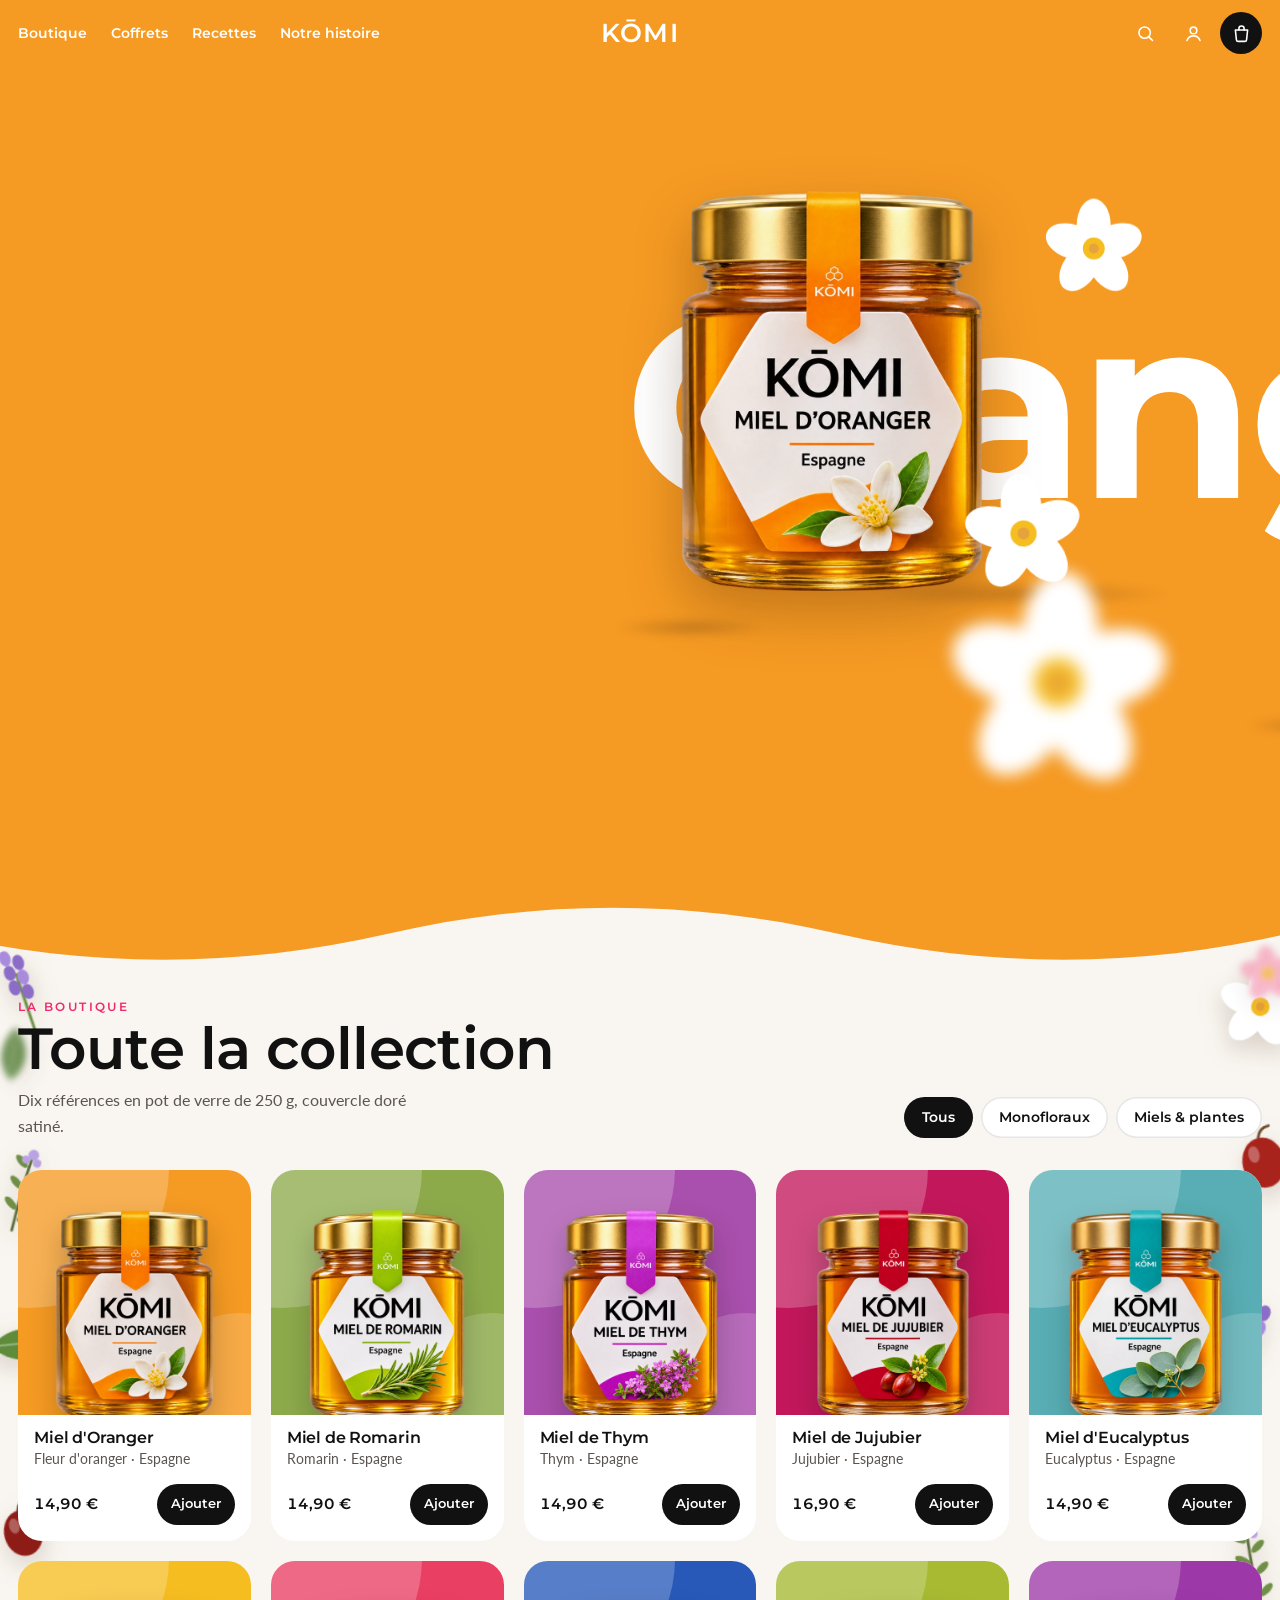
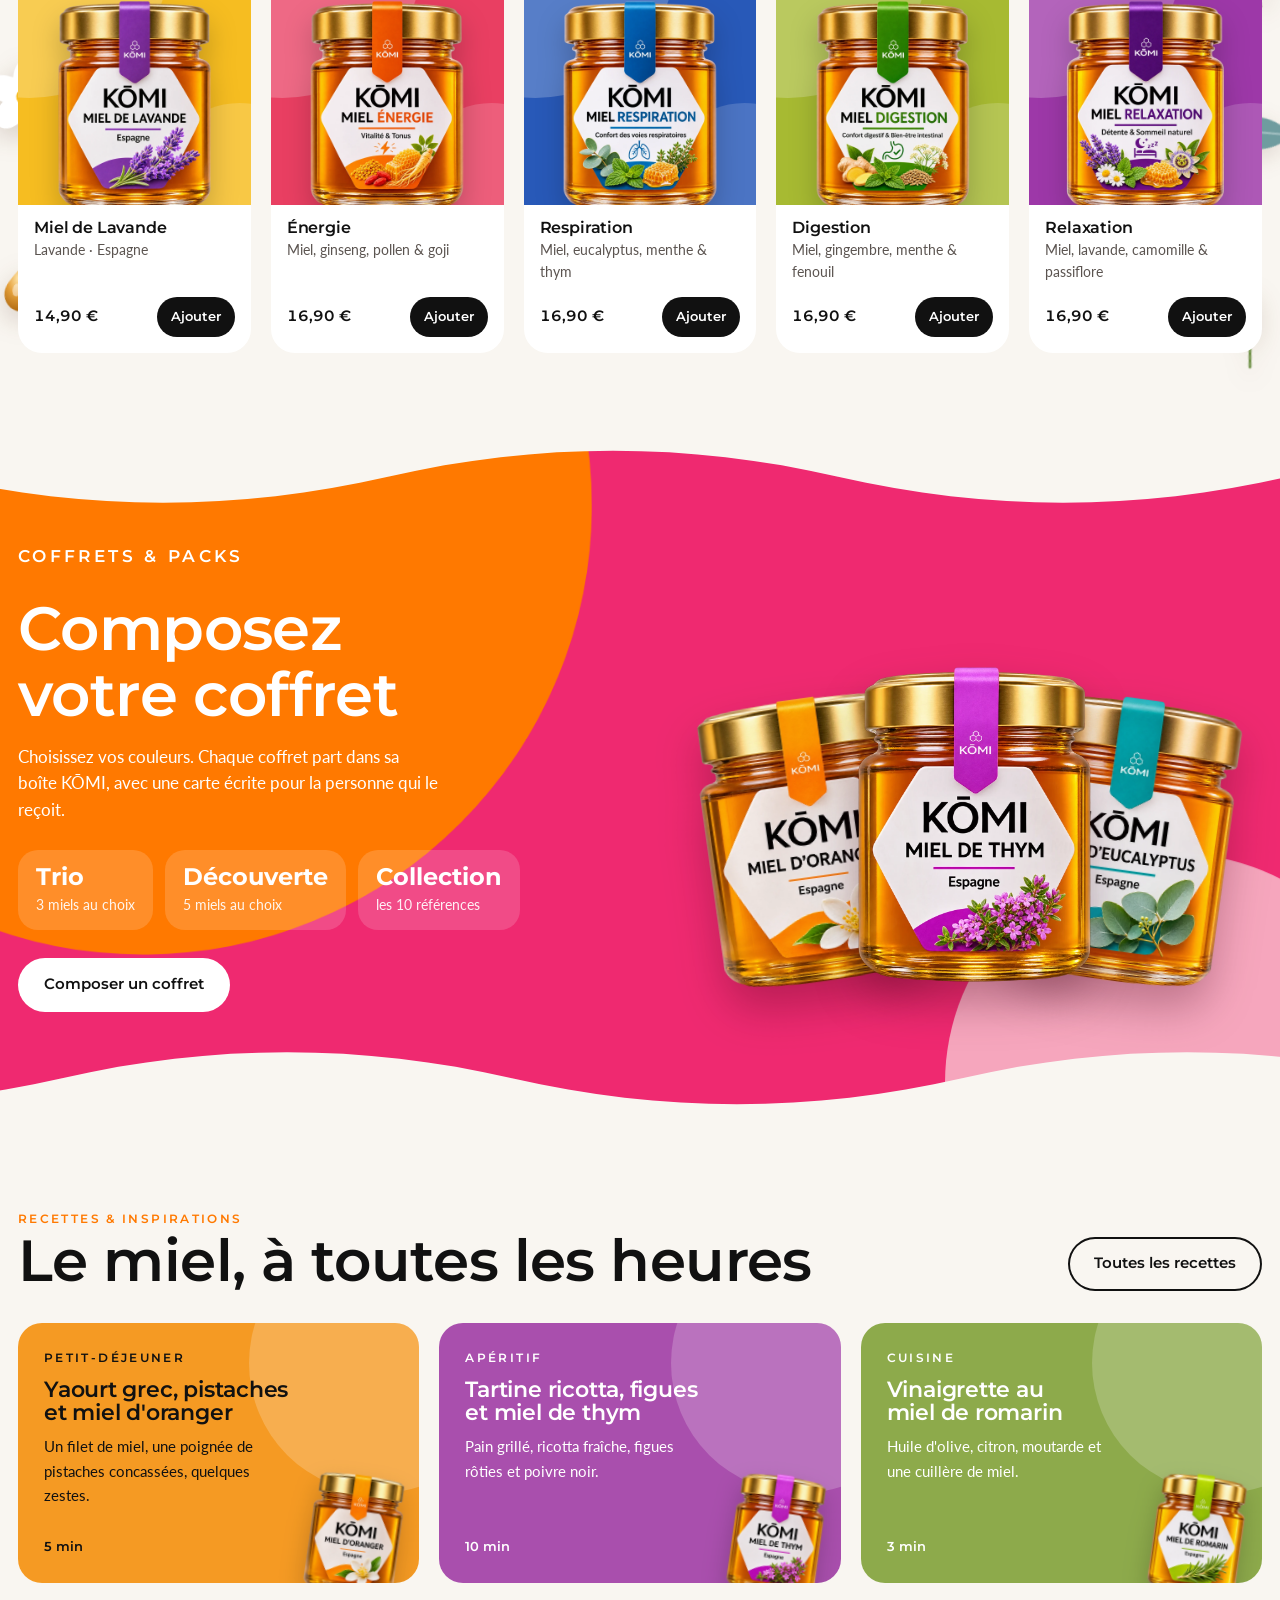
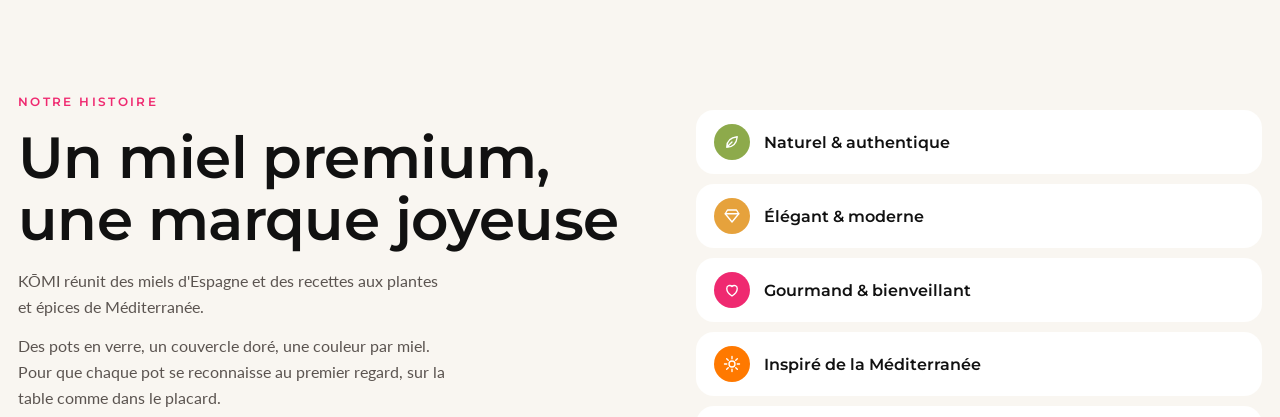
<file: slider.html>
<!doctype html><meta charset="utf-8"><meta http-equiv="refresh" content="0;url=index.html"><link rel="icon" href="img/favicon.svg" type="image/svg+xml">
<title>KŌMI</title><a href="index.html">KŌMI</a>
</file>
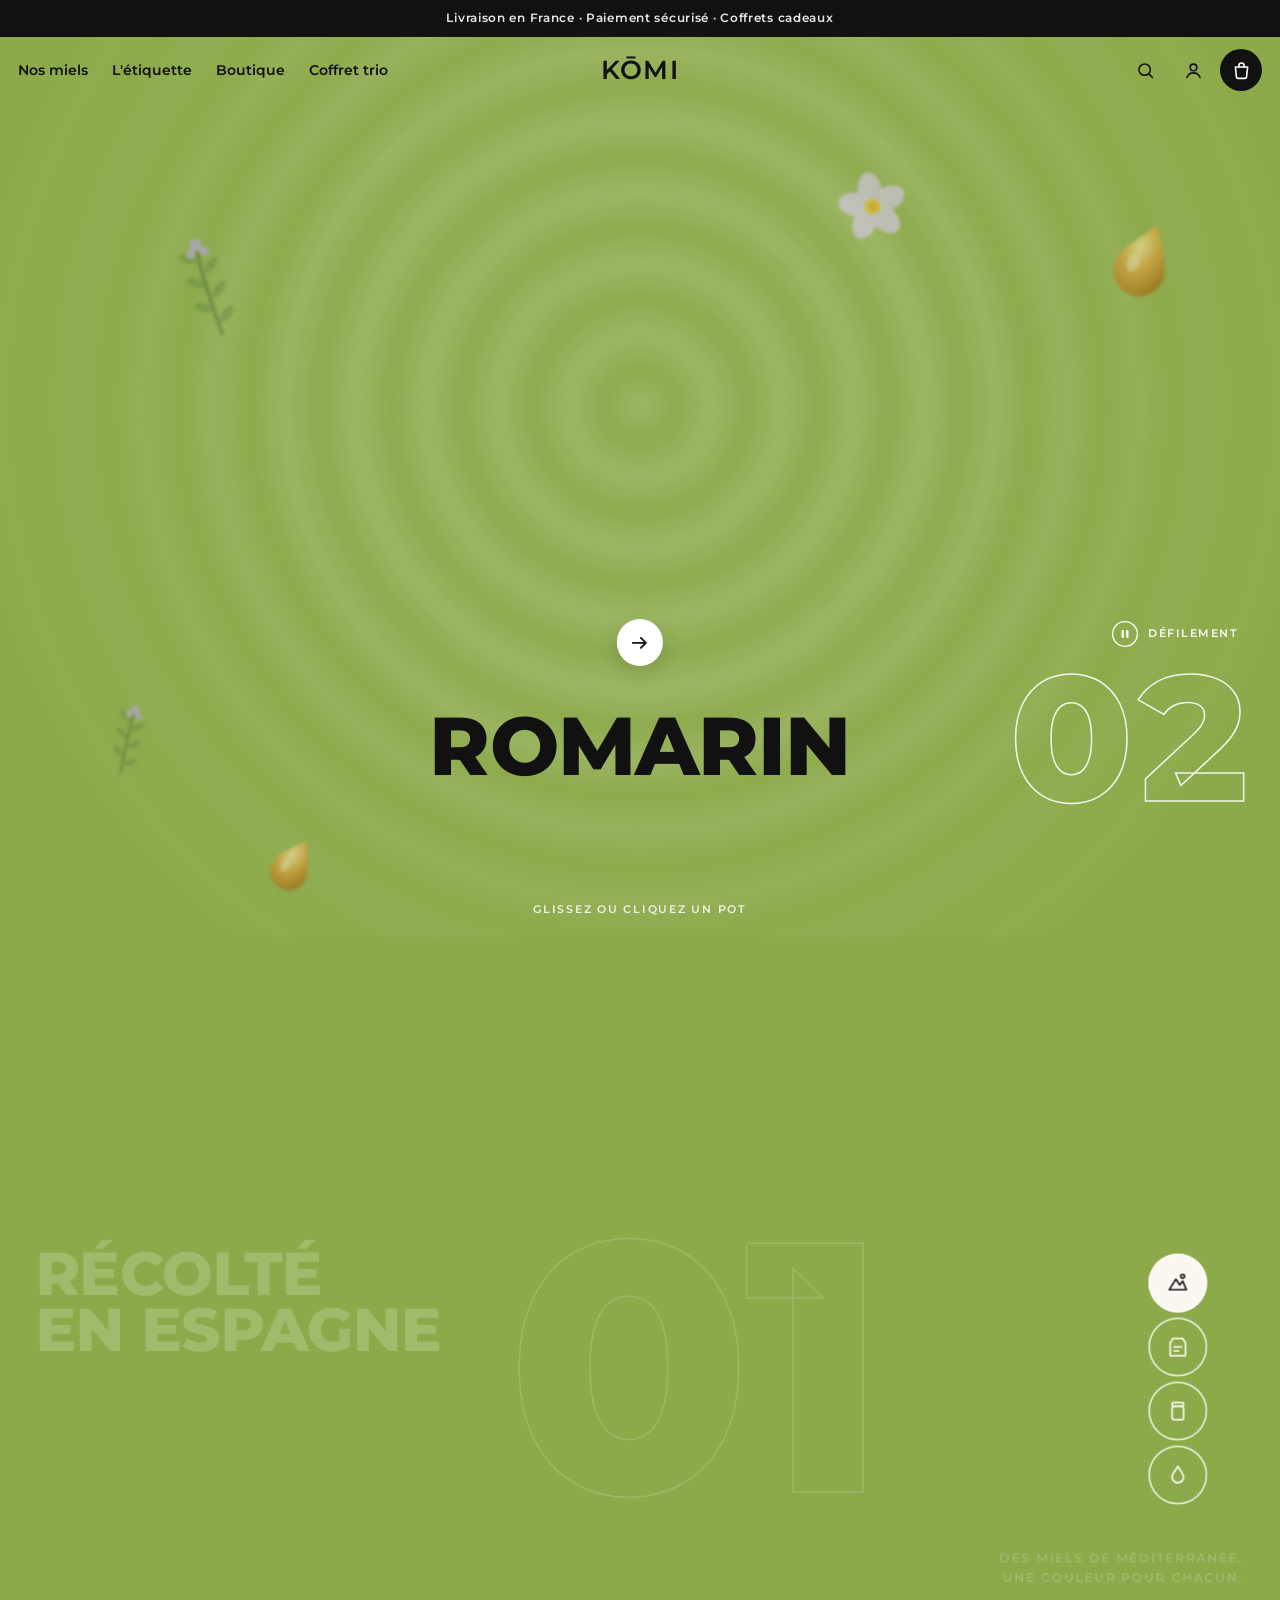
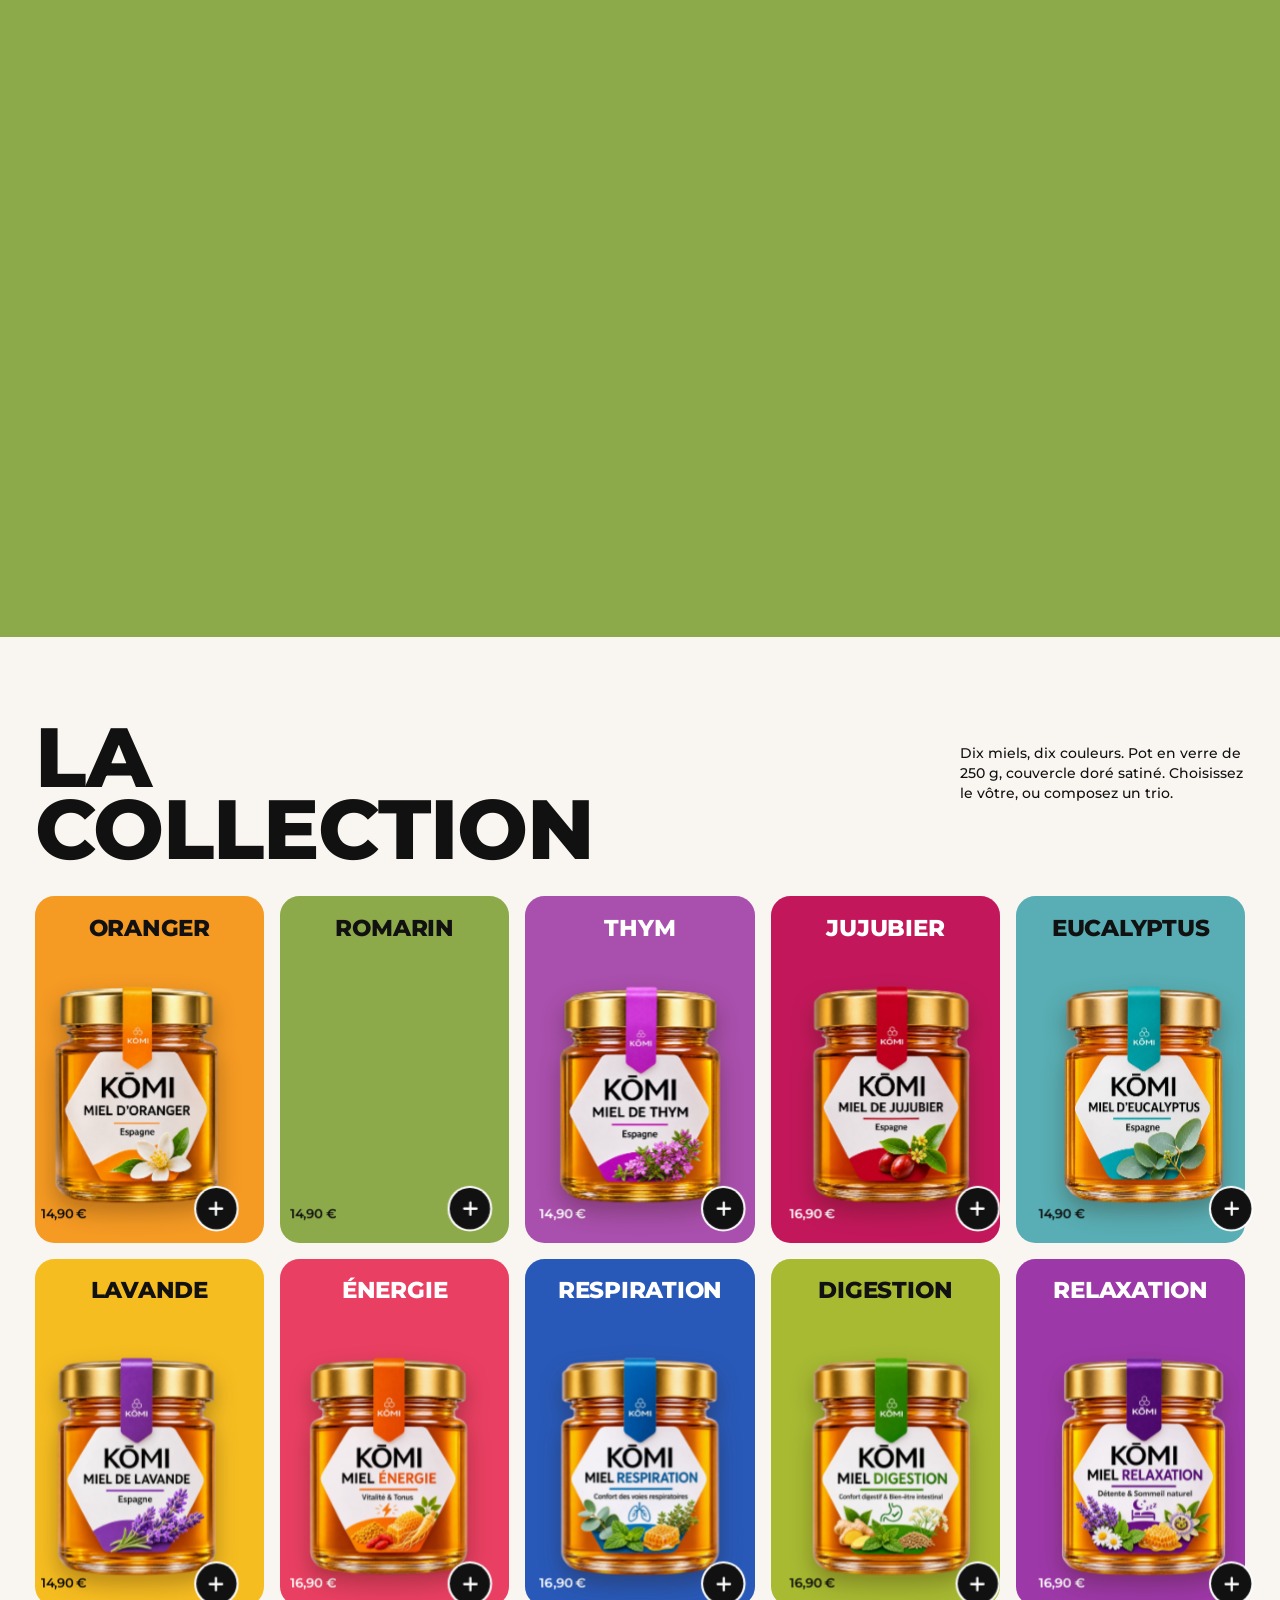
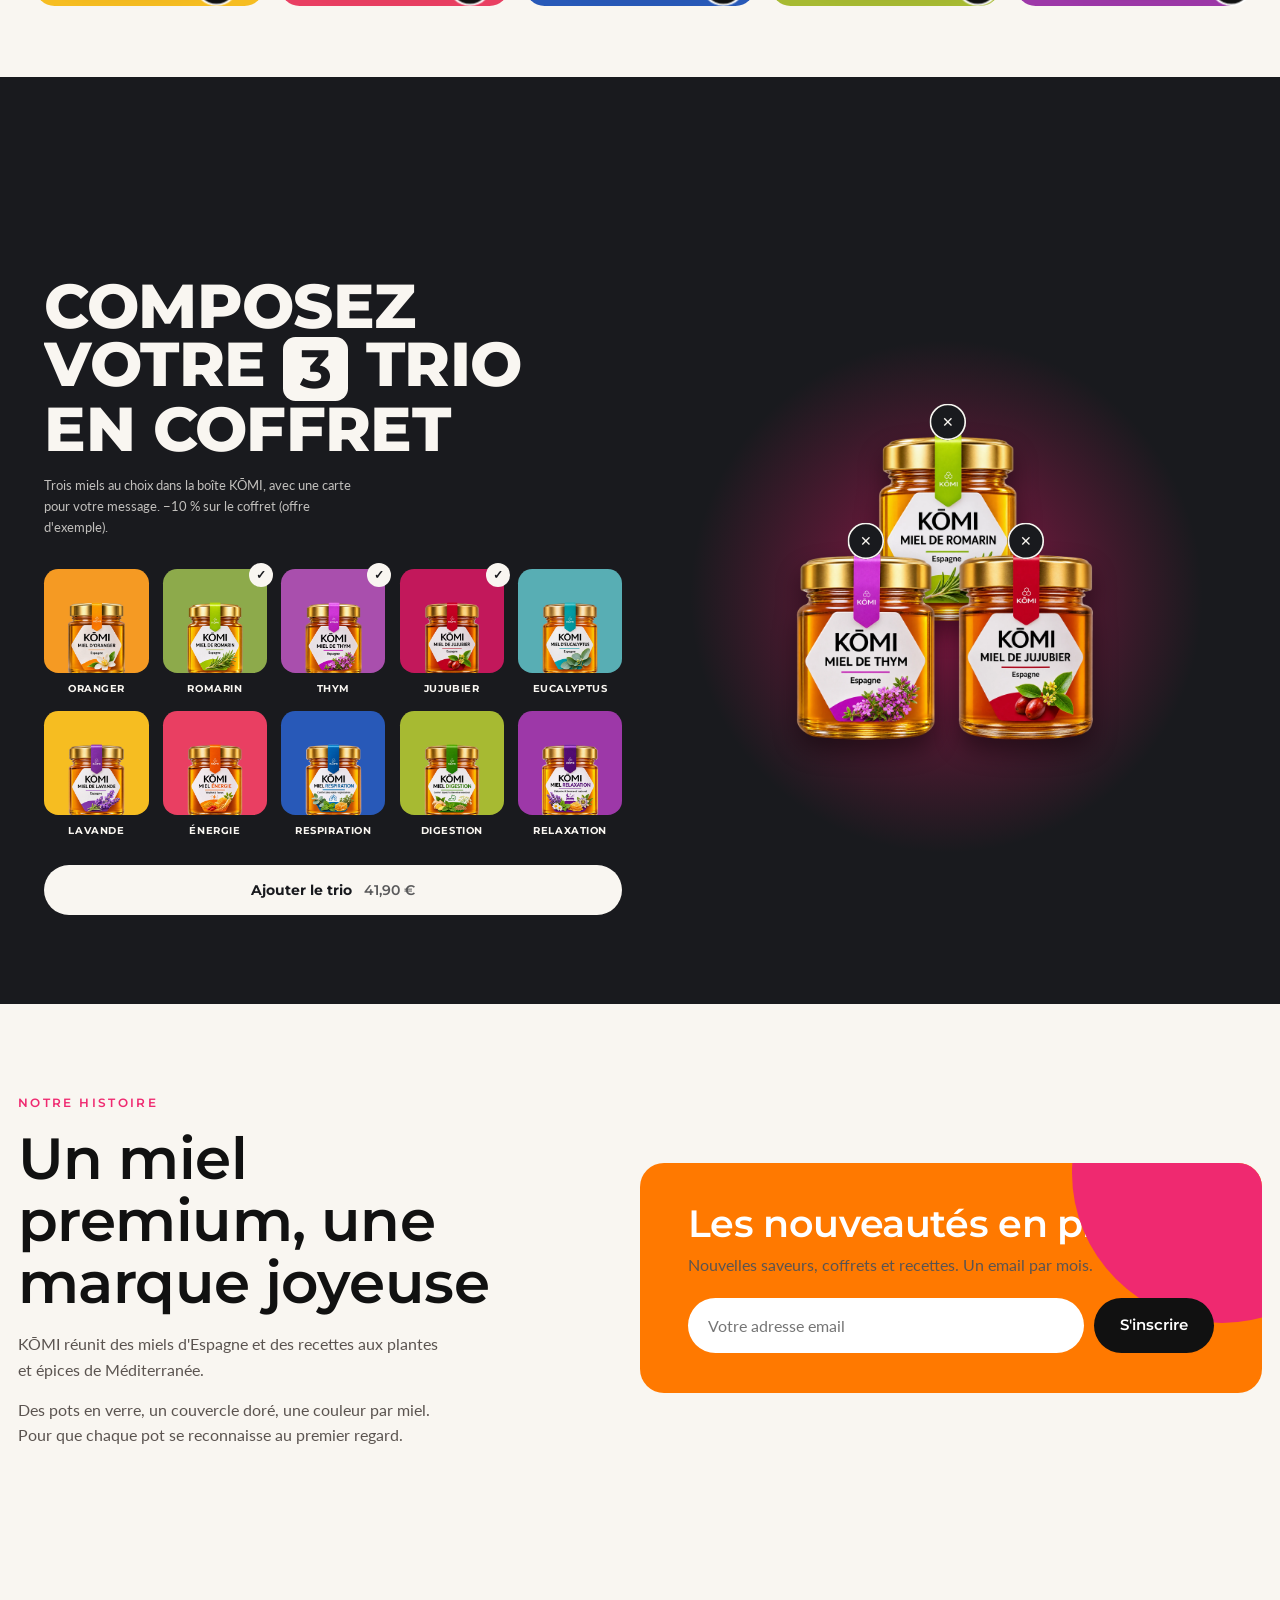
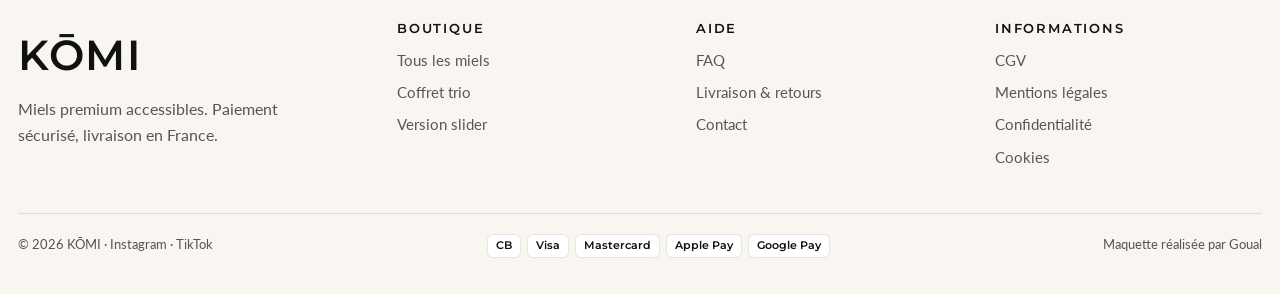
<file: version-3d.html>
<!doctype html>
<html lang="fr">
<head>
<meta charset="utf-8">
<meta name="viewport" content="width=device-width,initial-scale=1,viewport-fit=cover">
<link rel="icon" href="img/favicon.svg" type="image/svg+xml">
<title>KŌMI</title>
<meta name="description" content="KŌMI, des miels premium accessibles. Dix références, une couleur par miel.">
<link rel="preconnect" href="https://fonts.googleapis.com">
<link rel="stylesheet" href="https://fonts.googleapis.com/css2?family=Montserrat:wght@500;600;700;800&family=Lato:wght@400;700&display=swap">
<link rel="stylesheet" href="assets/komi.css?v=1794986432">
<style>
/* Accueil KŌMI : un pot voyage dans la page (arc → étiquette → carte), une couleur par miel. */
:root{--flav:#F59A23;--ease:cubic-bezier(.22,.8,.24,1);--dark:#191a1e}
.disp{font-family:var(--title);font-weight:800;text-transform:uppercase;letter-spacing:-.01em;line-height:.92}

/* ---------- scène 3D : tous les pots vivent dans cette couche fixe ---------- */
#stage{position:fixed;inset:0;z-index:2;pointer-events:none;perspective:1700px;overflow:hidden}
.j3{position:absolute;left:-200px;top:-260px;width:400px;height:520px;transform-style:preserve-3d;will-change:transform;visibility:hidden}
.j3 .face{position:absolute;inset:0;backface-visibility:hidden;-webkit-backface-visibility:hidden}
.j3 .face img{width:100%;height:100%;object-fit:contain;display:block}
.j3 .back{transform:rotateY(180deg)}
.j3 .back img{transform:scaleX(-1);filter:saturate(.9)}
.j3 .jsh{position:absolute;left:12%;right:12%;bottom:-3%;height:8%;border-radius:50%;background:radial-gradient(closest-side,rgba(40,15,0,.4),transparent);transform:translateZ(-30px);filter:blur(6px)}
.blab{position:absolute;left:16%;right:16%;top:33%;bottom:10%;background:#FBF8F2;border-radius:7% / 5%;padding:7% 6% 5%;color:#2a1f18;font-family:var(--text);display:flex;flex-direction:column;gap:3.2%;text-align:center;box-shadow:inset 0 0 0 1.5px rgba(0,0,0,.05)}
.blab .bt{font-family:var(--title);font-weight:700;font-size:20px;letter-spacing:.06em;color:var(--black)}
.blab .bn{font-family:var(--title);font-weight:600;font-size:11px;letter-spacing:.12em;text-transform:uppercase;color:var(--bc)}
.blab .bh{font-family:var(--title);font-weight:700;font-size:9.5px;letter-spacing:.14em;text-transform:uppercase;border-top:1px solid rgba(0,0,0,.15);padding-top:4%}
.blab p{margin:0;font-size:10px;line-height:1.35}
.blab .bar{margin:auto auto 0;width:62%;height:26px;background:repeating-linear-gradient(90deg,#222 0 2px,transparent 2px 3px,#222 3px 4px,transparent 4px 7px,#222 7px 8px,transparent 8px 9px)}
.j3 .back .band{position:absolute;left:43.5%;width:13%;top:7%;height:27%;background:var(--bc);border-radius:2px;clip-path:polygon(0 0,100% 0,100% 88%,50% 100%,0 88%)}
.blab .w{display:flex;justify-content:space-between;font-family:var(--title);font-weight:700;font-size:10px}

/* ---------- 1. l'arc des miels ---------- */
#miels{position:relative;height:100vh;height:100svh;min-height:520px;overflow:hidden;background:var(--flav);touch-action:pan-y;cursor:grab}
body.dragging,body.dragging *{cursor:grabbing!important;user-select:none}
.reveal{position:absolute;inset:0;background:var(--rv,transparent)}
.rings{position:absolute;left:50%;top:41%;width:calc(2200 * var(--u));height:calc(2200 * var(--u));transform:translate(-50%,-50%);border-radius:50%;background:repeating-radial-gradient(circle,rgba(255,255,255,.14) 0,rgba(255,255,255,.02) calc(40 * var(--u)),rgba(255,255,255,.14) calc(80 * var(--u)));-webkit-mask-image:radial-gradient(circle,#000 0 22%,rgba(0,0,0,.55) 34%,transparent 52%);mask-image:radial-gradient(circle,#000 0 22%,rgba(0,0,0,.55) 34%,transparent 52%);pointer-events:none}
.bits .bit{position:absolute;filter:blur(1.5px);opacity:.6;pointer-events:none;animation:drift var(--d) ease-in-out infinite alternate}
.bits .bit svg{width:100%;height:100%;display:block}
@keyframes drift{to{translate:var(--dx) var(--dy);rotate:var(--dr)}}
#title{position:absolute;left:0;right:0;top:calc(50% + 250 * var(--u));text-align:center;z-index:60;margin:0;color:var(--tx,#fff);font-size:calc(92 * var(--u));pointer-events:none}
#title .wd{display:inline-block;white-space:nowrap;overflow:hidden;padding:0 .12em .04em;vertical-align:top}
#title .ch{display:inline-block}
#count{position:absolute;right:calc(50% - 720 * var(--u) + 28 * var(--u));top:calc(50% + 190 * var(--u));font-size:calc(200 * var(--u));color:transparent;-webkit-text-stroke:1.5px rgba(255,255,255,.9);z-index:1;pointer-events:none;font-variant-numeric:tabular-nums}
#play{position:absolute;left:50%;top:calc(50% + 175 * var(--u));transform:translate(-50%,-50%);width:max(44px,calc(52 * var(--u)));height:max(44px,calc(52 * var(--u)));border-radius:50%;border:0;background:#fff;box-shadow:0 6px 20px rgba(40,28,60,.14);z-index:60;display:grid;place-items:center;transition:transform .25s}
#play svg{width:18px;height:18px;fill:none;stroke:var(--black);stroke-width:1.9;stroke-linecap:round;stroke-linejoin:round;transition:transform .25s}
#play:hover{transform:translate(-50%,-50%) scale(1.08)}#play:hover svg{transform:translateX(2px)}
#play:active{transform:translate(-50%,-50%) scale(.94)}
#auto{position:absolute;right:calc(50% - 720 * var(--u) + 40 * var(--u));top:calc(50% + 150 * var(--u));z-index:60;display:flex;align-items:center;gap:10px;background:none;border:0;color:#fff;font-family:var(--title);font-weight:600;font-size:11px;letter-spacing:.14em;text-transform:uppercase}
#auto i{width:26px;height:26px;border-radius:50%;box-shadow:inset 0 0 0 1.3px #fff;display:grid;place-items:center}
#auto svg{width:10px;height:10px;fill:#fff}
.hint{position:absolute;left:50%;bottom:calc(18px + env(safe-area-inset-bottom,0px));transform:translateX(-50%);font-family:var(--title);font-weight:600;font-size:11px;letter-spacing:.16em;text-transform:uppercase;color:#fff;opacity:.85;z-index:60;pointer-events:none;white-space:nowrap}
.fadein{opacity:0}
.fadein.in{opacity:1;transition:opacity .6s ease}

/* ---------- 2. l'étiquette, épinglée ---------- */
#etiquette{position:relative;height:500vh;background:var(--flav);color:#fff}
#etiquette .pin{position:sticky;top:0;height:100vh;height:100svh;overflow:hidden}
.in-dark{position:absolute;inset:0;background:#160d08;opacity:0}
.fr2{position:absolute;left:50%;top:50%;width:1440px;height:900px;transform:translate(-50%,-50%) scale(var(--k,1))}
.in-num{position:absolute;left:463px;top:230px;width:640px;text-align:center;font-size:400px;color:transparent;-webkit-text-stroke:1.6px rgba(255,255,255,.9)}
#inBar{position:absolute;left:560px;top:160px;width:446px;height:580px}
.in-head{position:absolute;left:40px;top:280px;font-size:68px;max-width:470px;color:#fff;margin:0}
.in-head.small{font-size:52px}
.in-icons{position:absolute;left:1292px;top:300px;display:grid;gap:6px}
.in-icons button{width:66px;height:66px;border-radius:50%;border:0;box-shadow:inset 0 0 0 1.5px #fff;background:transparent;display:grid;place-items:center;color:#fff;transition:background .3s,color .3s}
.in-icons button.on{background:#FBF8F2;color:var(--black)}
.in-icons svg{width:26px;height:26px;fill:none;stroke:currentColor;stroke-width:1.6;stroke-linecap:round;stroke-linejoin:round}
.in-cap{position:absolute;right:42px;top:620px;text-align:right;font-family:var(--title);font-weight:600;font-size:14px;letter-spacing:.14em;text-transform:uppercase;color:rgba(255,255,255,.95);line-height:1.6;margin:0}
.xf{will-change:opacity,translate}
#storm{position:absolute;inset:0;pointer-events:none}
#storm .sp{position:absolute;left:0;top:0;width:100px;height:100px;margin:-50px 0 0 -50px;opacity:0}
#storm .sp svg{width:100%;height:100%;display:block}

/* ---------- 3. la collection ---------- */
#boutique{background:var(--cream);padding:calc(96 * var(--w)) calc(39 * var(--w)) calc(80 * var(--w));position:relative}
.sh-head{font-size:calc(94 * var(--w));line-height:.86;margin:0;color:var(--black)}
.sh-head .ln,.tr-head .ln{display:block;overflow:hidden}
.sh-head .ln>span,.tr-head .ln>span{display:block;transform:translateY(105%);transition:transform 1s var(--ease)}
.sh-head.in .ln>span,.tr-head.in .ln>span{transform:none}
.sh-head.in .ln:nth-child(2)>span,.tr-head.in .ln:nth-child(2)>span{transition-delay:.08s}
.tr-head.in .ln:nth-child(3)>span{transition-delay:.16s}
.sh-cap{position:absolute;left:calc(1080 * var(--w));top:calc(120 * var(--w));font-family:var(--title);font-weight:500;font-size:calc(15.5 * var(--w));line-height:1.45;max-width:calc(320 * var(--w));margin:0;opacity:0;translate:0 24px;transition:opacity 1s var(--ease),translate 1s var(--ease)}
.sh-cap.in{opacity:1;translate:0 0}
.cards{display:grid;grid-template-columns:repeat(5,minmax(0,1fr));gap:calc(18 * var(--w));margin-top:calc(34 * var(--w));perspective:1200px}
.sc{position:relative;height:calc(390 * var(--w));border-radius:calc(22 * var(--w));background:var(--c);transform-style:preserve-3d;transition:transform .5s var(--ease),box-shadow .5s,opacity .8s,translate .8s;cursor:pointer;opacity:0;translate:0 30px}
.sc.in{opacity:1;translate:0 0}
.sc .nm{position:absolute;left:0;right:0;top:calc(24 * var(--w));text-align:center;font-size:calc(26 * var(--w));color:var(--fg);line-height:.95;padding:0 8px}
.sc .pk{position:absolute;left:50%;top:calc(104 * var(--w));width:calc(190 * var(--w));aspect-ratio:400/520;transform:translateX(-50%) translateZ(30px);filter:drop-shadow(0 calc(12 * var(--w)) calc(12 * var(--w)) rgba(40,15,0,.3))}
.sc .pk img{width:100%;height:100%;object-fit:contain}
.sc.live .pk{visibility:hidden}
.sc .pr{position:absolute;left:calc(18 * var(--w));bottom:calc(20 * var(--w));font-family:var(--title);font-weight:600;font-size:max(12px,calc(14 * var(--w)));color:var(--fg);transform:translateZ(20px)}
.sc .plus{position:absolute;right:calc(16 * var(--w));bottom:calc(15 * var(--w));width:max(34px,calc(44 * var(--w)));height:max(34px,calc(44 * var(--w)));border-radius:50%;border:0;background:var(--black);box-shadow:0 0 0 2px #fff;display:grid;place-items:center;transform:translateZ(40px);transition:transform .2s}
.sc .plus:hover{transform:translateZ(40px) scale(1.1)}
.sc .plus svg{width:16px;height:16px;stroke:#fff;stroke-width:2.2;stroke-linecap:round}

/* ---------- 4. composez votre trio ---------- */
#trio{background:var(--dark);color:var(--cream);min-height:100vh;min-height:100svh;overflow:hidden;position:relative;padding:max(calc(92 * var(--w)),calc((100vh - 560 * var(--w)) / 2)) calc(50 * var(--w)) calc(100 * var(--w))}
.tr-grid{display:grid;grid-template-columns:1fr 1fr;gap:calc(40 * var(--w));align-items:center}
.tr-head{font-size:calc(70 * var(--w));line-height:.93;margin:0}
.tr-head b{display:inline-grid;place-items:center;width:calc(74 * var(--w));height:calc(72 * var(--w));border-radius:calc(14 * var(--w));background:var(--cream);color:var(--dark);font-size:.86em;vertical-align:middle}
.tr-sub{margin:calc(18 * var(--w)) 0 0;font-size:max(13px,calc(15 * var(--w)));opacity:.75;max-width:40ch}
.thumbs{display:grid;grid-template-columns:repeat(5,minmax(0,1fr));gap:calc(16 * var(--w));margin-top:calc(34 * var(--w))}
.th{border:0;background:none;color:var(--cream);display:flex;flex-direction:column;align-items:center;gap:8px;padding:0;position:relative}
.th .sq{width:100%;aspect-ratio:1;border-radius:calc(16 * var(--w));background:var(--c);display:grid;place-items:end center;overflow:hidden;transition:transform .25s}
.th:hover .sq{transform:translateY(-4px)}
.th .sq img{width:58%;margin-bottom:-6%}
.th span:not(.sq){font-family:var(--title);font-weight:700;font-size:max(9px,calc(11 * var(--w)));text-transform:uppercase;letter-spacing:.06em}
.th em{position:absolute;top:-6px;right:-6px;min-width:24px;height:24px;border-radius:12px;background:var(--cream);color:var(--dark);font:700 12px/24px var(--title);font-style:normal;text-align:center;transform:scale(0);transition:transform .3s cubic-bezier(.3,1.6,.5,1)}
.th em.on{transform:scale(1)}
.glow{position:relative;width:100%;aspect-ratio:1;max-width:calc(600 * var(--w));margin:auto}
.glow::before{content:"";position:absolute;inset:0;border-radius:50%;background:radial-gradient(circle,var(--g,rgba(245,154,35,.72)) 0,color-mix(in srgb,var(--g,rgba(245,154,35,.72)) 50%,transparent) 32%,transparent 68%);animation:pulse .6s ease}
.glow.p::before{animation:none}
@keyframes pulse{from{opacity:.55}}
.slot{position:absolute;width:28%;height:40%;transform:translate(-50%,-50%);display:grid;place-items:center}
.slot:nth-child(1){left:50.2%;top:37%}.slot:nth-child(2){left:34.8%;top:59.3%}.slot:nth-child(3){left:64.8%;top:59.3%}
.slot img{position:absolute;inset:0;width:100%;height:100%;object-fit:contain;filter:drop-shadow(0 calc(14 * var(--w)) calc(14 * var(--w)) rgba(0,0,0,.45));animation:land .55s var(--ease)}
@keyframes land{from{transform:translateY(calc(-40 * var(--w))) scale(.8);opacity:0}}
.slot .x{position:relative;z-index:1;width:max(32px,calc(48 * var(--w)));height:max(32px,calc(48 * var(--w)));border-radius:50%;border:0;background:var(--dark);box-shadow:inset 0 0 0 2px var(--cream);color:var(--cream);font-size:16px;display:grid;place-items:center;transition:transform .4s var(--ease)}
.slot.full .x{transform:translateY(calc(-118 * var(--w))) scale(.85)}
.slot:not(.full) .x{pointer-events:none;opacity:.6}
#buy{margin-top:calc(30 * var(--w));width:100%;min-height:max(44px,calc(56 * var(--w)));border:0;border-radius:999px;background:var(--cream);color:var(--dark);font-family:var(--title);font-weight:700;font-size:max(14px,calc(16 * var(--w)));display:flex;align-items:center;justify-content:center;gap:12px;transition:opacity .3s,background .3s}
#buy small{font-weight:600;opacity:.7;font-size:1em}
#buy:disabled{opacity:.38;cursor:not-allowed}
#buy.ok{background:#8fb39a;opacity:1}
.fly{position:fixed;z-index:70;pointer-events:none;filter:drop-shadow(0 10px 14px rgba(0,0,0,.25))}
.icon.cart.bump{animation:bump .32s ease}
@keyframes bump{50%{transform:scale(1.18)}}

/* ---------- fin de page ---------- */
.story{display:grid;grid-template-columns:1fr 1.1fr;gap:56px;align-items:center}
.story h2{font-size:clamp(2.2rem,5vw,3.6rem);margin:12px 0 18px}
.story p{color:var(--ink-soft);max-width:48ch;margin:0 0 14px}
.news{background:var(--orange);color:var(--white);border-radius:var(--r);padding:40px clamp(22px,4vw,48px);display:grid;gap:20px;position:relative;overflow:hidden}
.news::after{content:"";position:absolute;width:300px;aspect-ratio:1;border-radius:50%;background:var(--fuchsia);right:-110px;top:-140px}
.news h2{font-size:clamp(1.8rem,3vw,2.4rem);position:relative;margin:0}
.news p{margin:8px 0 0;position:relative}
.news form{display:flex;gap:10px;position:relative;z-index:1;flex-wrap:wrap}
.news input{flex:1;min-width:0;border:0;border-radius:999px;padding:15px 20px;font:inherit;color:var(--black);background:var(--white)}
.news .ok{margin:0;font-family:var(--title);font-weight:600;position:relative}

/* ---------- téléphone ---------- */
@media (max-width:819px){
  #title{top:auto;bottom:calc(96px + env(safe-area-inset-bottom,0px));font-size:var(--tsize,48px);line-height:.95}
  #count{right:14px;top:calc(var(--hdr-h,56px) + var(--ann-h,0px) + 10px);font-size:56px}
  #auto{right:16px;top:calc(var(--hdr-h,56px) + var(--ann-h,0px) + 78px)}
  #play{top:auto;bottom:calc(112px + env(safe-area-inset-bottom,0px) + var(--tlines,1) * var(--tsize,48px));transform:translateX(-50%);width:48px;height:48px}
  #play:hover,#play:active{transform:translateX(-50%)}
  .rings{width:1500px;height:1500px;background:repeating-radial-gradient(circle,rgba(255,255,255,.14) 0,rgba(255,255,255,.02) 30px,rgba(255,255,255,.14) 60px)}
  .fr2{width:390px;height:780px}
  .in-head{left:16px;top:84px;font-size:40px}.in-head.small{font-size:32px}
  .in-num{left:0;width:390px;top:240px;font-size:210px}
  #inBar{left:95px;top:226px;width:200px;height:260px}
  .in-icons{left:50%;top:auto;bottom:118px;transform:translateX(-50%);grid-auto-flow:column;gap:8px}
  .in-icons button{width:52px;height:52px}
  .in-cap{left:0;right:0;top:auto;bottom:62px;text-align:center;font-size:11.5px}
  #boutique{padding:64px 0 60px}
  .sh-head{font-size:58px;padding:0 18px}
  .sh-cap{position:static;font-size:13.5px;max-width:none;padding:14px 18px 0}
  .cards{display:flex;overflow-x:auto;scroll-snap-type:x mandatory;gap:12px;padding:10px 18px 30px;margin-top:10px;scrollbar-width:none}
  .cards::-webkit-scrollbar{display:none}
  .sc{flex:0 0 68vw;max-width:300px;height:min(108vw,440px);border-radius:18px;scroll-snap-align:center}
  .sc .nm{font-size:24px;top:20px}
  .sc .pk{width:58%;top:24%}
  .sc .pr{left:16px;bottom:18px;font-size:14px}
  .sc .plus{width:44px;height:44px;right:14px;bottom:14px}
  #trio{padding:72px 18px 70px}
  .tr-grid{grid-template-columns:1fr;gap:6px}
  .tr-head{font-size:42px}
  .tr-head b{width:50px;height:48px;border-radius:10px}
  .tr-sub{font-size:14px}
  .glow{max-width:360px}
  .thumbs{gap:8px;margin-top:20px}
  .th span:not(.sq){font-size:8.5px}
  .story{grid-template-columns:1fr;gap:32px}
  .news form{flex-direction:column}.news form .btn{width:100%}
}
@media (min-width:820px) and (max-height:560px){#count{right:24px;top:72px;font-size:52px}#auto{right:26px;top:136px}}
@media (prefers-reduced-motion:reduce){.bits .bit{animation:none;opacity:.55}}
</style>
</head>
<body data-page="home">

<div id="stage" aria-hidden="true"></div>

<div class="announce" id="announce"><span>Livraison en France · Paiement sécurisé · Coffrets cadeaux</span></div>
<header class="hdr clear" id="hdr">
  <div class="wrap">
    <button class="icon burger" aria-label="Ouvrir le menu"><svg viewBox="0 0 24 24"><path d="M4 7h16M4 12h16M4 17h16"/></svg></button>
    <nav><a href="#miels">Nos miels</a><a href="#etiquette">L'étiquette</a><a href="#boutique">Boutique</a><a href="#trio">Coffret trio</a></nav>
    <a class="logo" href="index.html" aria-label="KŌMI, accueil">KŌMI</a>
    <div class="tools">
      <button class="icon hide-s" aria-label="Rechercher"><svg viewBox="0 0 24 24"><circle cx="11" cy="11" r="6.5"/><path d="m20 20-4.2-4.2"/></svg></button>
      <button class="icon hide-s" aria-label="Mon compte"><svg viewBox="0 0 24 24"><circle cx="12" cy="8.5" r="3.8"/><path d="M4.5 20c1.4-3.6 4.2-5.3 7.5-5.3s6.1 1.7 7.5 5.3"/></svg></button>
      <button class="icon cart" id="cartBtn" aria-label="Panier, 0 article"><svg viewBox="0 0 24 24"><path d="M5 8h14l-1.2 11.2a2 2 0 0 1-2 1.8H8.2a2 2 0 0 1-2-1.8Z"/><path d="M9 8V6.5a3 3 0 0 1 6 0V8"/></svg><span class="n">0</span></button>
    </div>
  </div>
</header>

<main>
<!-- 1. L'ARC DES MIELS -->
<section id="miels" aria-label="Choisir un miel">
  <div class="reveal" id="reveal"></div>
  <div class="rings fadein" id="rings"></div>
  <div class="bits" id="bits"></div>
  <span class="disp" id="count" aria-hidden="true">01</span>
  <button id="play" class="fadein" aria-label="Miel suivant"><svg viewBox="0 0 18 18"><path d="M2 9h13M10 4l5 5-5 5"/></svg></button>
  <h1 class="disp" id="title" aria-live="polite"></h1>
  <button id="auto" class="fadein" aria-pressed="true"><i><svg viewBox="0 0 10 10" id="autoIco"><rect x="1.5" y="1" width="2.4" height="8" rx="1"/><rect x="6.1" y="1" width="2.4" height="8" rx="1"/></svg></i>Défilement</button>
  <span class="hint">Glissez ou cliquez un pot</span>
</section>

<!-- 2. L'ÉTIQUETTE (le pot se retourne) -->
<section id="etiquette" aria-label="Ce qu'il y a dans le pot">
  <div class="pin">
    <div class="in-dark" id="inDark"></div>
    <div id="storm"></div>
    <div class="fr2" id="fr2">
      <div class="in-num disp xf" id="inNum">01</div>
      <div id="inBar"></div>
      <h2 class="in-head disp xf" id="inHead"></h2>
      <div class="in-icons" id="inIcons">
        <button aria-label="Étape 1 : l'origine"><svg viewBox="0 0 24 24"><path d="M3 19 10 8l4 6 3-4 4 9Z"/><circle cx="17" cy="5" r="2"/></svg></button>
        <button aria-label="Étape 2 : l'étiquette"><svg viewBox="0 0 24 24"><path d="M7 3h10l3 5v13H4V8Z"/><path d="M8 12h8M8 16h5"/></svg></button>
        <button aria-label="Étape 3 : le pot"><svg viewBox="0 0 24 24"><rect x="6" y="3" width="12" height="4" rx="1.5"/><path d="M7 7h10l1 3v9a2 2 0 0 1-2 2H8a2 2 0 0 1-2-2v-9Z"/></svg></button>
        <button aria-label="Étape 4 : votre miel"><svg viewBox="0 0 24 24"><path d="M12 3c3 5 6 8 6 11a6 6 0 0 1-12 0c0-3 3-6 6-11Z"/></svg></button>
      </div>
      <p class="in-cap xf" id="inCap"></p>
    </div>
  </div>
</section>

<!-- 3. LA COLLECTION -->
<section id="boutique">
  <h2 class="sh-head disp" id="shHead"><span class="ln"><span>La</span></span><span class="ln"><span>collection</span></span></h2>
  <p class="sh-cap" id="shCap">Dix miels, dix couleurs. Pot en verre de 250 g, couvercle doré satiné. Choisissez le vôtre, ou composez un trio.</p>
  <div class="cards" id="cards"></div>
</section>

<!-- 4. COMPOSEZ VOTRE TRIO -->
<section id="trio">
  <div class="tr-grid">
    <div>
      <h2 class="tr-head disp" id="trHead"><span class="ln"><span>Composez</span></span><span class="ln"><span>votre <b>3</b> trio</span></span><span class="ln"><span>en coffret</span></span></h2>
      <p class="tr-sub">Trois miels au choix dans la boîte KŌMI, avec une carte pour votre message. −10 % sur le coffret (offre d'exemple).</p>
      <div class="thumbs" id="thumbs"></div>
      <button id="buy" disabled>Choisissez encore 3 miels</button>
    </div>
    <div class="glow" id="glow"><div class="slot"><button class="x" aria-label="Retirer ce miel">✕</button></div><div class="slot"><button class="x" aria-label="Retirer ce miel">✕</button></div><div class="slot"><button class="x" aria-label="Retirer ce miel">✕</button></div></div>
  </div>
</section>

<section class="block" id="histoire">
  <div class="wrap story">
    <div>
      <p class="eyebrow" style="color:var(--fuchsia)">Notre histoire</p>
      <h2>Un miel premium, une marque joyeuse</h2>
      <p>KŌMI réunit des miels d'Espagne et des recettes aux plantes et épices de Méditerranée.</p>
      <p>Des pots en verre, un couvercle doré, une couleur par miel. Pour que chaque pot se reconnaisse au premier regard.</p>
    </div>
    <div class="news">
      <div><h2>Les nouveautés en premier</h2><p>Nouvelles saveurs, coffrets et recettes. Un email par mois.</p></div>
      <form id="newsForm" novalidate><label for="newsMail" class="sr">Votre email</label><input id="newsMail" type="email" placeholder="Votre adresse email" autocomplete="email"><button class="btn dark" type="submit">S'inscrire</button></form>
      <p class="ok" id="newsOk" hidden></p>
    </div>
  </div>
</section>
</main>

<footer>
  <div class="wrap">
    <div class="cols">
      <div><a class="logo" href="index.html">KŌMI</a><p style="margin:0;color:var(--ink-soft);max-width:30ch">Miels premium accessibles. Paiement sécurisé, livraison en France.</p></div>
      <div><h4>Boutique</h4><ul><li><a href="#boutique">Tous les miels</a></li><li><a href="#trio">Coffret trio</a></li><li><a href="index.html">Version slider</a></li></ul></div>
      <div><h4>Aide</h4><ul><li><a href="#">FAQ</a></li><li><a href="#">Livraison &amp; retours</a></li><li><a href="#">Contact</a></li></ul></div>
      <div><h4>Informations</h4><ul><li><a href="#">CGV</a></li><li><a href="#">Mentions légales</a></li><li><a href="#">Confidentialité</a></li><li><a href="#">Cookies</a></li></ul></div>
    </div>
    <div class="fine"><span>© 2026 KŌMI · Instagram · TikTok</span><span class="pay"><span>CB</span><span>Visa</span><span>Mastercard</span><span>Apple Pay</span><span>Google Pay</span></span><span>Maquette réalisée par Goual</span></div>
  </div>
</footer>

<script src="assets/komi.js?v=1794986432"></script>
<script src="assets/art.js?v=1794986432"></script>
<script>
/* ======================== OUTILS ======================== */
const N = PRODUCTS.length, R = document.documentElement;
const clamp = (v,a=0,b=1) => Math.min(b,Math.max(a,v));
const lerp = (a,b,t) => a + (b-a)*t;
const mod = j => ((j % N) + N) % N;
const ioe = t => t<.5 ? 2*t*t : 1-Math.pow(-2*t+2,2)/2;
const sine = t => -(Math.cos(Math.PI*t)-1)/2;
function bezier(x1,y1,x2,y2){
  const cx=3*x1, bx=3*(x2-x1)-cx, ax=1-cx-bx, cy=3*y1, by=3*(y2-y1)-cy, ay=1-cy-by;
  const X=t=>((ax*t+bx)*t+cx)*t, Y=t=>((ay*t+by)*t+cy)*t, dX=t=>(3*ax*t+2*bx)*t+cx;
  return x=>{ if(x<=0) return 0; if(x>=1) return 1; let t=x; for(let i=0;i<8;i++){ const d=dX(t); if(Math.abs(d)<1e-6) break; t-=(X(t)-x)/d; } return Y(clamp(t)); };
}
const glide = bezier(.25,.75,.2,1), entrance = bezier(.16,1,.3,1);
const shortName = p => p.name.replace(/^Miel (d'|de )/i,"");
const hexA = (h,a) => { const n = parseInt(h.slice(1),16); return `rgba(${n>>16&255},${n>>8&255},${n&255},${a})`; };
const ann = $("#announce"), hdr = $("#hdr");
let vw = innerWidth, vh = innerHeight, phone = vw < 820;

/* ======================== LES POTS 3D (CSS 3D, sans WebGL : se porte tel quel sur Shopify) ======================== */
const stage = $("#stage"), BH = 520;
function backLabel(p){
  return `<div class="band" style="--bc:${p.color}"></div><div class="blab" style="--bc:${p.color}"><div class="bt">KŌMI</div><div class="bn">${p.name}</div>
    <div class="bh">Composition</div><p>${p.ing.replace(" · ", ". Origine : ")}.</p>
    <div class="bh">Dégustation</div><p>${p.tagline}. ${p.pairings.join(", ")}.</p>
    <div class="bh">Conservation</div><p>À l'abri de la lumière et de la chaleur. Déconseillé aux enfants de moins d'un an.</p>
    <div class="bar"></div><div class="w"><span>250 g</span><span>Lot · DDM</span></div></div>`;
}
function makeJar(){
  const el = document.createElement("div"); el.className = "j3";
  el.innerHTML = `<i class="jsh"></i><div class="face front"><img alt="" decoding="async"></div><div class="face back"><img alt="" decoding="async"></div>`;
  stage.appendChild(el); return el;
}
function setJar(el, p){
  if(el._id === p.id) return; el._id = p.id;
  const [f,b] = el.querySelectorAll("img"); f.src = jarSrc(p); b.src = jarSrc(p);
  el.querySelectorAll(".blab,.band").forEach(x=>x.remove());
  el.querySelector(".back").insertAdjacentHTML("beforeend", backLabel(p));
}
function place(el, s){
  if(!(s.op > .01)){ if(el.style.visibility !== "hidden") el.style.visibility = "hidden"; return; }
  el.style.visibility = "visible"; el.style.opacity = s.op >= .999 ? "" : s.op.toFixed(3); // une opacité < 1 aplatit la 3D : on ne la pose que pendant les fondus
  const sx = (s.sx||1)*s.h/BH, sy = (s.sy||1)*s.h/BH;
  el.style.transform = `translate3d(${s.x.toFixed(1)}px,${s.y.toFixed(1)}px,${(s.z||0).toFixed(1)}px) rotateZ(${s.rz.toFixed(2)}deg) rotateY(${s.ry.toFixed(2)}deg) rotateX(${(s.rx||0).toFixed(2)}deg) scale(${sx.toFixed(4)},${sy.toFixed(4)})`;
}
PRODUCTS.forEach(p=>{ const i = new Image(); i.src = jarSrc(p); });

/* ======================== 1. L'ARC ======================== */
const hero = $("#miels"), title = $("#title"), count = $("#count"), reveal = $("#reveal");
const SLOTS = [[0,0,400,0,0],[330,26,300,4,16],[600,50,272,8,26],[860,86,250,12,34],[1100,124,232,15,40]];
let U = 1, spread = 1, cx = 0, cyRel = 0;
let pos = -2.6, target = 0, tween = null, sel = 0, curStep = 0;
const pool = Array.from({length:11}, makeJar), traveller = makeJar();

function heroLayout(){
  const H = hero.clientHeight;
  U = phone ? Math.min(vw/560, H/980) : Math.min(vw/1440, H/900);
  spread = phone ? 1.02 : 1;
  cx = vw/2; cyRel = phone ? H*.42 : H/2 - 78*U;
  hero.style.setProperty("--u", U + "px");
}
function arcState(k, now, j){
  const a = Math.min(4, Math.abs(k)), i = Math.min(3, Math.floor(a)), f = a - i, A = SLOTS[i], B = SLOTS[i+1];
  const L = n => A[n] + (B[n]-A[n])*f, sg = Math.sign(k);
  const top = hero.getBoundingClientRect().top;
  const b = reduceMotion ? 0 : Math.sin(now/4600*2*Math.PI + 1.37*j);
  return { x: cx + sg*L(0)*U*spread, y: top + cyRel + L(1)*U - (.5*b+.5)*9*U, h: L(2)*U, rz: sg*L(3) + .4*b, ry: sg*L(4), rx:0,
           z: -a*34*U, op: a<=3.3 ? 1 : clamp(1-(a-3.3)/.6) };
}
function goTo(t, dur){
  target = t; const from = pos;
  if(reduceMotion){ pos = t; tween = null; }
  else tween = { from, to:t, t0: performance.now(), d: dur ?? (650 + 160*Math.max(0, Math.abs(t-from)-1)), curve: glide };
  onSelect();
}
const step = n => { goTo(Math.round(target) + n); touch(); };

/* titre lettre par lettre, compteur, couleur */
const mctx = document.createElement("canvas").getContext("2d");
function fitTitle(p){
  const words = shortName(p).toUpperCase().split(" "); mctx.font = "800 100px Montserrat, Arial, sans-serif";
  if(phone){
    const w = Math.max(...words.map(x=>mctx.measureText(x).width));
    hero.style.setProperty("--tsize", Math.min(clamp(vw*.125, 40, 64), (vw-36)*100/w) + "px"); hero.style.setProperty("--tlines", String(words.length));
  } else title.style.fontSize = Math.min(92*U, 760*U*100/mctx.measureText(words.join(" ")).width) + "px";
}
const titleHTML = p => shortName(p).toUpperCase().split(" ").map(w=>`<span class="wd">${[...w].map(ch=>`<span class="ch">${ch}</span>`).join("")}</span>`).join(" ");
function swapTitle(p, dir){
  fitTitle(p); title.setAttribute("aria-label", p.name);
  if(reduceMotion){ title.innerHTML = titleHTML(p); return; }
  const old = [...title.querySelectorAll(".ch")];
  old.forEach((ch,i)=>ch.animate([{transform:"translateY(0)",opacity:1},{transform:`translateY(${-110*dir}%)`,opacity:0}],{duration:300,delay:i*11,easing:"cubic-bezier(.45,0,.75,.3)",fill:"forwards"}));
  clearTimeout(swapTitle.t);
  swapTitle.t = setTimeout(()=>{
    title.innerHTML = titleHTML(p);
    [...title.querySelectorAll(".ch")].forEach((ch,i)=>ch.animate([{transform:`translateY(${110*dir}%)`,opacity:0},{transform:"translateY(0)",opacity:1}],{duration:620,delay:120+i*22,easing:"cubic-bezier(.22,1,.36,1)",fill:"backwards"}));
  }, 120 + old.length*11);
}
function soft(el, swap){
  if(reduceMotion){ swap(); return; }
  el.animate([{translate:"0 0",opacity:1},{translate:"0 -10px",opacity:0}],{duration:220,easing:"cubic-bezier(.5,0,.75,0)",fill:"forwards"});
  setTimeout(()=>{ swap(); el.animate([{translate:"0 14px",opacity:0},{translate:"0 0",opacity:1}],{duration:380,easing:"cubic-bezier(.22,1,.36,1)",fill:"forwards"}); }, 280);
}
let rv = null;
function startReveal(color){
  if(rv) endReveal();
  hero.style.setProperty("--tx", textOn(color)==="#111111" ? "#111111" : "#ffffff");
  if(reduceMotion){ R.style.setProperty("--flav", color); return; }
  R.style.setProperty("--rv", color);
  const H = hero.clientHeight, y = cyRel, far = Math.max(Math.hypot(cx, y), Math.hypot(vw-cx, y), Math.hypot(cx, H-y), Math.hypot(vw-cx, H-y));
  rv = { color, t0: performance.now(), R: 1.45*far, y };
}
function revealFrame(now){
  if(!rv) return;
  const t = clamp((now - rv.t0)/420), r = rv.R*glide(t), f = Math.max(60, .35*r);
  const m = `radial-gradient(circle at ${cx}px ${rv.y}px, #000 ${Math.max(0,r-f)}px, transparent ${r}px)`;
  reveal.style.webkitMaskImage = m; reveal.style.maskImage = m;
  if(t >= 1) endReveal();
}
function endReveal(){
  if(rv){ R.style.setProperty("--flav", rv.color); rv = null; }
  R.style.setProperty("--rv", "transparent"); reveal.style.webkitMaskImage = reveal.style.maskImage = "";
}
/* petits ingrédients flous qui dérivent dans l'arc */
const BITS = [[.12,.22,120,-18],[.86,.2,96,22],[.07,.74,84,12],[.655,.15,78,-10],[.205,.885,70,30]];
const bitsEl = $("#bits");
BITS.forEach(([x,y,s,r],i)=>bitsEl.insertAdjacentHTML("beforeend", `<div class="bit" style="left:${x*100}%;top:${y*100}%;width:calc(${s} * var(--u) * ${phone?1.3:1});height:calc(${s} * var(--u) * ${phone?1.3:1});rotate:${r}deg;--d:${7+.9*i}s;--dx:${i%2?13:-12}px;--dy:${-(22+3*i)}px;--dr:${r+(i%2?11:-10)}deg${phone && [1,3,4].includes(i)?";display:none":""}"></div>`));
function setBits(p){ [...bitsEl.children].forEach((b,i)=>{ const [kind,...args] = PIECES[p.id][i]; b.innerHTML = ART[kind](...args); }); }

function onSelect(){
  const j = Math.round(target), f = mod(j);
  if(f === sel) return;
  const dir = j >= Math.round(pos) ? 1 : -1;
  sel = f; const p = PRODUCTS[f];
  startReveal(p.color);
  swapTitle(p, dir);
  soft(count, ()=>count.textContent = String(f+1).padStart(2,"0"));
  setBits(p);
  $$(".sc").forEach((c,k)=>c.classList.toggle("live", k===f));
  if(curStep === 3) soft(inHead, ()=>setHead(3));
}

/* glisser, cliquer, clavier, défilement automatique */
let lastAct = -1e9, auto = !reduceMotion, drag = null;
const touch = () => lastAct = performance.now();
hero.addEventListener("pointerdown", e=>{
  if(e.button!==0 || e.target.closest("button,a")) return;
  drag = { x0:e.clientX, pos0:pos, on:false, v:0, lx:e.clientX, lt:performance.now(), id:e.pointerId };
});
addEventListener("pointermove", e=>{
  if(!drag) return; const dx = e.clientX - drag.x0;
  if(!drag.on && Math.abs(dx) > 6){ drag.on = true; tween = null; document.body.classList.add("dragging"); try{ hero.setPointerCapture(drag.id); }catch(_){} }
  if(drag.on){
    const slot = 330*U*spread; pos = drag.pos0 - dx/slot;
    const now = performance.now(), dt = Math.max(1, now - drag.lt), v = -(e.clientX - drag.lx)/slot/dt;
    drag.v = lerp(drag.v, v, .4); drag.lx = e.clientX; drag.lt = now; touch();
  }
});
function endDrag(e, cancel){
  if(!drag) return; const d = drag; drag = null; document.body.classList.remove("dragging");
  if(d.on){ const to = Math.round(pos + clamp(d.v*220,-2,2)); if(!(cancel && Math.abs(pos-Math.round(pos))<.02)) goTo(to, Math.max(380, 650*Math.min(1, Math.abs(to-pos)+.35))); touch(); return; }
  if(cancel) return;
  let best = null; const now = performance.now();
  for(let k=-4;k<=4;k++){ if(!k) continue; const s = arcState(Math.round(target)+k-pos, now, 0);
    if(s.op>.2 && Math.abs(e.clientX-s.x) < s.h*.4 && Math.abs(e.clientY-s.y) < s.h/2 && (best===null || Math.abs(k)<Math.abs(best))) best = k; }
  if(best!==null){ goTo(Math.round(target)+best); touch(); }
}
addEventListener("pointerup", e=>endDrag(e,false)); addEventListener("pointercancel", e=>endDrag(e,true));
$("#play").addEventListener("click", ()=>step(1));
addEventListener("keydown", e=>{ if(hero.getBoundingClientRect().bottom < vh*.5) return; if(e.key==="ArrowRight") step(1); if(e.key==="ArrowLeft") step(-1); });
$("#auto").addEventListener("click", ()=>{ auto = !auto; $("#auto").setAttribute("aria-pressed", String(auto));
  $("#autoIco").innerHTML = auto ? '<rect x="1.5" y="1" width="2.4" height="8" rx="1"/><rect x="6.1" y="1" width="2.4" height="8" rx="1"/>' : '<path d="M2 1l7 4-7 4Z"/>'; touch(); });
if(!auto) $("#auto").click();
setInterval(()=>{ const r = hero.getBoundingClientRect(), vis = (Math.min(vh, r.bottom) - Math.max(0, r.top)) / r.height;
  if(auto && !drag && document.visibilityState==="visible" && vis >= .6 && performance.now()-lastAct > 3200){ goTo(Math.round(target)+1); lastAct = performance.now(); } }, 300);

/* ======================== 2. L'ÉTIQUETTE ======================== */
const sec2 = $("#etiquette"), fr2 = $("#fr2"), inBar = $("#inBar"), inHead = $("#inHead"), inNum = $("#inNum"), inCap = $("#inCap"), inDark = $("#inDark"), storm = $("#storm"), inIcons = $("#inIcons");
const STEPS = [
  { head:"Récolté<br>en Espagne", cap:"Des miels de Méditerranée.<br>Une couleur pour chacun.", ry:0 },
  { head:"Tout est<br>écrit<br>au dos", cap:"Composition, origine, conservation.<br>Rien à cacher.", ry:180 },
  { head:"Un<br>couvercle<br>doré", cap:"Verre transparent, couvercle satiné.<br>Un pot qui se garde.", ry:360 },
  { head:"", cap:"Pot de 250 g.<br>Une couleur par miel.", ry:720 },
];
function setHead(i){
  if(i===3){ const w = shortName(PRODUCTS[sel]).toUpperCase().split(" "); inHead.classList.toggle("small", w.some(x=>x.length>9)); inHead.innerHTML = w.join("<br>"); }
  else { inHead.classList.remove("small"); inHead.innerHTML = STEPS[i].head; }
}
let flip = { from:0, to:0, t0:0, d:1 }, ang = 0;
setHead(0); inCap.innerHTML = STEPS[0].cap;
function setStep(i){
  if(i === curStep) return; curStep = i;
  const d = reduceMotion ? 1 : 720*clamp(Math.abs(STEPS[i].ry - ang)/180, .4, 2);
  flip = { from: ang, to: STEPS[i].ry, t0: performance.now(), d };
  setTimeout(()=>{ soft(inHead, ()=>setHead(i)); soft(inNum, ()=>inNum.textContent = "0"+(i+1)); soft(inCap, ()=>inCap.innerHTML = STEPS[i].cap); }, reduceMotion ? 0 : .38*Math.min(d,720));
  $$("button", inIcons).forEach((b,k)=>b.classList.toggle("on", k===i));
}
$$("button", inIcons).forEach((b,k)=>{ b.addEventListener("click", ()=>scrollTo({ top: sec2.offsetTop + (sec2.offsetHeight - vh)*(k*.19 + .095), behavior: reduceMotion ? "auto":"smooth" })); });
$$("button", inIcons)[0].classList.add("on");
/* la tempête d'ingrédients : une seule vague, 20 morceaux */
const SP = Array.from({length:20}, (_,i)=>{ const el = document.createElement("div"); el.className = "sp"; storm.appendChild(el);
  let s = (i+1)*7919; const rnd = ()=> (s = (s*16807) % 2147483647)/2147483647;
  return { el, a: rnd()*Math.PI*2, ph: i/20 + rnd()*.03, spin: (rnd()<.5?-1:1)*360, size: .7+rnd()*.7, own: rnd()<.7, k: Math.floor(rnd()*7), r2: Math.floor(rnd()*N) }; });
let stormFor = -1;
function stormFrame(q){
  if(stormFor !== sel){ stormFor = sel; SP.forEach(sp=>{ const pid = sp.own ? PRODUCTS[sel].id : PRODUCTS[sp.r2].id; const [kind,...a] = PIECES[pid][sp.k]; sp.el.innerHTML = ART[kind](...a); }); }
  const Rr = .55*Math.hypot(vw,vh), base = .085*Math.min(vw,vh)/100;
  SP.forEach(sp=>{
    const s = clamp((q - .45*sp.ph)/.55);
    if(reduceMotion || q<=0 || q>=1 || s<=0 || s>=1){ sp.el.style.opacity = 0; return; }
    const rad = (.06 + Math.pow(s,1.5)*.95)*Rr;
    sp.el.style.opacity = (Math.sin(Math.PI*s)*clamp(5*q)*clamp(6*(1-q))).toFixed(3);
    sp.el.style.transform = `translate(${vw/2 + Math.cos(sp.a)*rad}px,${vh/2 + Math.sin(sp.a)*rad*.8}px) rotate(${sp.spin*s}deg) scale(${(.2+1.7*s)*sp.size*base})`;
  });
}

/* ======================== 3. LA COLLECTION ======================== */
const cards = $("#cards");
cards.innerHTML = PRODUCTS.map((p,i)=>`<article class="sc${i===sel?" live":""}" style="--c:${p.color};--fg:${textOn(p.color)}" data-i="${i}">
  <h3 class="nm disp">${shortName(p)}</h3>
  <div class="pk"><img src="${jarSrc(p)}" alt="${p.name}, pot de 250 g" loading="lazy"></div>
  <span class="pr">${euro(p.price)}</span>
  <button class="plus" aria-label="Ajouter un pot de ${p.name} au panier"><svg viewBox="0 0 16 16"><path d="M8 2v12M2 8h12"/></svg></button></article>`).join("");
const cardEls = $$(".sc", cards), tilt = {};
let squash = -1e9;
cardEls.forEach(c=>{
  const i = +c.dataset.i;
  c.addEventListener("pointermove", e=>{ if(e.pointerType!=="mouse") return; const r = c.getBoundingClientRect(), x = (e.clientX-r.left)/r.width-.5, y = (e.clientY-r.top)/r.height-.5;
    tilt[i] = {x,y}; c.style.transition = "transform .15s, box-shadow .15s"; c.style.transform = `translateY(-8px) rotateX(${-y*12}deg) rotateY(${x*12}deg)`; c.style.boxShadow = "0 24px 40px -18px rgba(40,30,20,.35)"; });
  c.addEventListener("pointerleave", ()=>{ tilt[i] = {x:0,y:0}; c.style.transition = ""; c.style.transform = ""; c.style.boxShadow = ""; });
  c.addEventListener("click", e=>{
    if(e.target.closest(".plus")){ flyToCart([i===sel ? traveller.querySelector(".front img") : c.querySelector(".pk img")], ()=>Cart.add(PRODUCTS[i].id,1)); return; }
    if(i===sel) squash = performance.now(); else location.href = `produit.html?p=${PRODUCTS[i].id}`;
  });
});
function squashScale(now){ const t = (now - squash)/500; if(t<0||t>1) return [1,1];
  const k = [[0,1,1],[.3,1.06,.93],[.6,.97,1.04],[1,1,1]]; let i = 0; while(k[i+1][0] < t) i++; const f = (t-k[i][0])/(k[i+1][0]-k[i][0]); return [lerp(k[i][1],k[i+1][1],f), lerp(k[i][2],k[i+1][2],f)]; }

/* ======================== 4. LE TRIO ======================== */
const slots = [null,null,null], slotEls = $$(".slot"), thumbs = $("#thumbs"), buy = $("#buy"), glow = $("#glow");
let trioTouched = false;
thumbs.innerHTML = PRODUCTS.map((p,i)=>`<button class="th" data-i="${i}" style="--c:${p.color}" aria-label="Ajouter ${p.name} au trio"><span class="sq"><img src="${jarSrc(p)}" alt=""></span><span>${shortName(p)}</span><em></em></button>`).join("");
const trioPrice = ids => Math.round(ids.reduce((s,id)=>s+byId(id).price,0)*.9) - .10;
function renderTrio(){
  slotEls.forEach((el,k)=>{ const id = slots[k], img = el.querySelector("img"); el.classList.toggle("full", !!id);
    if(id){ if(!img || img.dataset.id!==id){ if(img) img.remove(); el.insertAdjacentHTML("afterbegin", `<img src="${jarSrc(byId(id))}" alt="${byId(id).name}" data-id="${id}">`); } } else if(img) img.remove(); });
  $$(".th", thumbs).forEach(b=>{ const n = slots.filter(x=>x===PRODUCTS[+b.dataset.i].id).length, em = b.querySelector("em"); em.classList.toggle("on", n>0); em.textContent = n>1 ? n : "✓"; });
  const n = slots.filter(Boolean).length;
  if(!buy.classList.contains("ok")){ buy.disabled = n<3; buy.innerHTML = n<3 ? `Choisissez encore ${3-n} miel${3-n>1?"s":""}` : `Ajouter le trio <small>${euro(trioPrice(slots))}</small>`; }
}
function pulse(color){ glow.style.setProperty("--g", hexA(color,.72)); glow.classList.add("p"); void glow.offsetWidth; glow.classList.remove("p"); }
thumbs.addEventListener("click", e=>{ const b = e.target.closest(".th"); if(!b) return; trioTouched = true; const k = slots.indexOf(null); if(k<0) return; const p = PRODUCTS[+b.dataset.i]; slots[k] = p.id; pulse(p.color); renderTrio(); });
slotEls.forEach((el,k)=>el.querySelector(".x").addEventListener("click", ()=>{ trioTouched = true; slots[k] = null; renderTrio(); }));
buy.addEventListener("click", ()=>{
  const ids = slots.slice(); if(ids.includes(null)) return; trioTouched = true;
  flyToCart(slotEls.map(s=>s.querySelector("img")), ()=>Cart.addBundle("Coffret Trio", ids, trioPrice(ids)));
  setTimeout(()=>{ slots.fill(null); renderTrio(); buy.classList.add("ok"); buy.disabled = false; buy.textContent = "Ajouté au panier";
    setTimeout(()=>{ buy.classList.remove("ok"); renderTrio(); }, 1600); }, 60);
});
new IntersectionObserver(([en], ob)=>{ if(!en.isIntersecting) return; ob.disconnect(); if(trioTouched) return;
  [0,1,2].forEach(k=>setTimeout(()=>{ if(trioTouched) return; const p = PRODUCTS[mod(sel+k)]; slots[k] = p.id; pulse(p.color); renderTrio(); }, 250+160*k)); }, { threshold:.3 }).observe($("#trio"));
renderTrio();

/* vol vers le panier */
function flyToCart(imgs, done){
  const cart = $("#cartBtn"), cr = cart.getBoundingClientRect(), tx = cr.left+cr.width/2, ty = cr.top+cr.height/2;
  imgs = imgs.filter(Boolean);
  if(reduceMotion || !imgs.length){ done(); return; }
  imgs.forEach((src,i)=>{
    const r = src.getBoundingClientRect(), f = document.createElement("img"); f.src = src.src; f.className = "fly"; f.alt = "";
    Object.assign(f.style,{ left:r.left+"px", top:r.top+"px", width:r.width+"px", height:r.height+"px", objectFit:"contain" }); document.body.appendChild(f);
    const dx = tx-(r.left+r.width/2), dy = ty-(r.top+r.height/2), k = Math.min(.2, 30/Math.max(1,r.height)), lift = Math.min(160, .35*Math.abs(dy)+60);
    const a = f.animate([{transform:"none",opacity:1},{transform:`translate(${dx*.4}px,${dy*.4-lift}px) scale(${.45+k}) rotate(-10deg)`,opacity:1,offset:.45},{transform:`translate(${dx}px,${dy}px) scale(${k}) rotate(-18deg)`,opacity:.15}],{duration:900,delay:i*120,easing:"cubic-bezier(.5,0,.2,1)",fill:"forwards"});
    a.onfinish = ()=>{ f.remove(); cart.classList.remove("bump"); void cart.offsetWidth; cart.classList.add("bump"); if(i===imgs.length-1) done(); };
  });
}

/* ======================== LE POT VOYAGEUR + BOUCLE ======================== */
const rectState = el => { const r = el.getBoundingClientRect(); return { x:r.left+r.width/2, y:r.top+r.height/2, h:r.height }; };
let nudged = false;
function frame(now){
  if(tween){ const t = clamp((now - tween.t0)/tween.d); pos = lerp(tween.from, tween.to, tween.curve(t)); if(t>=1){ pos = tween.to; tween = null; } }
  revealFrame(now);
  hdr.style.top = Math.max(0, ann.offsetHeight - scrollY) + "px";

  const s2 = sec2.getBoundingClientRect(), shop = cards.getBoundingClientRect();
  const p1 = clamp(1 - s2.top/vh), p3 = clamp((vh - shop.top)/(.7*vh)), p2 = clamp(-s2.top/(s2.height - vh));
  setStep(Math.floor(Math.min(p2,.759)/.19));
  const q = clamp((p2 - .76)/.24);

  // l'arc
  const jT = Math.round(target), base = Math.floor(pos), fade = 1 - clamp(1.6*p1);
  pool.forEach((el,i)=>{ const j = base - 5 + i; if(j===jT || fade<=0){ place(el,{op:0}); return; }
    setJar(el, PRODUCTS[mod(j)]); const s = arcState(j-pos, now, j); s.op *= fade; place(el, s); });

  // le voyageur : arc → étiquette → carte
  setJar(traveller, PRODUCTS[mod(jT)]);
  let st = arcState(jT - pos, now, jT);
  const ft = clamp((now - flip.t0)/flip.d); ang = lerp(flip.from, flip.to, reduceMotion ? 1 : sine(ft));
  if(p1 > 0){
    const b = rectState(inBar), bob = reduceMotion ? 0 : Math.sin(now/2600*2*Math.PI)*6;
    const B = { x:b.x, y:b.y + bob, h:b.h, rz:10, ry: ang + (reduceMotion ? 0 : 720*q), z:0, op:1 };
    const e1 = ioe(p1);
    st = { x:lerp(st.x,B.x,e1), y:lerp(st.y,B.y,e1), h:lerp(st.h,B.h,e1), rz:lerp(st.rz,B.rz,e1), ry:lerp(st.ry,B.ry,e1), rx:0, z:lerp(st.z,0,e1), op:lerp(st.op,1,e1) };
    if(p3 > 0){
      const card = cardEls[mod(jT)], c = rectState(card.querySelector(".pk")), tl = tilt[mod(jT)] || {x:0,y:0}, sq = squashScale(now);
      const C = { x:c.x, y:c.y, h:c.h, rz:0, ry: Math.round(B.ry/360)*360 + tl.x*14, rx: -tl.y*14, z:30 };
      const e3 = ioe(p3);
      st = { x:lerp(st.x,C.x,e3), y:lerp(st.y,C.y,e3), h:lerp(st.h,C.h,e3), rz:lerp(st.rz,C.rz,e3), ry:lerp(st.ry,C.ry,e3), rx:lerp(0,C.rx,e3), z:lerp(st.z,C.z,e3), op:1, sx:sq[0], sy:sq[1] };
      if(phone && !nudged){ nudged = true; cards.scrollTo({ left: card.offsetLeft - (cards.clientWidth - card.offsetWidth)/2, behavior: reduceMotion ? "auto" : "smooth" }); }
    }
  }
  place(traveller, st);

  // tempête
  inDark.style.opacity = (clamp(3.5*q)*.42).toFixed(3);
  const fq = String(1 - clamp(4*q)); inHead.style.opacity = inCap.style.opacity = inIcons.style.opacity = inNum.style.opacity = fq;
  stormFrame(q);

  // en-tête transparent sur les sections de couleur
  const onColor = hero.getBoundingClientRect().bottom > 70 || (s2.top < 70 && s2.bottom > 70);
  hdr.classList.toggle("clear", onColor);
  hdr.style.color = onColor ? textOn(PRODUCTS[sel].color) : "";
  requestAnimationFrame(frame);
}

/* ======================== MISE EN PAGE ======================== */
function layout(){
  vw = innerWidth; vh = innerHeight; phone = vw < 820;
  R.style.setProperty("--w", (vw/1440) + "px");
  R.style.setProperty("--ann-h", ann.offsetHeight + "px"); R.style.setProperty("--hdr-h", hdr.offsetHeight + "px");
  heroLayout();
  fr2.style.setProperty("--k", phone ? Math.min(vw/390, vh/780) : Math.min(vw/1440, vh/900));
  fitTitle(PRODUCTS[sel]);
}
addEventListener("resize", layout); layout();

/* apparitions */
const io = new IntersectionObserver(es=>es.forEach(en=>{ if(en.isIntersecting){ en.target.classList.add("in"); io.unobserve(en.target); } }), { threshold:.18 });
[$("#shHead"), $("#shCap"), $("#trHead")].forEach(el=>io.observe(el));
const cio = new IntersectionObserver(es=>{ if(es.some(en=>en.isIntersecting)){ cardEls.forEach((c,i)=>setTimeout(()=>c.classList.add("in"), i*80)); cio.disconnect(); } }, { threshold:.1 });
cio.observe(cards);
$("#newsForm").addEventListener("submit", e=>{ e.preventDefault(); const v = $("#newsMail").value.trim(), ok = $("#newsOk"); ok.hidden = false;
  ok.textContent = /.+@.+\..+/.test(v) ? "Merci, vous recevrez nos nouveautés." : "Entrez une adresse email complète, par exemple prenom@exemple.fr."; });

/* entrée : les pots arrivent de la droite et se posent sur l'arc */
title.innerHTML = titleHTML(PRODUCTS[0]); title.setAttribute("aria-label", PRODUCTS[0].name);
count.textContent = "01"; setBits(PRODUCTS[0]);
hero.style.setProperty("--tx", textOn(PRODUCTS[0].color)==="#111111" ? "#111111" : "#ffffff");
(document.fonts ? document.fonts.ready : Promise.resolve()).then(()=>{
  layout();
  if(reduceMotion) pos = 0; else tween = { from:-2.6, to:0, t0:performance.now(), d:1700, curve:entrance };
  $$(".fadein").forEach((el,i)=>setTimeout(()=>el.classList.add("in"), reduceMotion ? 0 : 500 + i*120));
  touch();
});
requestAnimationFrame(frame);
</script>
</body>
</html>
</file>
<file: assets/komi.css>
/* KŌMI — styles partagés (= theme.css + sections du thème Shopify Horizon) */
/* Layout : en-tête collant comme Horizon, sections pleine largeur, panier en tiroir à droite. */
:root{
  --white:#FFFFFF; --cream:#F9F6F1; --black:#111111;
  --honey:#E6A23C; --orange:#FF7900; --fuchsia:#EF2970; --powder:#F6A6BD;
  --ink-soft:#5b5450; --line:rgba(17,17,17,.1);
  --title:"Montserrat","Avenir Next","Helvetica Neue",Arial,sans-serif;
  --text:"Lato","Helvetica Neue",Arial,sans-serif;
  --r:24px;
  --gutter-l:max(18px,env(safe-area-inset-left,0px));
  --gutter-r:max(18px,env(safe-area-inset-right,0px));
  color-scheme:light;
}
*{box-sizing:border-box}
html{scroll-behavior:smooth;overflow-x:clip}
body{margin:0;background:var(--cream);color:var(--black);font-family:var(--text);font-size:16px;line-height:1.6;-webkit-font-smoothing:antialiased}
html:has(body.lock){overflow:hidden}
img{max-width:100%;display:block}
a{color:inherit}
button{font:inherit;cursor:pointer;color:inherit}
[hidden]{display:none!important}
:focus-visible{outline:3px solid var(--black);outline-offset:3px}
h1,h2,h3,h4{font-family:var(--title);font-weight:600;line-height:1.08;margin:0;text-wrap:balance;letter-spacing:-.01em}
.wrap{max-width:1280px;margin:0 auto;padding-left:var(--gutter-l);padding-right:var(--gutter-r)}
.eyebrow{font-family:var(--title);font-weight:600;font-size:.74rem;letter-spacing:.2em;text-transform:uppercase;margin:0}
.logo{font-family:var(--title);font-weight:600;letter-spacing:.04em;text-decoration:none}
.sr{position:absolute;width:1px;height:1px;overflow:hidden;clip:rect(0 0 0 0);white-space:nowrap}

/* boutons */
.btn{display:inline-flex;align-items:center;justify-content:center;gap:10px;border:0;border-radius:999px;padding:15px 26px;font-family:var(--title);font-weight:600;font-size:.92rem;text-decoration:none;transition:transform .2s ease,background .2s ease,color .2s ease,box-shadow .2s;white-space:nowrap}
.btn:active{transform:scale(.97)}
.btn.dark{background:var(--black);color:var(--white)}
.btn.dark:hover{background:#2c2c2c}
.btn.orange{background:var(--orange);color:var(--white)}
.btn.orange:hover{background:#e86d00}
.btn.light{background:var(--white);color:var(--black)}
.btn.line{background:transparent;box-shadow:inset 0 0 0 2px currentColor}
.btn.block{width:100%}

/* bandeau d'annonce (Horizon : announcement bar) */
.announce{background:var(--black);color:var(--white);text-align:center;font-family:var(--title);font-weight:600;font-size:.74rem;letter-spacing:.06em;padding:9px var(--gutter-r) 9px var(--gutter-l);padding-top:calc(9px + env(safe-area-inset-top,0px))}
.announce span{opacity:.9}

/* en-tête (Horizon : header, transparent sur l'ouverture puis plein) */
.hdr{position:sticky;top:0;z-index:30;transition:background .35s,color .35s,box-shadow .35s;background:color-mix(in srgb,var(--cream) 94%,transparent);backdrop-filter:blur(12px);-webkit-backdrop-filter:blur(12px);box-shadow:0 1px 0 var(--line)}
.hdr .wrap{display:grid;grid-template-columns:1fr auto 1fr;align-items:center;gap:16px;padding-block:12px;max-width:none}
.hdr .logo{font-size:1.6rem;justify-self:center}
.hdr nav{display:flex;gap:24px;font-family:var(--title);font-weight:600;font-size:.86rem}
.hdr nav a{text-decoration:none;position:relative}
.hdr nav a::after{content:"";position:absolute;left:0;right:0;bottom:-4px;height:2px;background:currentColor;transform:scaleX(0);transform-origin:left;transition:transform .25s}
.hdr nav a:hover::after{transform:scaleX(1)}
.tools{justify-self:end;display:flex;align-items:center;gap:6px}
.icon{display:grid;place-items:center;width:42px;height:42px;border-radius:50%;border:0;background:transparent;position:relative}
.icon svg{width:21px;height:21px;fill:none;stroke:currentColor;stroke-width:1.8;stroke-linecap:round;stroke-linejoin:round}
.icon.cart{background:var(--black);color:var(--white)}
.icon .n{position:absolute;top:-3px;right:-3px;min-width:20px;height:20px;padding:0 5px;border-radius:10px;background:var(--fuchsia);color:var(--white);font:700 .7rem/20px var(--title);text-align:center;transform:scale(0);transition:transform .3s cubic-bezier(.3,1.6,.5,1)}
.icon .n.on{transform:scale(1)}
.burger{display:none}
.hdr.clear{background:transparent;box-shadow:none;backdrop-filter:none;-webkit-backdrop-filter:none;color:var(--white)}
body[data-page="home"] .hdr{position:fixed;left:0;right:0;top:0}
@media (max-width:820px){
  .hdr nav{display:none}
  .burger{display:grid}
  .hdr .wrap{grid-template-columns:auto 1fr auto}
  .hdr .logo{justify-self:center}
  .tools .hide-s{display:none}
}

/* menu latéral (Horizon : menu drawer), aux couleurs de la charte */
.menu{position:fixed;top:0;left:0;bottom:0;z-index:62;width:min(480px,100%);overflow-y:auto;overscroll-behavior:contain;color:#fff;background:var(--fuchsia);padding:calc(18px + env(safe-area-inset-top,0px)) 22px calc(30px + env(safe-area-inset-bottom,0px)) max(22px,env(safe-area-inset-left,0px));transform:translateX(-102%);visibility:hidden;transition:transform .5s cubic-bezier(.7,0,.2,1),visibility 0s .5s;isolation:isolate}
.menu.on{transform:none;visibility:visible;transition:transform .5s cubic-bezier(.7,0,.2,1),visibility 0s}
.menu::before,.menu::after{content:"";position:absolute;border-radius:50%;z-index:-1;pointer-events:none}
.menu::before{width:150%;aspect-ratio:1;left:-55%;top:-38%;background:var(--orange)}
.menu::after{width:90%;aspect-ratio:1;right:-40%;top:62%;background:var(--powder);opacity:.55}
.menu .top{display:flex;justify-content:space-between;align-items:center;gap:10px}
.menu .top .logo{font-size:1.7rem;color:#fff}
.menu .top .r{display:flex;gap:8px}
.menu .mi{width:46px;height:46px;border-radius:50%;border:0;background:rgba(255,255,255,.18);color:#fff;display:grid;place-items:center}
.menu .mi svg{width:20px;height:20px;fill:none;stroke:currentColor;stroke-width:1.9;stroke-linecap:round}
.menu .mi.x{background:#fff;color:var(--black)}
.menu .loc{display:flex;flex-wrap:wrap;gap:10px;justify-content:space-between;align-items:center;margin-top:20px;min-width:0}
.menu .loc .pill{display:inline-flex;align-items:center;gap:10px;border-radius:999px;padding:9px 16px;background:rgba(255,255,255,.18);font-family:var(--title);font-weight:500;font-size:.92rem}
.menu .loc .fl{width:18px;height:18px;border-radius:50%;background:linear-gradient(90deg,#1f4fbf 0 33%,#fff 33% 66%,#e23b3b 66%)}
.menu .loc .lg{font-family:var(--title);font-size:.9rem;display:flex;gap:12px;white-space:nowrap;padding-right:6px}
.menu .loc .lg b{border-bottom:2px solid #fff;padding-bottom:4px;font-weight:600}
.menu .loc .lg span{opacity:.75}
.menu .promo{display:flex;align-items:center;justify-content:space-between;gap:14px;margin-top:18px;background:rgba(255,255,255,.92);color:var(--black);border-radius:24px;padding:18px 18px 18px 22px;text-decoration:none}
.menu .promo b{display:block;font-family:var(--title);font-weight:700;font-size:1.3rem}
.menu .promo span{color:var(--ink-soft);font-size:.92rem}
.menu .promo i{flex:none;width:52px;height:52px;border-radius:50%;background:var(--black);color:#fff;display:grid;place-items:center}
.menu .promo i svg{width:20px;height:20px;fill:none;stroke:currentColor;stroke-width:2;stroke-linecap:round;stroke-linejoin:round}
.menu .cats{margin-top:10px}
.menu .cat{border-bottom:1px solid rgba(255,255,255,.28)}
.menu .cat summary{list-style:none;cursor:pointer;display:flex;align-items:center;gap:12px;padding:18px 0;font-family:var(--title);font-weight:600;font-size:1.75rem;letter-spacing:-.01em}
.menu .cat summary::-webkit-details-marker{display:none}
.menu .cat summary .b{font-size:.72rem;letter-spacing:.08em;text-transform:uppercase;border-radius:999px;padding:5px 10px;background:#fff;color:var(--fuchsia);font-weight:700}
.menu .cat summary .b.n{background:var(--black);color:#fff}
.menu .cat summary .pl{margin-left:auto;width:46px;height:46px;border-radius:50%;background:rgba(255,255,255,.18);display:grid;place-items:center;transition:transform .3s}
.menu .cat summary .pl svg{width:18px;height:18px;stroke:#fff;stroke-width:2;stroke-linecap:round}
.menu .cat[open] summary .pl{transform:rotate(45deg)}
.menu .minis{display:grid;grid-template-columns:repeat(3,minmax(0,1fr));gap:10px;padding:2px 0 20px}
.menu .mini{display:flex;flex-direction:column;align-items:center;gap:6px;text-decoration:none;text-align:center}
.menu .mini span.sq{width:100%;aspect-ratio:1;border-radius:18px;background:var(--c);display:grid;place-items:end center;overflow:hidden;box-shadow:inset 0 0 0 1.5px rgba(255,255,255,.35)}
.menu .mini img{width:66%;margin-bottom:-6%}
.menu .mini small{font-family:var(--title);font-weight:600;font-size:.78rem;line-height:1.2}
.menu .all{display:inline-block;margin:0 0 20px;font-family:var(--title);font-weight:600;border-bottom:2px solid #fff;text-decoration:none;padding-bottom:2px}
.menu .more{margin-top:26px}
.menu .more .lbl{font-family:var(--title);font-weight:600;font-size:.78rem;letter-spacing:.2em;text-transform:uppercase;opacity:.8;margin:0 0 12px}
.menu .grid2{display:grid;grid-template-columns:1fr 1fr;gap:10px}
.menu .grid2 a{display:flex;align-items:center;gap:12px;background:rgba(255,255,255,.16);border-radius:18px;padding:15px 14px;text-decoration:none;font-family:var(--title);font-weight:500;font-size:.95rem}
.menu .grid2 svg{width:20px;height:20px;flex:none;fill:none;stroke:currentColor;stroke-width:1.7;stroke-linecap:round;stroke-linejoin:round}
.menu .card{margin-top:22px;background:rgba(255,255,255,.92);color:var(--black);border-radius:24px;padding:20px 22px;display:grid;gap:12px}
.menu .card b{font-family:var(--title);font-size:1.05rem}
.menu .card p{margin:0;color:var(--ink-soft);font-size:.92rem}
.menu .card .pay{gap:6px}
.menu .soc{display:flex;gap:10px;margin-top:20px}
.menu .soc a{width:46px;height:46px;border-radius:12px;background:var(--black);display:grid;place-items:center}
.menu .soc svg{width:22px;height:22px;fill:none;stroke:#fff;stroke-width:1.8;stroke-linecap:round;stroke-linejoin:round}
.menu .foot{margin-top:18px;font-size:.84rem;opacity:.85}
.menu-scrim{position:fixed;inset:0;z-index:61;background:rgba(17,17,17,.45);opacity:0;pointer-events:none;transition:opacity .4s}
.menu-scrim.on{opacity:1;pointer-events:auto}
/* variante fond blanc (page produit) */
[data-menu="light"] .menu{background:#fff;color:var(--black)}
[data-menu="light"] .menu::before{width:120%;left:-60%;top:-30%;background:var(--orange);opacity:.10}
[data-menu="light"] .menu::after{background:var(--powder);opacity:.22}
[data-menu="light"] .menu .top .logo{color:var(--black)}
[data-menu="light"] .menu .mi{background:#F3EFE9;color:var(--black)}
[data-menu="light"] .menu .mi.x{background:var(--black);color:#fff}
[data-menu="light"] .menu .loc .pill{background:#F3EFE9}
[data-menu="light"] .menu .loc .lg b{border-color:var(--black)}
[data-menu="light"] .menu .promo{background:linear-gradient(120deg,var(--orange),var(--fuchsia));color:#fff}
[data-menu="light"] .menu .promo span{color:rgba(255,255,255,.88)}
[data-menu="light"] .menu .promo i{background:#fff;color:var(--black)}
[data-menu="light"] .menu .cat{border-color:var(--line)}
[data-menu="light"] .menu .cat summary .b{background:var(--fuchsia);color:#fff}
[data-menu="light"] .menu .cat summary .b.n{background:var(--black)}
[data-menu="light"] .menu .cat summary .pl{background:#F3EFE9}
[data-menu="light"] .menu .cat summary .pl svg{stroke:var(--black)}
[data-menu="light"] .menu .mini span.sq{box-shadow:none}
[data-menu="light"] .menu .all{border-color:var(--black)}
[data-menu="light"] .menu .more .lbl{opacity:.55}
[data-menu="light"] .menu .grid2 a{background:#F6F2EC}
[data-menu="light"] .menu .card{background:#F6F2EC}
[data-menu="light"] .menu .foot{opacity:.6}
@media (max-width:480px){.menu .cat summary{font-size:1.55rem}.menu .grid2 a{font-size:.88rem;padding:14px 12px}}

/* panier en tiroir (Horizon : cart drawer) */
.scrim{position:fixed;inset:0;z-index:60;background:rgba(17,17,17,.45);opacity:0;pointer-events:none;transition:opacity .35s}
.scrim.on{opacity:1;pointer-events:auto}
.drawer{position:fixed;top:0;right:0;bottom:0;z-index:61;width:min(440px,100%);background:var(--cream);display:flex;flex-direction:column;transform:translateX(102%);visibility:hidden;transition:transform .45s cubic-bezier(.7,0,.2,1),visibility 0s .45s;padding-top:env(safe-area-inset-top,0px);padding-bottom:env(safe-area-inset-bottom,0px);padding-right:env(safe-area-inset-right,0px)}
.drawer.on{transform:none;visibility:visible;transition:transform .45s cubic-bezier(.7,0,.2,1),visibility 0s}
.drawer .dh{display:flex;align-items:center;justify-content:space-between;padding:18px 20px;border-bottom:1px solid var(--line)}
.drawer .dh h2{font-size:1.25rem}
.lines{flex:1;overflow:auto;padding:8px 20px}
.lines .line{display:grid;grid-template-columns:76px 1fr auto;gap:14px;align-items:center;padding:14px 0;border-bottom:1px solid var(--line)}
.line .th{width:76px;height:86px;border-radius:14px;background:var(--c);display:grid;place-items:end center;overflow:hidden}
.line .th img{width:70%}
.line .th.stack{display:flex;align-items:flex-end;justify-content:center;background:linear-gradient(150deg,#FF7900,#EF2970)}
.line .th.stack img{width:40%;margin:0 -6%}
.line .th.stack img:nth-child(2){width:48%;position:relative;z-index:1}
.line h3{font-size:.95rem}
.line .meta{font-size:.82rem;color:var(--ink-soft)}
.qty{display:inline-flex;align-items:center;border-radius:999px;box-shadow:inset 0 0 0 1.5px var(--line);margin-top:6px}
.qty button{width:34px;height:34px;border:0;background:transparent;font-size:1.1rem}
.qty span{min-width:22px;text-align:center;font-family:var(--title);font-weight:600;font-size:.9rem;font-variant-numeric:tabular-nums}
.line .pr{text-align:right;font-family:var(--title);font-weight:600;font-size:.92rem;font-variant-numeric:tabular-nums}
.line .rm{display:block;margin-top:6px;border:0;background:none;padding:0;font-size:.78rem;color:var(--ink-soft);text-decoration:underline}
.df{padding:18px 20px 20px;border-top:1px solid var(--line);display:grid;gap:12px;background:var(--white)}
.df .sub{display:flex;justify-content:space-between;font-family:var(--title);font-weight:600;font-variant-numeric:tabular-nums}
.df small{color:var(--ink-soft);font-size:.8rem}
.empty{padding:50px 10px;text-align:center;display:grid;gap:16px;justify-items:center}
.empty p{margin:0;font-family:var(--title);font-weight:600;font-size:1.1rem}

/* cartes produit (Horizon : product card) */
.grid{display:grid;grid-template-columns:repeat(5,minmax(0,1fr));gap:20px}
.card{display:flex;flex-direction:column;background:var(--white);border-radius:var(--r);overflow:hidden;min-width:0;transition:transform .35s cubic-bezier(.2,.7,.2,1),box-shadow .35s;text-decoration:none}
.card:hover{transform:translateY(-6px);box-shadow:0 22px 40px -22px rgba(17,17,17,.35)}
.card .ph{position:relative;aspect-ratio:1/1.05;background:var(--c);display:grid;place-items:end center;overflow:hidden;text-decoration:none}
.card .ph::before{content:"";position:absolute;width:120%;aspect-ratio:1;border-radius:50%;background:rgba(255,255,255,.22);left:-55%;top:-58%}
.card .ph::after{content:"";position:absolute;width:70%;aspect-ratio:1;border-radius:50%;background:rgba(255,255,255,.16);right:-30%;bottom:-25%}
.card .ph img{position:relative;z-index:1;width:72%;margin-bottom:-4%;transition:transform .5s cubic-bezier(.2,.7,.2,1);filter:drop-shadow(0 14px 14px rgba(0,0,0,.2))}
.card:hover .ph img{transform:translateY(-6px) rotate(-3deg)}
.card .bd{display:flex;flex-direction:column;gap:2px;padding:14px 16px 16px;flex:1}
.card h3{font-size:1.02rem}
.card h3 a{text-decoration:none}
.card .ing{margin:0;font-size:.86rem;color:var(--ink-soft)}
.card .ft{margin-top:auto;padding-top:12px;display:flex;align-items:center;justify-content:space-between;gap:8px}
.price{font-family:var(--title);font-weight:600;font-size:.92rem;font-variant-numeric:tabular-nums}
.add{border:0;border-radius:999px;background:var(--black);color:var(--white);font-family:var(--title);font-weight:600;font-size:.8rem;padding:10px 14px}
@media (max-width:1100px){.grid{grid-template-columns:repeat(3,minmax(0,1fr))}}
@media (max-width:680px){.grid{grid-template-columns:repeat(2,minmax(0,1fr));gap:12px}.card .bd{padding:12px}.card h3{font-size:.95rem}.add{padding:9px 12px}}

/* sections */
section.block{padding-block:90px}
.head{display:flex;justify-content:space-between;align-items:end;gap:24px;flex-wrap:wrap;margin-bottom:32px}
.head h2{font-size:clamp(2.1rem,5vw,3.6rem)}
.head p{margin:8px 0 0;max-width:46ch;color:var(--ink-soft)}
.chips{display:flex;gap:8px;flex-wrap:wrap}
.chip{border:0;border-radius:999px;padding:10px 18px;background:var(--white);font-family:var(--title);font-weight:600;font-size:.85rem;box-shadow:inset 0 0 0 1.5px var(--line)}
.chip[aria-pressed="true"]{background:var(--black);color:var(--white);box-shadow:none}

/* pied de page */
footer{padding-block:70px calc(36px + env(safe-area-inset-bottom,0px));background:var(--cream)}
footer .cols{display:grid;grid-template-columns:1.3fr repeat(3,1fr);gap:32px}
footer .logo{font-size:2.6rem;display:inline-block;margin-bottom:8px}
footer h4{font-size:.8rem;letter-spacing:.14em;text-transform:uppercase;margin-bottom:12px}
footer ul{list-style:none;margin:0;padding:0;display:grid;gap:8px;color:var(--ink-soft);font-size:.95rem}
footer a{text-decoration:none}
footer a:hover{text-decoration:underline}
.fine{margin-top:44px;padding-top:20px;border-top:1px solid var(--line);display:flex;justify-content:space-between;flex-wrap:wrap;gap:10px;font-size:.82rem;color:var(--ink-soft)}
.pay{display:flex;gap:6px;flex-wrap:wrap}
.pay span{border:1px solid var(--line);border-radius:6px;padding:2px 8px;font-family:var(--title);font-weight:600;font-size:.7rem;color:var(--black);background:var(--white)}
@media (max-width:760px){footer .cols{grid-template-columns:1fr 1fr}footer .cols>div:first-child{grid-column:1/-1}}

@media (prefers-reduced-motion:reduce){html{scroll-behavior:auto}*,*::before,*::after{animation-duration:.01ms!important;animation-iteration-count:1!important;transition-duration:.01ms!important}}
</file>
